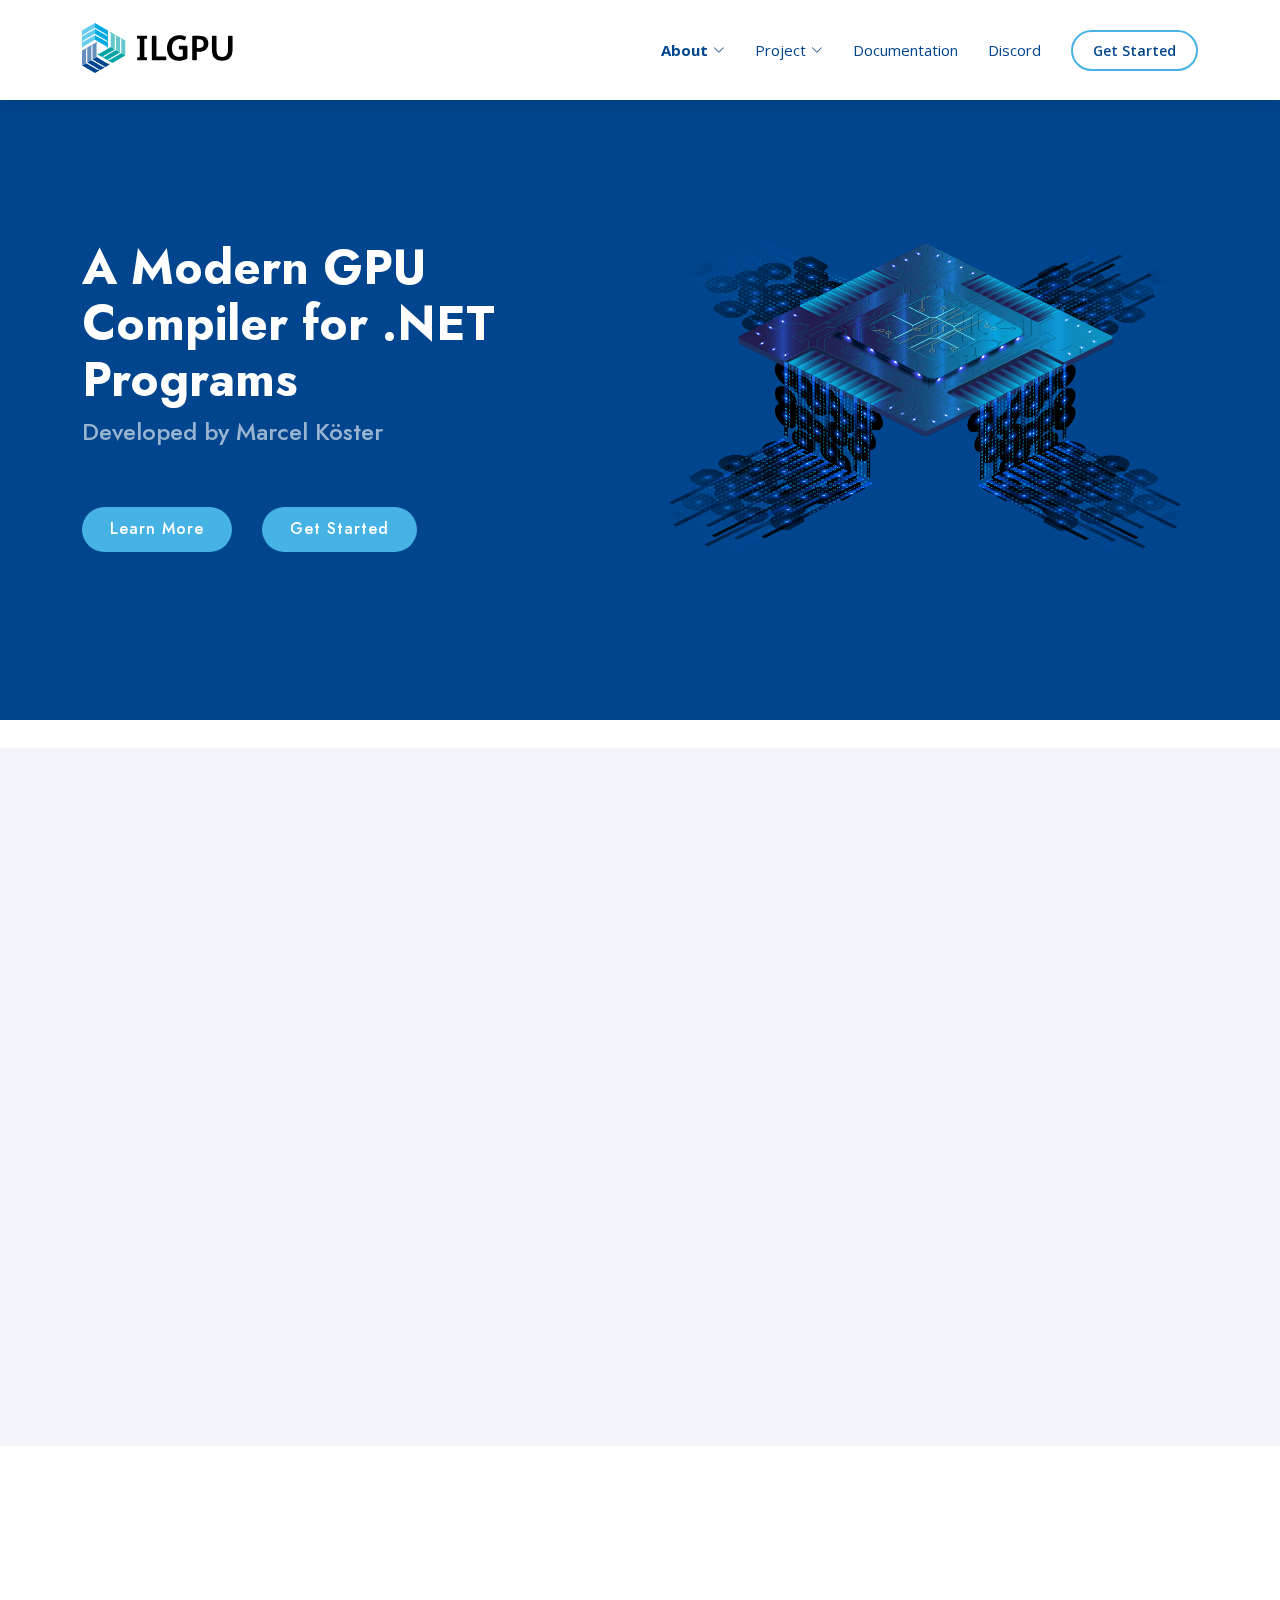
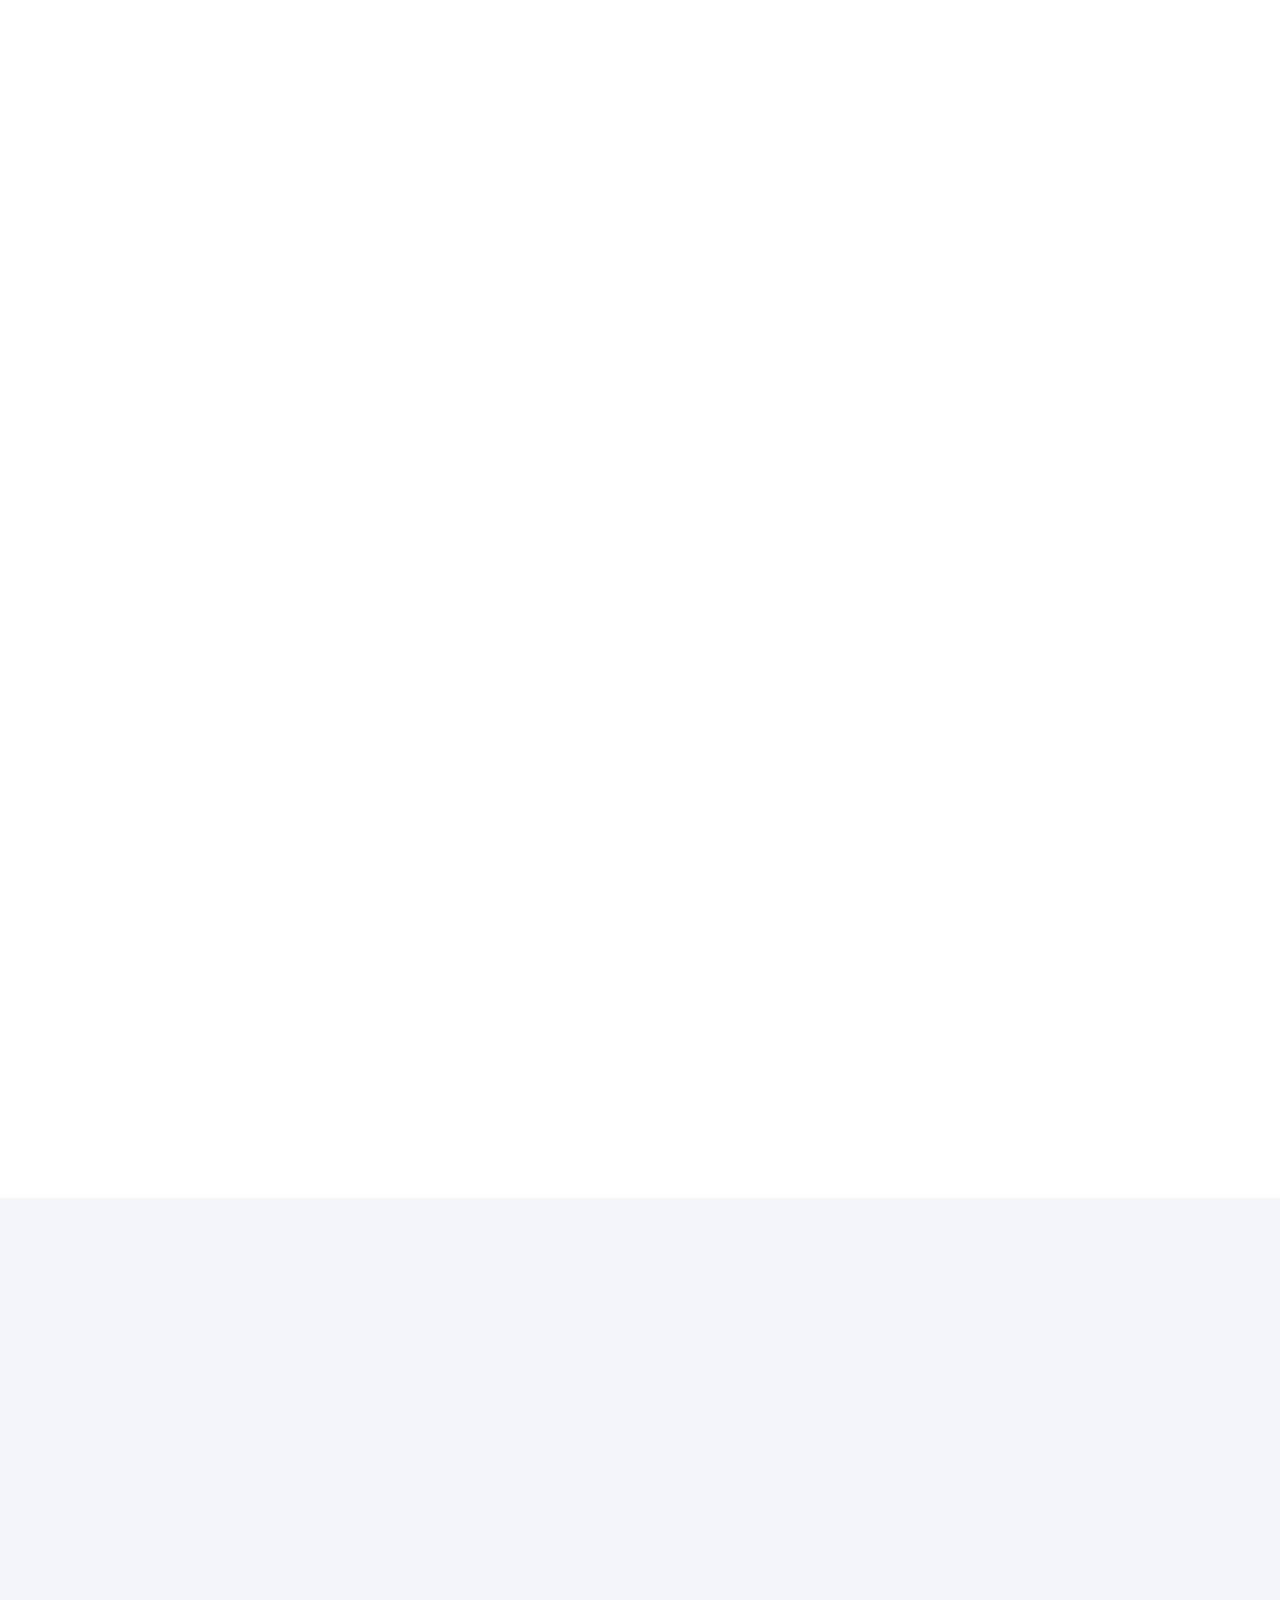
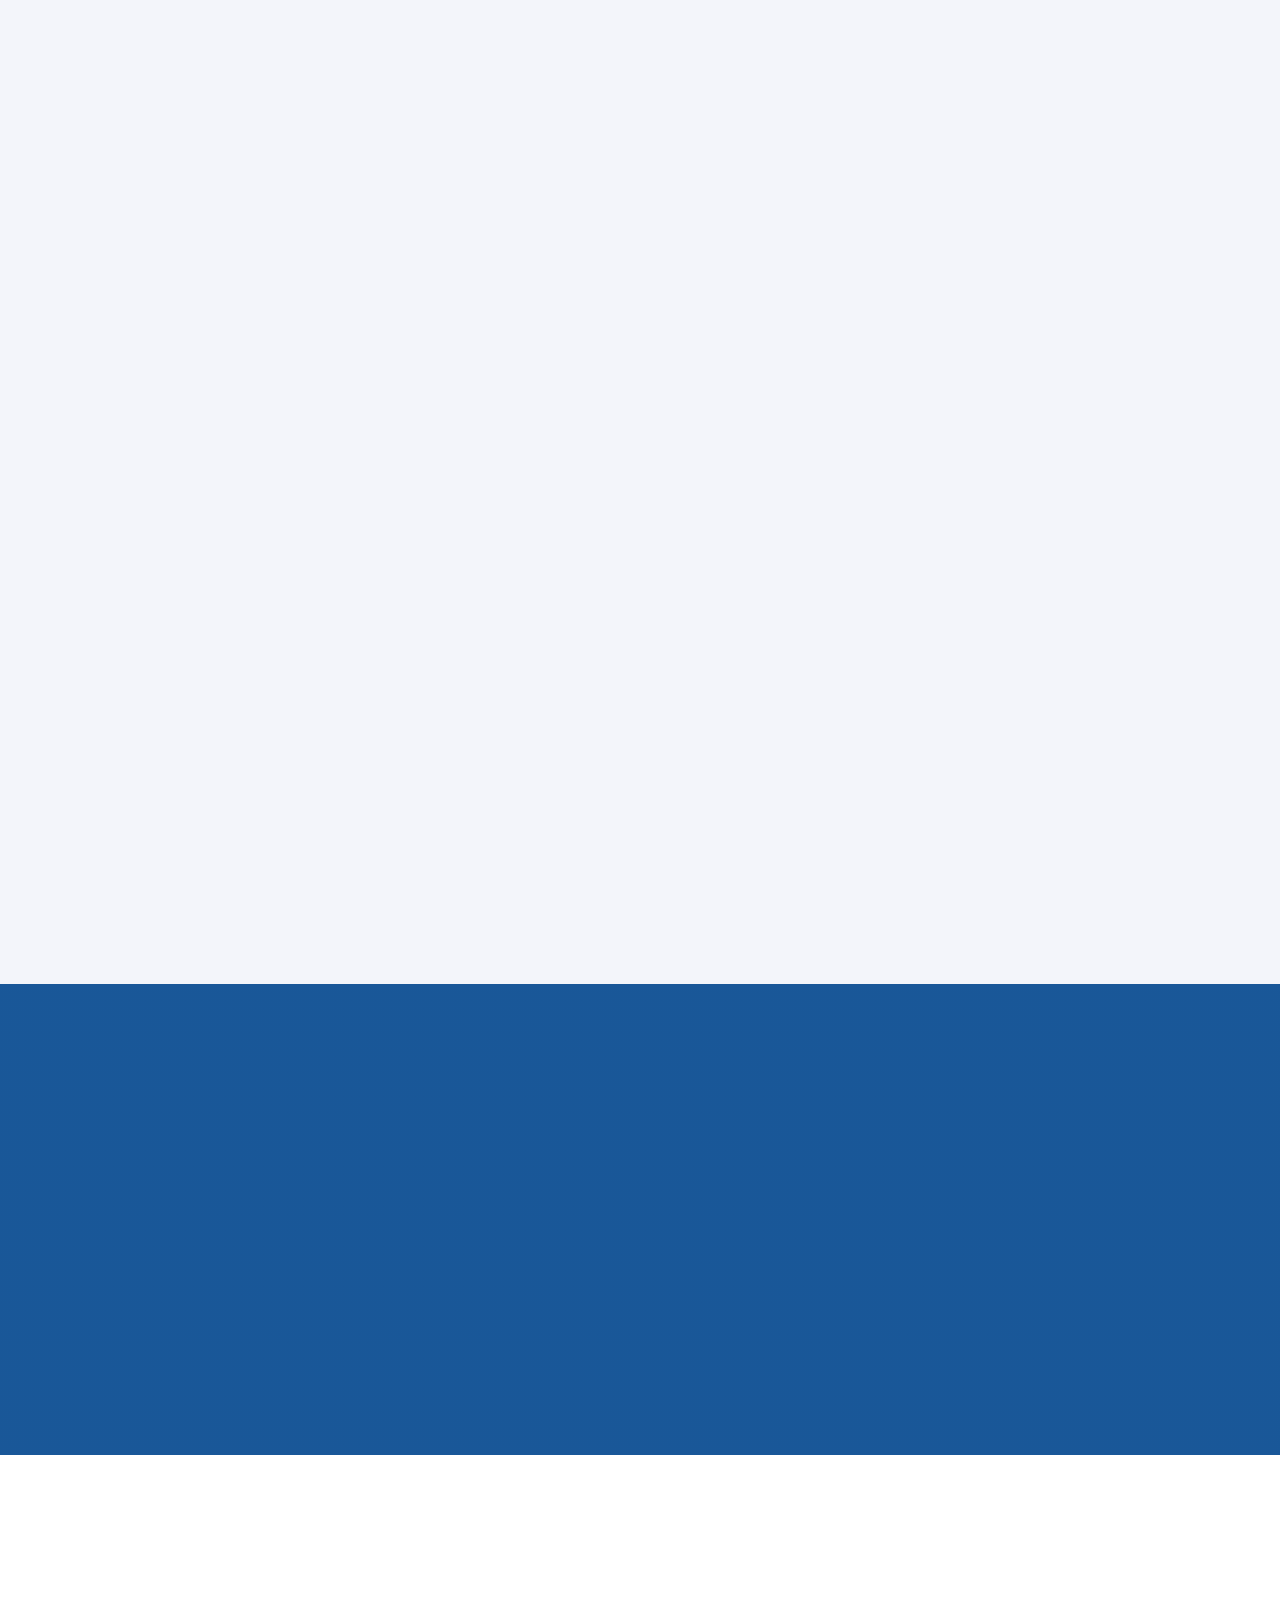
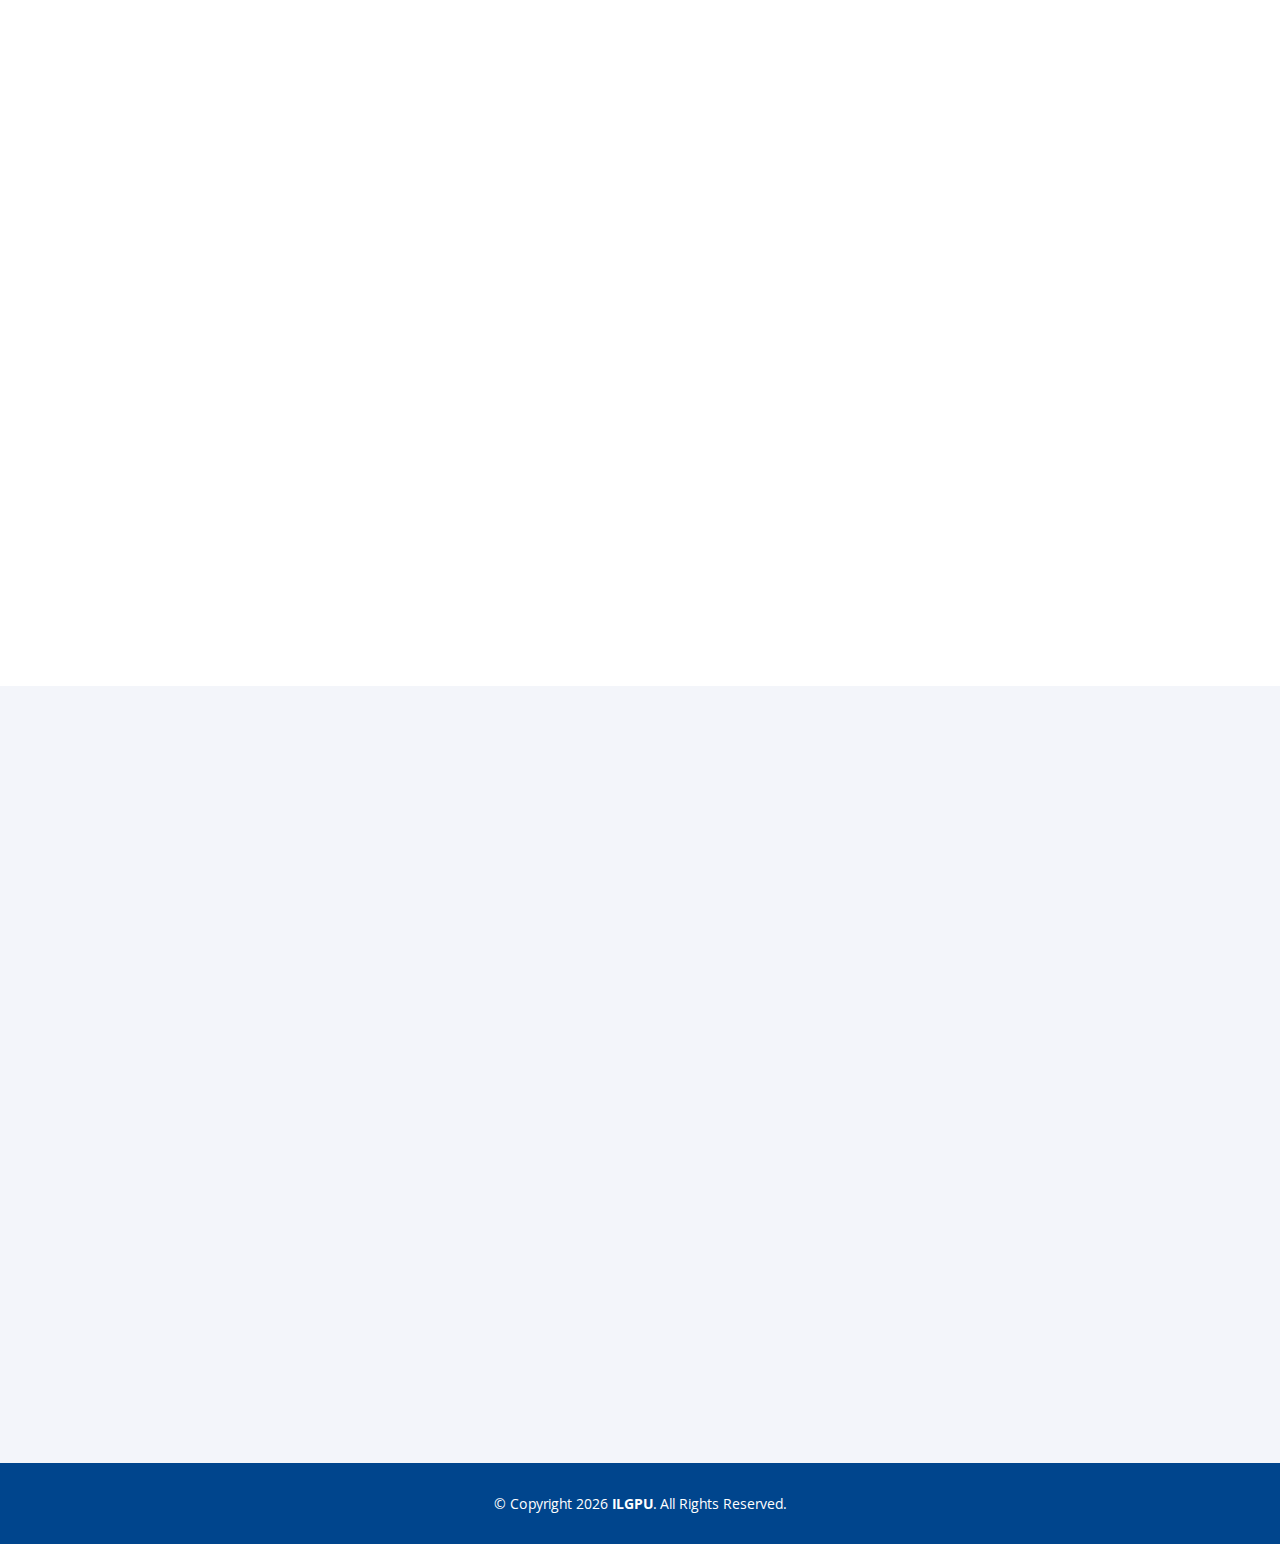
<file: index.html>
<!DOCTYPE html>
<html lang="en-US">

<head>
    <meta charset="utf-8">
    <meta http-equiv="X-UA-Compatible" content="IE=edge">
    <meta name="viewport" content="width=device-width, initial-scale=1.0">

    <!-- Begin Jekyll SEO tag v2.8.0 -->
<title>ILGPU - A Modern GPU Compiler for .Net Programs | A modern, lightweight &amp; fast GPU compiler for high-performance .NET programs.</title>
<meta name="generator" content="Jekyll v3.9.2" />
<meta property="og:title" content="ILGPU - A Modern GPU Compiler for .Net Programs" />
<meta property="og:locale" content="en_US" />
<meta name="description" content="A modern, lightweight &amp; fast GPU compiler for high-performance .NET programs." />
<meta property="og:description" content="A modern, lightweight &amp; fast GPU compiler for high-performance .NET programs." />
<link rel="canonical" href="/" />
<meta property="og:url" content="/" />
<meta property="og:site_name" content="ILGPU - A Modern GPU Compiler for .Net Programs" />
<meta property="og:type" content="website" />
<meta name="twitter:card" content="summary" />
<meta property="twitter:title" content="ILGPU - A Modern GPU Compiler for .Net Programs" />
<script type="application/ld+json">
{"@context":"https://schema.org","@type":"WebSite","description":"A modern, lightweight &amp; fast GPU compiler for high-performance .NET programs.","headline":"ILGPU - A Modern GPU Compiler for .Net Programs","name":"ILGPU - A Modern GPU Compiler for .Net Programs","url":"/"}</script>
<!-- End Jekyll SEO tag -->
<!-- ARSHA Fonts -->
    <link href="/assets/css/fonts.css" rel="stylesheet">
    <!-- ARSHA Fonts -->

    <!-- ARSHA Vendor CSS Files -->
    <link href="/assets/vendor/aos/aos.css" rel="stylesheet">
    <link href="/assets/vendor/bootstrap/css/bootstrap.min.css" rel="stylesheet">
    <link href="/assets/vendor/bootstrap-icons/bootstrap-icons.css" rel="stylesheet">
    <link href="/assets/vendor/boxicons/css/boxicons.min.css" rel="stylesheet">
    <link href="/assets/vendor/glightbox/css/glightbox.min.css" rel="stylesheet">
    <link href="/assets/vendor/remixicon/remixicon.css" rel="stylesheet">
    <link href="/assets/vendor/swiper/swiper-bundle.min.css" rel="stylesheet">
    <!-- ARSHA Vendor CSS Files -->

    <!-- Normalize CSS -->
    <link rel="stylesheet" href="/assets/css/normalize.css">
    <!-- Normalize CSS -->

    <!-- ARSHA Template Main CSS File -->
    <link rel="stylesheet"
          href="/assets/css/sass.css">
    <!-- ARSHA Template Main CSS File -->

    <!-- custom CSS Files -->
    <link rel="stylesheet" href="/assets/css/custom.css">
    <!-- custom CSS Files --><link type="application/atom+xml" rel="alternate" href="/feed.xml" title="ILGPU - A Modern GPU Compiler for .Net Programs" /><!-- Favicons -->
<link rel="apple-touch-icon" sizes="180x180" href="/assets/img/favicon/apple-touch-icon.png">
<link rel="icon" type="image/png" sizes="32x32" href="/assets/img/favicon/favicon-32x32.png">
<link rel="icon" type="image/png" sizes="16x16" href="/assets/img/favicon/favicon-16x16.png">
<link rel="manifest" href="/assets/img/favicon/site.webmanifest">
<link rel="mask-icon" href="/assets/img/favicon/safari-pinned-tab.svg" color="#5bbad5">
<link rel="shortcut icon" href="/assets/img/favicon/favicon.ico">
<meta name="msapplication-TileColor" content="#2b5797">
<meta name="msapplication-config" content="/assets/img/favicon/browserconfig.xml">
<meta name="theme-color" content="#ffffff">
<!-- Favicons -->

<!-- Extras CSS -->
<link rel="stylesheet" href="/assets/css/site.css">
<!-- Extras CSS -->


    

</head>


<body>











<header id="header" class="fixed-top">
    <div class="container d-flex align-items-center">

        <a href="/" class="logo me-auto"></a>

        <nav id="navbar" class="navbar">
            <ul>
                <li class="dropdown">
                    <a href="#" class="active"><span>About</span> <i
                                class="bi bi-chevron-down"></i></a>
                    <ul>
                        <li><a href="/#learn-more" class="scrollto">Learn More</a></li>
                        <li><a href="/#highlights" class="scrollto">Highlights</a></li>
                        <li><a href="/#features" class="scrollto">Features</a></li>
                        <li><a href="/#news" class="scrollto">News</a></li>
                        <li><a href="/#faq" class="scrollto">FAQ</a></li>
                    </ul>
                </li>

                <li class="dropdown">
                    <a href="#"
                       class=""><span>Project</span>
                        <i class="bi bi-chevron-down"></i></a>
                    <ul>
                        <li><a target="_blank" href="https://github.com/m4rs-mt/ILGPU">Sourcecode</a></li>
                        <li><a href="/releases/">Releases</a></li>
                        <li><a href="/milestones/">Milestones</a></li>
                    </ul>
                </li>

                <li><a class="nav-link "
                       href="">Documentation</a></li>
                <li><a class="nav-link" target="_blank" href="https://discord.com/invite/X6RBCff">Discord</a></li>
                <li><a class="getstarted scrollto" href="/#cta">Get Started</a></li>
            </ul>
            <i class="bi bi-list mobile-nav-toggle"></i>
        </nav>
    </div>
</header><!-- End Header -->




<!-- ======= Hero Section ======= -->
<section id="hero" class="d-flex align-items-center">
    <div class="container">
        <div class="row">
            <div class="col-lg-6 d-flex flex-column justify-content-center pt-4 pt-lg-0 order-2 order-lg-1"
                 data-aos="fade-up" data-aos-delay="200">
                <h1>A Modern GPU Compiler for .NET Programs</h1>
                <h2>Developed by Marcel K<span id="easter-egg" onclick="easteregg()">ö</span>ster</h2>
                <div class="d-flex justify-content-center justify-content-lg-start">
                    <a href="#learn-more" class="btn-get-started btn-hero-1 scrollto">Learn More</a>
                    <a href="#cta" class="btn-get-started scrollto">Get Started</a>
                </div>
            </div>
            <div class="col-lg-6 order-1 order-lg-2 hero-img" data-aos="zoom-in" data-aos-delay="200">
                <img src="/assets/img/hero-section.png" class="img-fluid animated"
                     alt="graphics cpu">
            </div>
        </div>
    </div>
</section><!-- End Hero -->

<main id="main">
    <!-- ======= Learn More Section ======= -->
    <section id="learn-more" class="why-us section-bg">
        <div class="container-fluid" data-aos="fade-up">
            <div class="row" style="min-height: 554px !important;">
                <div class="col-lg-6 d-flex flex-column align-items-center order-2 order-lg-1 img" data-aos="zoom-in"
                     data-aos-delay="150">
                    <div class="image-holder">
                        <img src="/assets/img/learn-more.png" alt="graphics cpu">
                    </div>
                </div>
                <div class="col-lg-6 d-flex flex-column justify-content-center align-items-stretch order-1 order-lg-2">
                    <div class="content">
                        <h3>Learn more about ILGPU</h3>
                        <p>
                            A modern, lightweight & fast GPU compiler for high-performance .Net programs
                        </p>
                    </div>
                    <div class="accordion-list">
                        <ul>
                            <li>
                                <a data-bs-toggle="collapse" class="collapse"
                                   data-bs-target="#accordion-list-1"><span>•</span>What is ILGPU?<i
                                            class="bx bx-chevron-down icon-show"></i><i
                                            class="bx bx-chevron-up icon-close"></i></a>
                                <div id="accordion-list-1" class="collapse show" data-bs-parent=".accordion-list">
                                    <p>
                                        ILGPU is a new JIT (just-in-time) compiler for high-performance GPU programs
                                        (also known as kernels) written in .Net-based languages. ILGPU is completely
                                        written in C# without any native dependencies which allows you to write GPU
                                        programs that are truly portable.
                                    </p>
                                </div>
                            </li>
                            <li>
                                <a data-bs-toggle="collapse" data-bs-target="#accordion-list-2" class="collapsed"><span>•</span>What
                                    does ILGPU do?<i class="bx bx-chevron-down icon-show"></i><i
                                            class="bx bx-chevron-up icon-close"></i></a>
                                <div id="accordion-list-2" class="collapse" data-bs-parent=".accordion-list">
                                    <p>
                                        It combines the convenience of C++ AMP with the high performance of CUDA.
                                        Functions in the scope of kernels do not have to be annotated (e.g. default C#
                                        functions) and are allowed to work on value types. All kernels (including all
                                        hardware features like shared memory, atomics and warp shuffles) can be executed
                                        and debugged on the CPU using the integrated multi-threaded CPU accelerator.
                                    </p>
                                </div>
                            </li>
                            <li>
                                <a data-bs-toggle="collapse" data-bs-target="#accordion-list-3" class="collapsed"><span>•</span>Do
                                    I need to pay for ILGPU?<i class="bx bx-chevron-down icon-show"></i><i
                                            class="bx bx-chevron-up icon-close"></i></a>
                                <div id="accordion-list-3" class="collapse" data-bs-parent=".accordion-list">
                                    <p>
                                        Nope! ILGPU is released under the University of Illinois/NCSA Open Source
                                        License. It is a free project and open-source project supported mainly by
                                        <a href="https://www.gresearch.co.uk/"
                                           style="display: inline; padding-right: unset; font-weight: 400; font-size: 1rem;"
                                           target="_blank">G-Research</a>. Support the project with contributions or a
                                        small donation in order
                                        to speed up the development process and to keep the project alive.
                                    </p>
                                </div>
                            </li>
                        </ul>
                    </div>
                </div>
            </div>
        </div>
    </section><!-- End Learn More Section -->

    <!-- ======= Highlights Section ======= -->
    <section id="highlights" class="services">
        <div class="container" data-aos="fade-up">
            <div class="section-title">
                <h2>Highlights</h2>
            </div>
            <div class="row" data-aos="fade-up">
                <div class="col-xl-3 col-md-6 d-flex align-items-stretch">
                    <div class="icon-box">
                        <div class="icon"><i class="bx bxs-zap"></i></div>
                        <h4><a>High Performance</a></h4>
                        <p>High performance kernel compilation, dispatch and execution times. Furthermore, type-safe
                            kernel delegates avoid boxing.</p>
                    </div>
                </div>
                <div class="col-xl-3 col-md-6 d-flex align-items-stretch mt-4 mt-md-0">
                    <div class="icon-box">
                        <div class="icon"><i class="bx bx-sort-alt-2"></i></div>
                        <h4><a>High Convenience</a></h4>
                        <p>Use the power of C# or VB.Net to write high-level kernels and execute them on the GPU. No
                            need to program C++, Cuda or OpenCL.</p>
                    </div>
                </div>
                <div class="col-xl-3 col-md-6 d-flex align-items-stretch mt-4 mt-xl-0">
                    <div class="icon-box">
                        <div class="icon"><i class="bx bx-tachometer"></i></div>
                        <h4><a>CPU Accelerator</a></h4>
                        <p>Single- or multi-threaded execution of kernels on the CPU. This is also useful for debugging
                            or emulation of specific target platforms.</p>
                    </div>
                </div>
                <div class="col-xl-3 col-md-6 d-flex align-items-stretch mt-4 mt-xl-0">
                    <div class="icon-box">
                        <div class="icon"><i class="bx bxs-bug-alt"></i></div>
                        <h4><a>Advanced Debugging</a></h4>
                        <p>High-level kernel debugging using your favorite .Net debugger. Furthermore, the
                            single-threaded execution feature allows to focus on the algorithm instead of the
                            parallelism.</p>
                    </div>
                </div>
            </div>
            <div class="row">
                <div class="col-xl-3 col-md-6 d-flex align-items-stretch">
                    <div class="icon-box">
                        <div class="icon"><i class="bx bxs-no-entry"></i></div>
                        <h4><a>No Function Annotations</a></h4>
                        <p>Functions do not have to be annotated in order to use them in the scope of kernels.</p>
                    </div>
                </div>
                <div class="col-xl-3 col-md-6 d-flex align-items-stretch mt-4 mt-md-0">
                    <div class="icon-box">
                        <div class="icon"><i class="bx bxs-chip"></i></div>
                        <h4><a>Any-CPU Builds</a></h4>
                        <p>Compile your applications for any CPU. ILGPU will automatically adjust everything else for
                            X86 or X64 platforms.</p>
                    </div>
                </div>
                <div class="col-xl-3 col-md-6 d-flex align-items-stretch mt-4 mt-xl-0">
                    <div class="icon-box">
                        <div class="icon"><i class="bx bx-outline"></i></div>
                        <h4><a>Implicitly Grouped Kernels</a></h4>
                        <p>Implicitly grouped kernels let you implement high-level kernels without paying attention to
                            low-level index computations or tiling.</p>
                    </div>
                </div>
                <div class="col-xl-3 col-md-6 d-flex align-items-stretch mt-4 mt-xl-0">
                    <div class="icon-box">
                        <div class="icon"><i class="bx bx-layer"></i></div>
                        <h4><a>Multi-dimensional Indices</a></h4>
                        <p>Multi-dimensional index types simplify address computations and kernel writing.</p>
                    </div>
                </div>
            </div>
            <div class="row">
                <div class="col-xl-3 col-md-6 d-flex align-items-stretch">
                    <div class="icon-box">
                        <div class="icon"><i class="bx bxs-coin-stack"></i></div>
                        <h4><a>Array Views</a></h4>
                        <p>No pointer arithmetic and dramatically simplified index computations due to views to memory
                            regions.</p>
                    </div>
                </div>
                <div class="col-xl-3 col-md-6 d-flex align-items-stretch mt-4 mt-md-0">
                    <div class="icon-box">
                        <div class="icon"><i class="bx bxs-microchip"></i></div>
                        <h4><a>Shared Memory</a></h4>
                        <p>Support for shared (scratch-pad) memory in kernels via array views. Static or dynamic
                            allocation of shared memory is supported.</p>
                    </div>
                </div>
                <div class="col-xl-3 col-md-6 d-flex align-items-stretch mt-4 mt-xl-0">
                    <div class="icon-box">
                        <div class="icon"><i class="bx bx-atom"></i></div>
                        <h4><a>Atomics and Low-Level Intrinsics</a></h4>
                        <p>Easy access to atomic functions and low-level-intrinsics like warp shuffles. All functions
                            are supported during CPU debugging.</p>
                    </div>
                </div>
                <div class="col-xl-3 col-md-6 d-flex align-items-stretch mt-4 mt-xl-0">
                    <div class="icon-box">
                        <div class="icon"><i class="bx bx-list-plus"></i></div>
                        <h4><a>High-Performance Math Functions</a></h4>
                        <p>Default math functions and operations are mapped to high-performance math functions.
                            Furthermore, there is support for fast math and forced 32bit math to avoid doubles.</p>
                    </div>
                </div>
            </div>
        </div>
    </section><!-- End Highlights Section -->

    <!-- ======= Features Comparison Section ======= -->
    <section id="features" class="section-bg">
        <div class="container" data-aos="fade-up">
            <div class="section-title">
                <h2>Features Comparison</h2>
            </div>
            <div id="chart-option">
                <div class="container">
                    <div class="row">
                        <div class="col-md-12">
                            <div class="divider"></div>
                        </div>
                    </div>
                    <div class="row header"></div>
                    <div class="row">
                        <div class="col-md-12">
                            <div class="chart">
                                <div class="features-col">
                                    <div class="header">
                                        Features
                                    </div>
                                    <div class="spec">
                                        <h4>.Net Code</h4>
                                    </div>
                                    <div class="spec">
                                        <span class="icon brankic-notice2"></span>
                                        <h4>C++ Code</h4>
                                    </div>
                                    <div class="spec">
                                        <h4>Function Annotations Required</h4>
                                    </div>
                                    <div class="spec">
                                        <h4>NVIDIA GPUs</h4>
                                    </div>
                                    <div class="spec">
                                        <h4>AMD GPUs</h4>
                                    </div>
                                    <div class="spec">
                                        <h4>Intel GPUs</h4>
                                    </div>
                                    <div class="spec">
                                        <h4>High-Level Abstractions (Implicitly Grouped Kernels, ...)</h4>
                                    </div>
                                    <div class="spec">
                                        <h4>Low-Level Intrinsics</h4>
                                    </div>
                                    <div class="spec">
                                        <h4>High-Performance Math Functions</h4>
                                    </div>
                                    <div class="spec">
                                        <h4>Cross-Platform Support</h4>
                                    </div>
                                    <div class="spec">
                                        <h4>Single-Compilation Cross-Platform Support</h4>
                                    </div>
                                    <div class="spec">
                                        <h4>Direct Multi-GPU Support</h4>
                                    </div>
                                    <div class="spec">
                                        <h4>Convenient Algorithm Debugging</h4>
                                    </div>
                                    <div class="spec">
                                        <h4>Debugging on GPU Hardware</h4>
                                    </div>
                                    <div class="spec">
                                        <h4>Kernel Profiling</h4>
                                    </div>
                                    <div class="spec">
                                        <h4>CPU Runtime</h4>
                                    </div>
                                    <div class="spec">
                                        <h4>CPU Runtime with Shared Memory and Low-Level Intrinsics</h4>
                                    </div>
                                    <div class="spec">
                                        <h4>SIMD CPU Runtime</h4>
                                    </div>
                                </div>
                                <div class="plan-col col-sm-2">
                                    <div class="header">
                                        ILGPU
                                    </div>
                                    <div class="spec">
                                        <i class='bx bx-check'></i>
                                    </div>
                                    <div class="spec">

                                    </div>
                                    <div class="spec">

                                    </div>
                                    <div class="spec">
                                        <i class='bx bx-check'></i>
                                    </div>
                                    <div class="spec">
                                        <i class='bx bx-check'></i>
                                    </div>
                                    <div class="spec">
                                        <i class='bx bx-check'></i>
                                    </div>
                                    <div class="spec">
                                        <i class='bx bx-check'></i>
                                    </div>
                                    <div class="spec">
                                        <i class='bx bx-check'></i>
                                    </div>
                                    <div class="spec">
                                        <i class='bx bx-check'></i>
                                    </div>
                                    <div class="spec">
                                        <i class='bx bx-check'></i>
                                    </div>
                                    <div class="spec">
                                        <i class='bx bx-check'></i>
                                    </div>
                                    <div class="spec">
                                        <i class='bx bx-check'></i>
                                    </div>
                                    <div class="spec">
                                        <i class='bx bx-check'></i>
                                    </div>
                                    <div class="spec">
                                        <i class='bx bx-check partial'></i>
                                    </div>
                                    <div class="spec">
                                        <i class='bx bx-check'></i>
                                    </div>
                                    <div class="spec">
                                        <i class='bx bx-check'></i>
                                    </div>
                                    <div class="spec">
                                        <i class='bx bx-check'></i>
                                    </div>
                                    <div class="spec">
                                        <i class='bx bx-check scheduled'></i>
                                    </div>
                                </div>
                                <div class="plan-col col-sm-2">
                                    <div class="header">
                                        C++ AMP
                                    </div>
                                    <div class="spec">

                                    </div>
                                    <div class="spec">
                                        <i class='bx bx-check'></i>
                                    </div>
                                    <div class="spec">
                                        <i class='bx bx-check'></i>
                                    </div>
                                    <div class="spec">
                                        <i class='bx bx-check'></i>
                                    </div>
                                    <div class="spec">
                                        <i class='bx bx-check'></i>
                                    </div>
                                    <div class="spec">
                                        <i class='bx bx-check'></i>
                                    </div>
                                    <div class="spec">
                                        <i class='bx bx-check'></i>
                                    </div>
                                    <div class="spec">

                                    </div>
                                    <div class="spec">

                                    </div>
                                    <div class="spec">
                                        <i class='bx bx-check'></i>
                                    </div>
                                    <div class="spec">

                                    </div>
                                    <div class="spec">
                                        <i class='bx bx-check partial'></i>
                                    </div>
                                    <div class="spec">
                                        <i class='bx bx-check'></i>
                                    </div>
                                    <div class="spec">

                                    </div>
                                    <div class="spec">
                                        <i class='bx bx-check'></i>
                                    </div>
                                    <div class="spec">
                                        <i class='bx bx-check'></i>
                                    </div>
                                    <div class="spec">

                                    </div>
                                    <div class="spec">
                                        <i class='bx bx-check'></i>
                                    </div>
                                </div>
                                <div class="plan-col last col-sm-2">
                                    <div class="header">
                                        Cuda
                                    </div>
                                    <div class="spec">

                                    </div>
                                    <div class="spec">
                                        <i class='bx bx-check'></i>
                                    </div>
                                    <div class="spec">
                                        <i class='bx bx-check'></i>
                                    </div>
                                    <div class="spec">
                                        <i class='bx bx-check'></i>
                                    </div>
                                    <div class="spec">

                                    </div>
                                    <div class="spec">

                                    </div>
                                    <div class="spec">

                                    </div>
                                    <div class="spec">
                                        <i class='bx bx-check'></i>
                                    </div>
                                    <div class="spec">
                                        <i class='bx bx-check'></i>
                                    </div>
                                    <div class="spec">
                                        <i class='bx bx-check'></i>
                                    </div>
                                    <div class="spec">

                                    </div>
                                    <div class="spec">
                                        <i class='bx bx-check'></i>
                                    </div>
                                    <div class="spec">

                                    </div>
                                    <div class="spec">
                                        <i class='bx bx-check'></i>
                                    </div>
                                    <div class="spec">
                                        <i class='bx bx-check'></i>
                                    </div>
                                    <div class="spec">

                                    </div>
                                    <div class="spec">

                                    </div>
                                    <div class="spec">

                                    </div>
                                </div>
                            </div>
                        </div>
                    </div>
                    <div class="row future-support">
                        <p>
                            <span class="partial">Yellow checkmarks</span> indicate partial or limited support.<br/>
                            Features marked with an <span class="scheduled">orange checkmark</span> will be available in
                            the future. Check the <a href="/#/Home/Roadmap">Roadmap</a> for
                            details.
                        </p>
                    </div>
                </div>
            </div>
        </div>
    </section><!-- End Features Comparison Section -->

    <!-- ======= Cta Section ======= -->
    <section id="cta" class="cta">
        <div class="container" data-aos="zoom-in">
            <div class="row">
                <div class="text-center text-lg-start">
                    <h3>Ready to get started?</h3>
                    <p>Take a look through the documentation, create your first ILGPU project, and join the community on
                        Discord!</p>
                </div>
            </div>
            <div class="row">
                <div class="col-lg-6">
                    <a class="cta-btn cta-btn-1" href="">Documentation</a>
                    <a class="cta-btn" href="https://github.com/m4rs-mt/ILGPU/" target="_blank"><i
                                class="bx bxl-github"></i>Github</a>
                    <a class="cta-btn" href="https://discord.com/invite/X6RBCff" target="_blank"><i
                                class="bx bxl-discord"></i>Discord</a>
                </div>
            </div>
        </div>
    </section><!-- End Cta Section -->

    <!-- ======= News Section ======= -->
    <section id="news" class="pricing">
        <div class="container" data-aos="fade-up">
            <div class="section-title">
                <h2>News</h2>
                    <p>Updates and news related to ILGPU and the community.</p>
            </div>
            <div class="row">
                
                    <div class="col-lg-4" data-aos="fade-up" data-aos-delay="100">
                        <div class="box">
                            <h5>New Talk to the Dev(s) Timeslot 2021!</h5>
                            <p class="excerpt">There will be a weekly talk-to-the-dev(s) meeting on the Discord server every Wednesday from 10-11pm Berlin Time, 8-9am Canberra Time (+1 day, Thursday), 4-5pm New York Time, 1-2pm California Time. The first meeting using the updated time slot will take place on March 3rd 2021.</p>
                            
                            <a href="/dev-talk" class="buy-btn">Full Article</a>
                        </div>
                    </div>
                
                    <div class="col-lg-4" data-aos="fade-up" data-aos-delay="100">
                        <div class="box">
                            <h5>Enhanced Progress Visibility</h5>
                            <p class="excerpt">Starting in February 2021, an updated ILGPU version will be available every 6-8 weeks. As the community grows, new
features will be explicitly tracked on the GitHub issues page and are linked
to their appropriate milestone to which they belong.

</p>
                            
                            <a href="/enhanced" class="buy-btn">Full Article</a>
                        </div>
                    </div>
                
                    <div class="col-lg-4" data-aos="fade-up" data-aos-delay="100">
                        <div class="box">
                            <h5>Major version released February 15th, 2021</h5>
                            <p class="excerpt">The new stable version offers significant performance improvements of the generated kernel programs and contains critical resource de-allocation fixes. It is strongly recommended to upgrade to this version as soon as possible to avoid resource and GC related de-allocation issues.</p>
                            
                            <a href="/new-version" class="buy-btn">Full Article</a>
                        </div>
                    </div>
                
            </div>
        </div>
    </section><!-- End News Section -->

    <!-- ======= Frequently Asked Questions Section ======= -->
    <section id="faq" class="faq section-bg">
        <div class="container" data-aos="fade-up">
            <div class="section-title">
                <h2>Frequently Asked Questions</h2>
            </div>
            <div class="faq-list">
                <ul>
                    <li>
                        <i class="bx bx-help-circle icon-help"></i> <a data-bs-toggle="collapse" class="collapse"
                                                                       data-bs-target="#faq-list-1">Are exceptions
                            supported? <i class="bx bx-chevron-down icon-show"></i><i
                                    class="bx bx-chevron-up icon-close"></i></a>
                        <div id="faq-list-1" class="collapse show" data-bs-parent=".faq-list">
                            <p>
                                Exceptions require support for exception handlers and a limited support for reference
                                types. Changes of the "intended" control flow (which can be caused by exceptions) are
                                currently not supported. However, there might be a conversion phase in the future that
                                converts several exceptions into debug assertions.
                            </p>
                        </div>
                    </li>
                    <li>
                        <i class="bx bx-help-circle icon-help"></i> <a data-bs-toggle="collapse"
                                                                       data-bs-target="#faq-list-2" class="collapsed">What
                            about debug assertions? <i class="bx bx-chevron-down icon-show"></i><i
                                    class="bx bx-chevron-up icon-close"></i></a>
                        <div id="faq-list-2" class="collapse" data-bs-parent=".faq-list">
                            <p>
                                Debug assertions are supported on all accelerators and can be enabled via one of the
                                Context flags.
                            </p>
                        </div>
                    </li>
                    <li>
                        <i class="bx bx-help-circle icon-help"></i> <a data-bs-toggle="collapse"
                                                                       data-bs-target="#faq-list-3" class="collapsed">Are
                            class types supported? And what about lambda functions? <i
                                    class="bx bx-chevron-down icon-show"></i><i class="bx bx-chevron-up icon-close"></i></a>
                        <div id="faq-list-3" class="collapse" data-bs-parent=".faq-list">
                            <p>
                                Reference types are currently not supported. However, a limited support for reference
                                types will be added in the future. This will also allow the implementation of delegates.

                                Lambda functions (or delegates in general) are currently not supported since they
                                require a limited support for reference types and custom code-transformation passes.
                                Support for lambda functions will be added in the future.
                            </p>
                        </div>
                    </li>
                    <li>
                        <i class="bx bx-help-circle icon-help"></i> <a data-bs-toggle="collapse"
                                                                       data-bs-target="#faq-list-4" class="collapsed">Can
                            I debug a kernel on the GPU? <i class="bx bx-chevron-down icon-show"></i><i
                                    class="bx bx-chevron-up icon-close"></i></a>
                        <div id="faq-list-4" class="collapse" data-bs-parent=".faq-list">
                            <p>
                                There is basic support for hardware-based kernel debugging and profiling. However,
                                CPU-based kernel debugging is recommended in all cases due to the advanced debugging and
                                testing capabilities.
                            </p>
                        </div>
                    </li>
                    <li>
                        <i class="bx bx-help-circle icon-help"></i> <a data-bs-toggle="collapse"
                                                                       data-bs-target="#faq-list-5" class="collapsed">What
                            about .Net Standard support? <i class="bx bx-chevron-down icon-show"></i><i
                                    class="bx bx-chevron-up icon-close"></i></a>
                        <div id="faq-list-5" class="collapse" data-bs-parent=".faq-list">
                            <p>
                                The new ILGPU version supports .Net 4.7 and .Net Standard 2.1 (e.g. .Net Core 3.1/.Net
                                5.0).
                            </p>
                        </div>
                    </li>
                    <li>
                        <i class="bx bx-help-circle icon-help"></i> <a data-bs-toggle="collapse"
                                                                       data-bs-target="#faq-list-6" class="collapsed">What
                            about Linux and Mac support? <i class="bx bx-chevron-down icon-show"></i><i
                                    class="bx bx-chevron-up icon-close"></i></a>
                        <div id="faq-list-6" class="collapse" data-bs-parent=".faq-list">
                            <p>
                                ILGPU supports .Net Core, which allows writing portable .Net applications. Since ILGPU
                                is written in C# and does not rely on native libraries in the current version, kernels
                                can be run on all .Net Core/.Net 5 compatible platforms. This allows you to compile your
                                application (including GPU code) only once.
                            </p>
                        </div>
                    </li>
                </ul>
            </div>
        </div>
    </section><!-- End Frequently Asked Questions Section -->

</main><!-- End #main -->


<!-- ======= Footer ======= -->
<footer id="footer">
    <div class="container footer-bottom clearfix text-center">
        <div>
            &copy; Copyright
            <script type="text/javascript">document.write(String(new Date().getFullYear()));</script>
            <strong><span>ILGPU</span></strong>. All Rights Reserved.
        </div>
        
        
        
    </div>
</footer><!-- End Footer -->

<div id="preloader"></div>
<!-- loading Spinner -->

<a href="#" class="back-to-top d-flex align-items-center justify-content-center">
    <i class="bi bi-arrow-up-short"></i>
</a>
<!-- Go to Top button -->

<!-- ARSHA Vendor JS Files -->
<script defer src="/assets/vendor/aos/aos.js"></script>
<script defer src="/assets/vendor/bootstrap/js/bootstrap.bundle.min.js"></script>
<script defer src="/assets/vendor/glightbox/js/glightbox.min.js"></script>
<script defer src="/assets/vendor/isotope-layout/isotope.pkgd.min.js"></script>
<script defer src="/assets/vendor/swiper/swiper-bundle.min.js"></script>
<script defer src="/assets/vendor/waypoints/noframework.waypoints.js"></script>
<script defer src="/assets/vendor/php-email-form/validate.js"></script>
<!-- ARSHA Vendor JS Files -->

<!-- ARSHA Template Main JS File -->
<script defer src="/assets/js/main.js"></script>
<!-- ARSHA Template Main JS File -->



    <!-- Easter Egg JS -->
<script defer src="/assets/js/easter-egg.js"></script>
<!-- Easter Egg JS -->



</body>

</html>
</file>
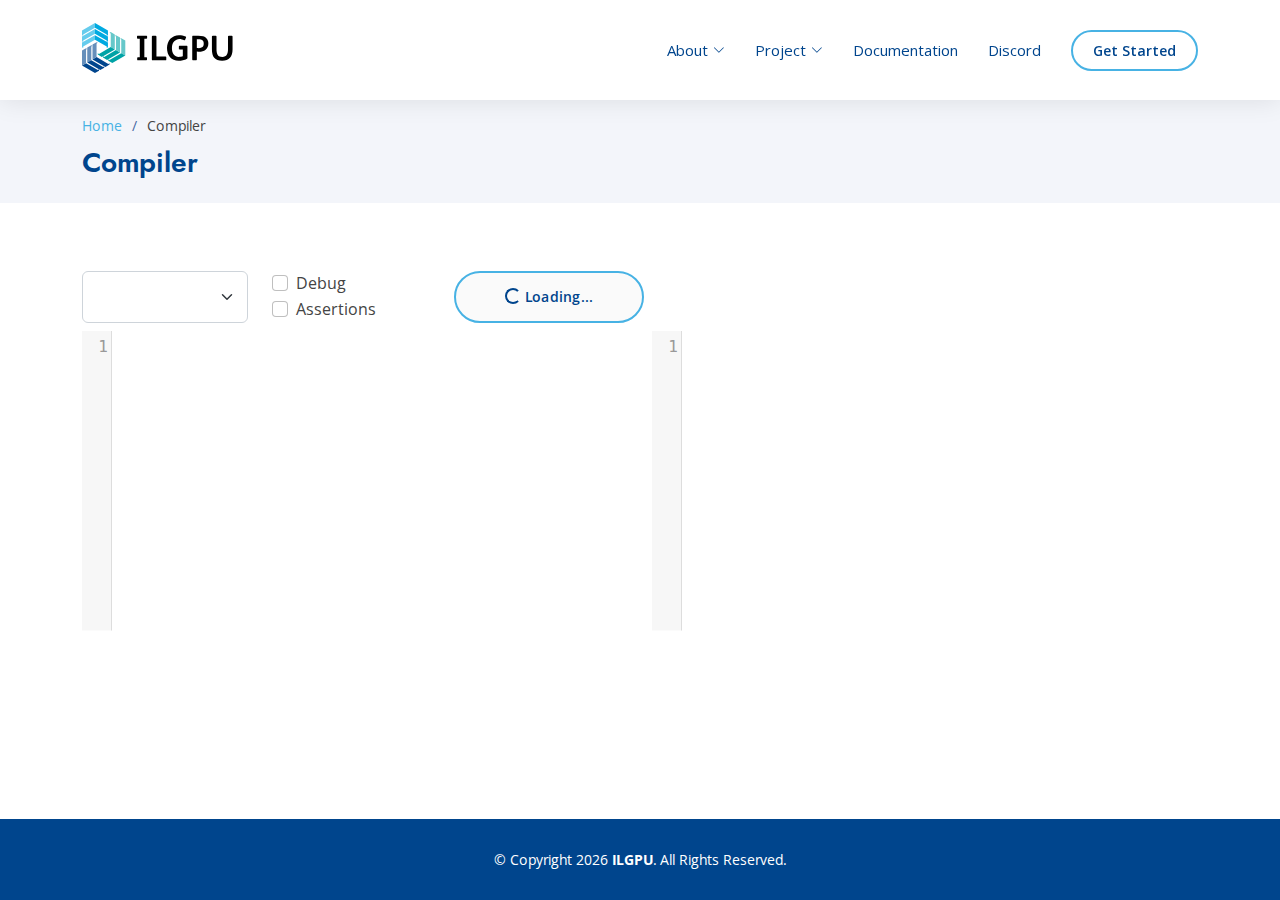
<file: compiler/index.html>
<!DOCTYPE html>
<html lang="en-US">

<head>
    <meta charset="utf-8">
    <meta http-equiv="X-UA-Compatible" content="IE=edge">
    <meta name="viewport" content="width=device-width, initial-scale=1.0">

    <!-- Begin Jekyll SEO tag v2.8.0 -->
<title>Compiler | ILGPU - A Modern GPU Compiler for .Net Programs</title>
<meta name="generator" content="Jekyll v3.9.2" />
<meta property="og:title" content="Compiler" />
<meta property="og:locale" content="en_US" />
<meta name="description" content="A modern, lightweight &amp; fast GPU compiler for high-performance .NET programs." />
<meta property="og:description" content="A modern, lightweight &amp; fast GPU compiler for high-performance .NET programs." />
<link rel="canonical" href="/compiler/" />
<meta property="og:url" content="/compiler/" />
<meta property="og:site_name" content="ILGPU - A Modern GPU Compiler for .Net Programs" />
<meta property="og:type" content="website" />
<meta name="twitter:card" content="summary" />
<meta property="twitter:title" content="Compiler" />
<script type="application/ld+json">
{"@context":"https://schema.org","@type":"WebPage","description":"A modern, lightweight &amp; fast GPU compiler for high-performance .NET programs.","headline":"Compiler","url":"/compiler/"}</script>
<!-- End Jekyll SEO tag -->
<!-- ARSHA Fonts -->
    <link href="/assets/css/fonts.css" rel="stylesheet">
    <!-- ARSHA Fonts -->

    <!-- ARSHA Vendor CSS Files -->
    <link href="/assets/vendor/aos/aos.css" rel="stylesheet">
    <link href="/assets/vendor/bootstrap/css/bootstrap.min.css" rel="stylesheet">
    <link href="/assets/vendor/bootstrap-icons/bootstrap-icons.css" rel="stylesheet">
    <link href="/assets/vendor/boxicons/css/boxicons.min.css" rel="stylesheet">
    <link href="/assets/vendor/glightbox/css/glightbox.min.css" rel="stylesheet">
    <link href="/assets/vendor/remixicon/remixicon.css" rel="stylesheet">
    <link href="/assets/vendor/swiper/swiper-bundle.min.css" rel="stylesheet">
    <!-- ARSHA Vendor CSS Files -->

    <!-- Normalize CSS -->
    <link rel="stylesheet" href="/assets/css/normalize.css">
    <!-- Normalize CSS -->

    <!-- ARSHA Template Main CSS File -->
    <link rel="stylesheet"
          href="/assets/css/sass.css">
    <!-- ARSHA Template Main CSS File -->

    <!-- custom CSS Files -->
    <link rel="stylesheet" href="/assets/css/custom.css">
    <!-- custom CSS Files --><link type="application/atom+xml" rel="alternate" href="/feed.xml" title="ILGPU - A Modern GPU Compiler for .Net Programs" /><!-- Favicons -->
<link rel="apple-touch-icon" sizes="180x180" href="/assets/img/favicon/apple-touch-icon.png">
<link rel="icon" type="image/png" sizes="32x32" href="/assets/img/favicon/favicon-32x32.png">
<link rel="icon" type="image/png" sizes="16x16" href="/assets/img/favicon/favicon-16x16.png">
<link rel="manifest" href="/assets/img/favicon/site.webmanifest">
<link rel="mask-icon" href="/assets/img/favicon/safari-pinned-tab.svg" color="#5bbad5">
<link rel="shortcut icon" href="/assets/img/favicon/favicon.ico">
<meta name="msapplication-TileColor" content="#2b5797">
<meta name="msapplication-config" content="/assets/img/favicon/browserconfig.xml">
<meta name="theme-color" content="#ffffff">
<!-- Favicons -->

<!-- Extras CSS -->
<link rel="stylesheet" href="/assets/css/site.css">
<!-- Extras CSS -->


    
        <!-- Extras CSS -->
<link rel="stylesheet" href="/assets/compiler/css/show-hint.css">
<link rel="stylesheet" href="/assets/compiler/css/codemirror.css">
<link rel="stylesheet" href="/assets/compiler/css/compiler.css">
<!-- Extras CSS -->
<link rel="modulepreload" href="/assets/compiler/main.js" />
<link rel="modulepreload" href="/assets/compiler/dotnet.js" />

    

</head>


<body>











<header id="header" class="fixed-top">
    <div class="container d-flex align-items-center">

        <a href="/" class="logo me-auto"></a>

        <nav id="navbar" class="navbar">
            <ul>
                <li class="dropdown">
                    <a href="#" class=""><span>About</span> <i
                                class="bi bi-chevron-down"></i></a>
                    <ul>
                        <li><a href="/#learn-more" class="scrollto">Learn More</a></li>
                        <li><a href="/#highlights" class="scrollto">Highlights</a></li>
                        <li><a href="/#features" class="scrollto">Features</a></li>
                        <li><a href="/#news" class="scrollto">News</a></li>
                        <li><a href="/#faq" class="scrollto">FAQ</a></li>
                    </ul>
                </li>

                <li class="dropdown">
                    <a href="#"
                       class=""><span>Project</span>
                        <i class="bi bi-chevron-down"></i></a>
                    <ul>
                        <li><a target="_blank" href="https://github.com/m4rs-mt/ILGPU">Sourcecode</a></li>
                        <li><a href="/releases/">Releases</a></li>
                        <li><a href="/milestones/">Milestones</a></li>
                    </ul>
                </li>

                <li><a class="nav-link "
                       href="">Documentation</a></li>
                <li><a class="nav-link" target="_blank" href="https://discord.com/invite/X6RBCff">Discord</a></li>
                <li><a class="getstarted scrollto" href="/#cta">Get Started</a></li>
            </ul>
            <i class="bi bi-list mobile-nav-toggle"></i>
        </nav>
    </div>
</header><!-- End Header -->



<main id="main">
    


<!-- ======= Breadcrumbs ======= -->
<section id="breadcrumbs" class="breadcrumbs">
    <div class="container">
        <ol>
            <li><a href="/">Home</a></li>
            <li>Compiler</li>
        </ol>
        <h2>Compiler</h2>
    </div>
</section><!-- End Breadcrumbs -->


    
        <section class="inner-page">

    <div class="container">
        
        <div class="row my-2">
            <div class="col-md-2 col-4">
                <select class="form-select h-100" id="optimizationLevel"></select>
            </div>
            <div class="col-md-2 col-4">
                <div class="form-check">
                    <input class="form-check-input" type="checkbox" value="" id="flexCheckDebug">
                    <label class="form-check-label" for="flexCheckDebug">
                        Debug
                    </label>
                </div>
                <div class="form-check">
                    <input class="form-check-input" type="checkbox" value="" id="flexCheckAssertions">
                    <label class="form-check-label" for="flexCheckAssertions">
                        Assertions
                    </label>
                </div>
            </div>
            <button id="compile" class="btn-compile col-md-2 col-3 mx-1" disabled>
                    <span class="spinner-border spinner-border-sm" role="status" aria-hidden="true"></span>
                    Loading...
            </button>
        </div>
        
        <div class="row">
            <div class="col-md-6 col-12">
                <textarea id="source">
                </textarea>
            </div>
            <div class="col-md-6 col-12">
                <textarea id="output">
                </textarea>
            </div>
        </div>
    </div>

</section>
    
</main><!-- End #main -->
<!-- ======= Footer ======= -->
<footer id="footer">
    <div class="container footer-bottom clearfix text-center">
        <div>
            &copy; Copyright
            <script type="text/javascript">document.write(String(new Date().getFullYear()));</script>
            <strong><span>ILGPU</span></strong>. All Rights Reserved.
        </div>
        
        
        
    </div>
</footer><!-- End Footer -->

<div id="preloader"></div>
<!-- loading Spinner -->

<a href="#" class="back-to-top d-flex align-items-center justify-content-center">
    <i class="bi bi-arrow-up-short"></i>
</a>
<!-- Go to Top button -->

<!-- ARSHA Vendor JS Files -->
<script defer src="/assets/vendor/aos/aos.js"></script>
<script defer src="/assets/vendor/bootstrap/js/bootstrap.bundle.min.js"></script>
<script defer src="/assets/vendor/glightbox/js/glightbox.min.js"></script>
<script defer src="/assets/vendor/isotope-layout/isotope.pkgd.min.js"></script>
<script defer src="/assets/vendor/swiper/swiper-bundle.min.js"></script>
<script defer src="/assets/vendor/waypoints/noframework.waypoints.js"></script>
<script defer src="/assets/vendor/php-email-form/validate.js"></script>
<!-- ARSHA Vendor JS Files -->

<!-- ARSHA Template Main JS File -->
<script defer src="/assets/js/main.js"></script>
<!-- ARSHA Template Main JS File -->



    <!-- Compiler JS -->
<script src="/assets/compiler/codemirror.js"></script>
<script src="/assets/compiler/matchbrackets.js"></script>
<script src="/assets/compiler/show-hint.js"></script>
<script src="/assets/compiler/clike.js"></script>
<script>
    var editor = CodeMirror.fromTextArea(document.getElementById("source"), {
        lineNumbers: true,
        matchBrackets: true,
        mode: "text/x-csharp"
    });

    var output = CodeMirror.fromTextArea(document.getElementById("output"), {
        lineNumbers: true,
        matchBrackets: true,
        readOnly: true,
        mode: "text/x-csharp"
    });
</script>
<script type="module" src="/assets/compiler/main.js" ></script>
<script type="module" src="/assets/compiler/dotnet.js" ></script>

<!-- Compiler JS -->



</body>

</html>
</file>
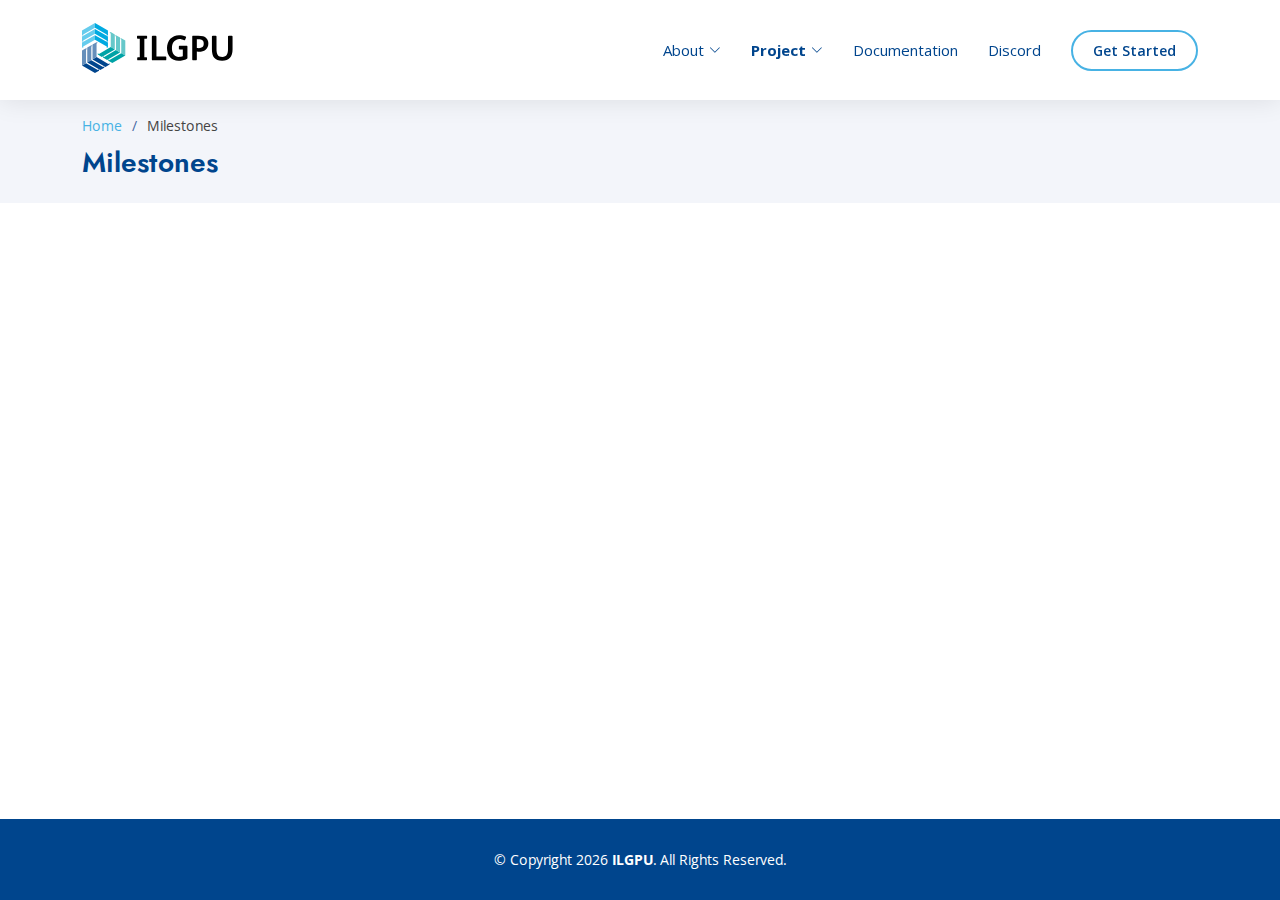
<file: milestones/index.html>
<!DOCTYPE html>
<html lang="en-US">

<head>
    <meta charset="utf-8">
    <meta http-equiv="X-UA-Compatible" content="IE=edge">
    <meta name="viewport" content="width=device-width, initial-scale=1.0">

    <!-- Begin Jekyll SEO tag v2.8.0 -->
<title>Milestones | ILGPU - A Modern GPU Compiler for .Net Programs</title>
<meta name="generator" content="Jekyll v3.9.2" />
<meta property="og:title" content="Milestones" />
<meta property="og:locale" content="en_US" />
<meta name="description" content="A modern, lightweight &amp; fast GPU compiler for high-performance .NET programs." />
<meta property="og:description" content="A modern, lightweight &amp; fast GPU compiler for high-performance .NET programs." />
<link rel="canonical" href="/milestones/" />
<meta property="og:url" content="/milestones/" />
<meta property="og:site_name" content="ILGPU - A Modern GPU Compiler for .Net Programs" />
<meta property="og:type" content="website" />
<meta name="twitter:card" content="summary" />
<meta property="twitter:title" content="Milestones" />
<script type="application/ld+json">
{"@context":"https://schema.org","@type":"WebPage","description":"A modern, lightweight &amp; fast GPU compiler for high-performance .NET programs.","headline":"Milestones","url":"/milestones/"}</script>
<!-- End Jekyll SEO tag -->
<!-- ARSHA Fonts -->
    <link href="/assets/css/fonts.css" rel="stylesheet">
    <!-- ARSHA Fonts -->

    <!-- ARSHA Vendor CSS Files -->
    <link href="/assets/vendor/aos/aos.css" rel="stylesheet">
    <link href="/assets/vendor/bootstrap/css/bootstrap.min.css" rel="stylesheet">
    <link href="/assets/vendor/bootstrap-icons/bootstrap-icons.css" rel="stylesheet">
    <link href="/assets/vendor/boxicons/css/boxicons.min.css" rel="stylesheet">
    <link href="/assets/vendor/glightbox/css/glightbox.min.css" rel="stylesheet">
    <link href="/assets/vendor/remixicon/remixicon.css" rel="stylesheet">
    <link href="/assets/vendor/swiper/swiper-bundle.min.css" rel="stylesheet">
    <!-- ARSHA Vendor CSS Files -->

    <!-- Normalize CSS -->
    <link rel="stylesheet" href="/assets/css/normalize.css">
    <!-- Normalize CSS -->

    <!-- ARSHA Template Main CSS File -->
    <link rel="stylesheet"
          href="/assets/css/sass.css">
    <!-- ARSHA Template Main CSS File -->

    <!-- custom CSS Files -->
    <link rel="stylesheet" href="/assets/css/custom.css">
    <!-- custom CSS Files --><link type="application/atom+xml" rel="alternate" href="/feed.xml" title="ILGPU - A Modern GPU Compiler for .Net Programs" /><!-- Favicons -->
<link rel="apple-touch-icon" sizes="180x180" href="/assets/img/favicon/apple-touch-icon.png">
<link rel="icon" type="image/png" sizes="32x32" href="/assets/img/favicon/favicon-32x32.png">
<link rel="icon" type="image/png" sizes="16x16" href="/assets/img/favicon/favicon-16x16.png">
<link rel="manifest" href="/assets/img/favicon/site.webmanifest">
<link rel="mask-icon" href="/assets/img/favicon/safari-pinned-tab.svg" color="#5bbad5">
<link rel="shortcut icon" href="/assets/img/favicon/favicon.ico">
<meta name="msapplication-TileColor" content="#2b5797">
<meta name="msapplication-config" content="/assets/img/favicon/browserconfig.xml">
<meta name="theme-color" content="#ffffff">
<!-- Favicons -->

<!-- Extras CSS -->
<link rel="stylesheet" href="/assets/css/site.css">
<!-- Extras CSS -->


    

</head>


<body>











<header id="header" class="fixed-top">
    <div class="container d-flex align-items-center">

        <a href="/" class="logo me-auto"></a>

        <nav id="navbar" class="navbar">
            <ul>
                <li class="dropdown">
                    <a href="#" class=""><span>About</span> <i
                                class="bi bi-chevron-down"></i></a>
                    <ul>
                        <li><a href="/#learn-more" class="scrollto">Learn More</a></li>
                        <li><a href="/#highlights" class="scrollto">Highlights</a></li>
                        <li><a href="/#features" class="scrollto">Features</a></li>
                        <li><a href="/#news" class="scrollto">News</a></li>
                        <li><a href="/#faq" class="scrollto">FAQ</a></li>
                    </ul>
                </li>

                <li class="dropdown">
                    <a href="#"
                       class="active"><span>Project</span>
                        <i class="bi bi-chevron-down"></i></a>
                    <ul>
                        <li><a target="_blank" href="https://github.com/m4rs-mt/ILGPU">Sourcecode</a></li>
                        <li><a href="/releases/">Releases</a></li>
                        <li><a href="/milestones/">Milestones</a></li>
                    </ul>
                </li>

                <li><a class="nav-link "
                       href="">Documentation</a></li>
                <li><a class="nav-link" target="_blank" href="https://discord.com/invite/X6RBCff">Discord</a></li>
                <li><a class="getstarted scrollto" href="/#cta">Get Started</a></li>
            </ul>
            <i class="bi bi-list mobile-nav-toggle"></i>
        </nav>
    </div>
</header><!-- End Header -->



<main id="main">
    


<!-- ======= Breadcrumbs ======= -->
<section id="breadcrumbs" class="breadcrumbs">
    <div class="container">
        <ol>
            <li><a href="/">Home</a></li>
            <li>Milestones</li>
        </ol>
        <h2>Milestones</h2>
    </div>
</section><!-- End Breadcrumbs -->


    
        <!-- ======= Inner Page Section ======= -->
<section class="inner-page">
    <div class="container">
        <ul>
            
        </ul>
    </div>
</section><!-- End Inner Page Section -->

    
</main><!-- End #main -->
<!-- ======= Footer ======= -->
<footer id="footer">
    <div class="container footer-bottom clearfix text-center">
        <div>
            &copy; Copyright
            <script type="text/javascript">document.write(String(new Date().getFullYear()));</script>
            <strong><span>ILGPU</span></strong>. All Rights Reserved.
        </div>
        
        
        
    </div>
</footer><!-- End Footer -->

<div id="preloader"></div>
<!-- loading Spinner -->

<a href="#" class="back-to-top d-flex align-items-center justify-content-center">
    <i class="bi bi-arrow-up-short"></i>
</a>
<!-- Go to Top button -->

<!-- ARSHA Vendor JS Files -->
<script defer src="/assets/vendor/aos/aos.js"></script>
<script defer src="/assets/vendor/bootstrap/js/bootstrap.bundle.min.js"></script>
<script defer src="/assets/vendor/glightbox/js/glightbox.min.js"></script>
<script defer src="/assets/vendor/isotope-layout/isotope.pkgd.min.js"></script>
<script defer src="/assets/vendor/swiper/swiper-bundle.min.js"></script>
<script defer src="/assets/vendor/waypoints/noframework.waypoints.js"></script>
<script defer src="/assets/vendor/php-email-form/validate.js"></script>
<!-- ARSHA Vendor JS Files -->

<!-- ARSHA Template Main JS File -->
<script defer src="/assets/js/main.js"></script>
<!-- ARSHA Template Main JS File -->




</body>

</html>
</file>
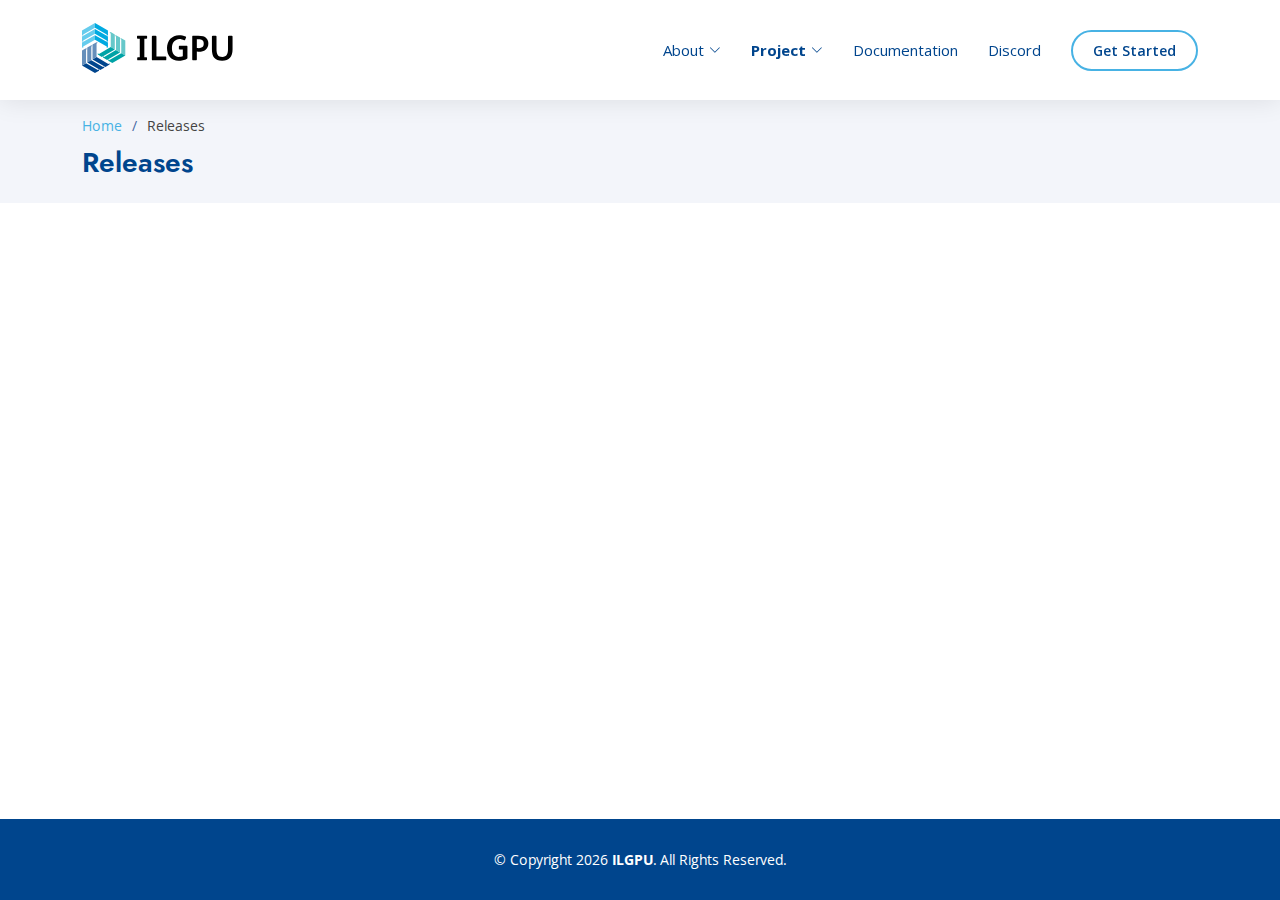
<file: releases/index.html>
<!DOCTYPE html>
<html lang="en-US">

<head>
    <meta charset="utf-8">
    <meta http-equiv="X-UA-Compatible" content="IE=edge">
    <meta name="viewport" content="width=device-width, initial-scale=1.0">

    <!-- Begin Jekyll SEO tag v2.8.0 -->
<title>Releases | ILGPU - A Modern GPU Compiler for .Net Programs</title>
<meta name="generator" content="Jekyll v3.9.2" />
<meta property="og:title" content="Releases" />
<meta property="og:locale" content="en_US" />
<meta name="description" content="A modern, lightweight &amp; fast GPU compiler for high-performance .NET programs." />
<meta property="og:description" content="A modern, lightweight &amp; fast GPU compiler for high-performance .NET programs." />
<link rel="canonical" href="/releases/" />
<meta property="og:url" content="/releases/" />
<meta property="og:site_name" content="ILGPU - A Modern GPU Compiler for .Net Programs" />
<meta property="og:type" content="website" />
<meta name="twitter:card" content="summary" />
<meta property="twitter:title" content="Releases" />
<script type="application/ld+json">
{"@context":"https://schema.org","@type":"WebPage","description":"A modern, lightweight &amp; fast GPU compiler for high-performance .NET programs.","headline":"Releases","url":"/releases/"}</script>
<!-- End Jekyll SEO tag -->
<!-- ARSHA Fonts -->
    <link href="/assets/css/fonts.css" rel="stylesheet">
    <!-- ARSHA Fonts -->

    <!-- ARSHA Vendor CSS Files -->
    <link href="/assets/vendor/aos/aos.css" rel="stylesheet">
    <link href="/assets/vendor/bootstrap/css/bootstrap.min.css" rel="stylesheet">
    <link href="/assets/vendor/bootstrap-icons/bootstrap-icons.css" rel="stylesheet">
    <link href="/assets/vendor/boxicons/css/boxicons.min.css" rel="stylesheet">
    <link href="/assets/vendor/glightbox/css/glightbox.min.css" rel="stylesheet">
    <link href="/assets/vendor/remixicon/remixicon.css" rel="stylesheet">
    <link href="/assets/vendor/swiper/swiper-bundle.min.css" rel="stylesheet">
    <!-- ARSHA Vendor CSS Files -->

    <!-- Normalize CSS -->
    <link rel="stylesheet" href="/assets/css/normalize.css">
    <!-- Normalize CSS -->

    <!-- ARSHA Template Main CSS File -->
    <link rel="stylesheet"
          href="/assets/css/sass.css">
    <!-- ARSHA Template Main CSS File -->

    <!-- custom CSS Files -->
    <link rel="stylesheet" href="/assets/css/custom.css">
    <!-- custom CSS Files --><link type="application/atom+xml" rel="alternate" href="/feed.xml" title="ILGPU - A Modern GPU Compiler for .Net Programs" /><!-- Favicons -->
<link rel="apple-touch-icon" sizes="180x180" href="/assets/img/favicon/apple-touch-icon.png">
<link rel="icon" type="image/png" sizes="32x32" href="/assets/img/favicon/favicon-32x32.png">
<link rel="icon" type="image/png" sizes="16x16" href="/assets/img/favicon/favicon-16x16.png">
<link rel="manifest" href="/assets/img/favicon/site.webmanifest">
<link rel="mask-icon" href="/assets/img/favicon/safari-pinned-tab.svg" color="#5bbad5">
<link rel="shortcut icon" href="/assets/img/favicon/favicon.ico">
<meta name="msapplication-TileColor" content="#2b5797">
<meta name="msapplication-config" content="/assets/img/favicon/browserconfig.xml">
<meta name="theme-color" content="#ffffff">
<!-- Favicons -->

<!-- Extras CSS -->
<link rel="stylesheet" href="/assets/css/site.css">
<!-- Extras CSS -->


    

</head>


<body>











<header id="header" class="fixed-top">
    <div class="container d-flex align-items-center">

        <a href="/" class="logo me-auto"></a>

        <nav id="navbar" class="navbar">
            <ul>
                <li class="dropdown">
                    <a href="#" class=""><span>About</span> <i
                                class="bi bi-chevron-down"></i></a>
                    <ul>
                        <li><a href="/#learn-more" class="scrollto">Learn More</a></li>
                        <li><a href="/#highlights" class="scrollto">Highlights</a></li>
                        <li><a href="/#features" class="scrollto">Features</a></li>
                        <li><a href="/#news" class="scrollto">News</a></li>
                        <li><a href="/#faq" class="scrollto">FAQ</a></li>
                    </ul>
                </li>

                <li class="dropdown">
                    <a href="#"
                       class="active"><span>Project</span>
                        <i class="bi bi-chevron-down"></i></a>
                    <ul>
                        <li><a target="_blank" href="https://github.com/m4rs-mt/ILGPU">Sourcecode</a></li>
                        <li><a href="/releases/">Releases</a></li>
                        <li><a href="/milestones/">Milestones</a></li>
                    </ul>
                </li>

                <li><a class="nav-link "
                       href="">Documentation</a></li>
                <li><a class="nav-link" target="_blank" href="https://discord.com/invite/X6RBCff">Discord</a></li>
                <li><a class="getstarted scrollto" href="/#cta">Get Started</a></li>
            </ul>
            <i class="bi bi-list mobile-nav-toggle"></i>
        </nav>
    </div>
</header><!-- End Header -->



<main id="main">
    


<!-- ======= Breadcrumbs ======= -->
<section id="breadcrumbs" class="breadcrumbs">
    <div class="container">
        <ol>
            <li><a href="/">Home</a></li>
            <li>Releases</li>
        </ol>
        <h2>Releases</h2>
    </div>
</section><!-- End Breadcrumbs -->


    
        <!-- ======= Inner Page Section ======= -->
<section class="inner-page">
    <div class="container">
        <ul>
            
        </ul>
    </div>
</section><!-- End Inner Page Section -->

    
</main><!-- End #main -->
<!-- ======= Footer ======= -->
<footer id="footer">
    <div class="container footer-bottom clearfix text-center">
        <div>
            &copy; Copyright
            <script type="text/javascript">document.write(String(new Date().getFullYear()));</script>
            <strong><span>ILGPU</span></strong>. All Rights Reserved.
        </div>
        
        
        
    </div>
</footer><!-- End Footer -->

<div id="preloader"></div>
<!-- loading Spinner -->

<a href="#" class="back-to-top d-flex align-items-center justify-content-center">
    <i class="bi bi-arrow-up-short"></i>
</a>
<!-- Go to Top button -->

<!-- ARSHA Vendor JS Files -->
<script defer src="/assets/vendor/aos/aos.js"></script>
<script defer src="/assets/vendor/bootstrap/js/bootstrap.bundle.min.js"></script>
<script defer src="/assets/vendor/glightbox/js/glightbox.min.js"></script>
<script defer src="/assets/vendor/isotope-layout/isotope.pkgd.min.js"></script>
<script defer src="/assets/vendor/swiper/swiper-bundle.min.js"></script>
<script defer src="/assets/vendor/waypoints/noframework.waypoints.js"></script>
<script defer src="/assets/vendor/php-email-form/validate.js"></script>
<!-- ARSHA Vendor JS Files -->

<!-- ARSHA Template Main JS File -->
<script defer src="/assets/js/main.js"></script>
<!-- ARSHA Template Main JS File -->




</body>

</html>
</file>
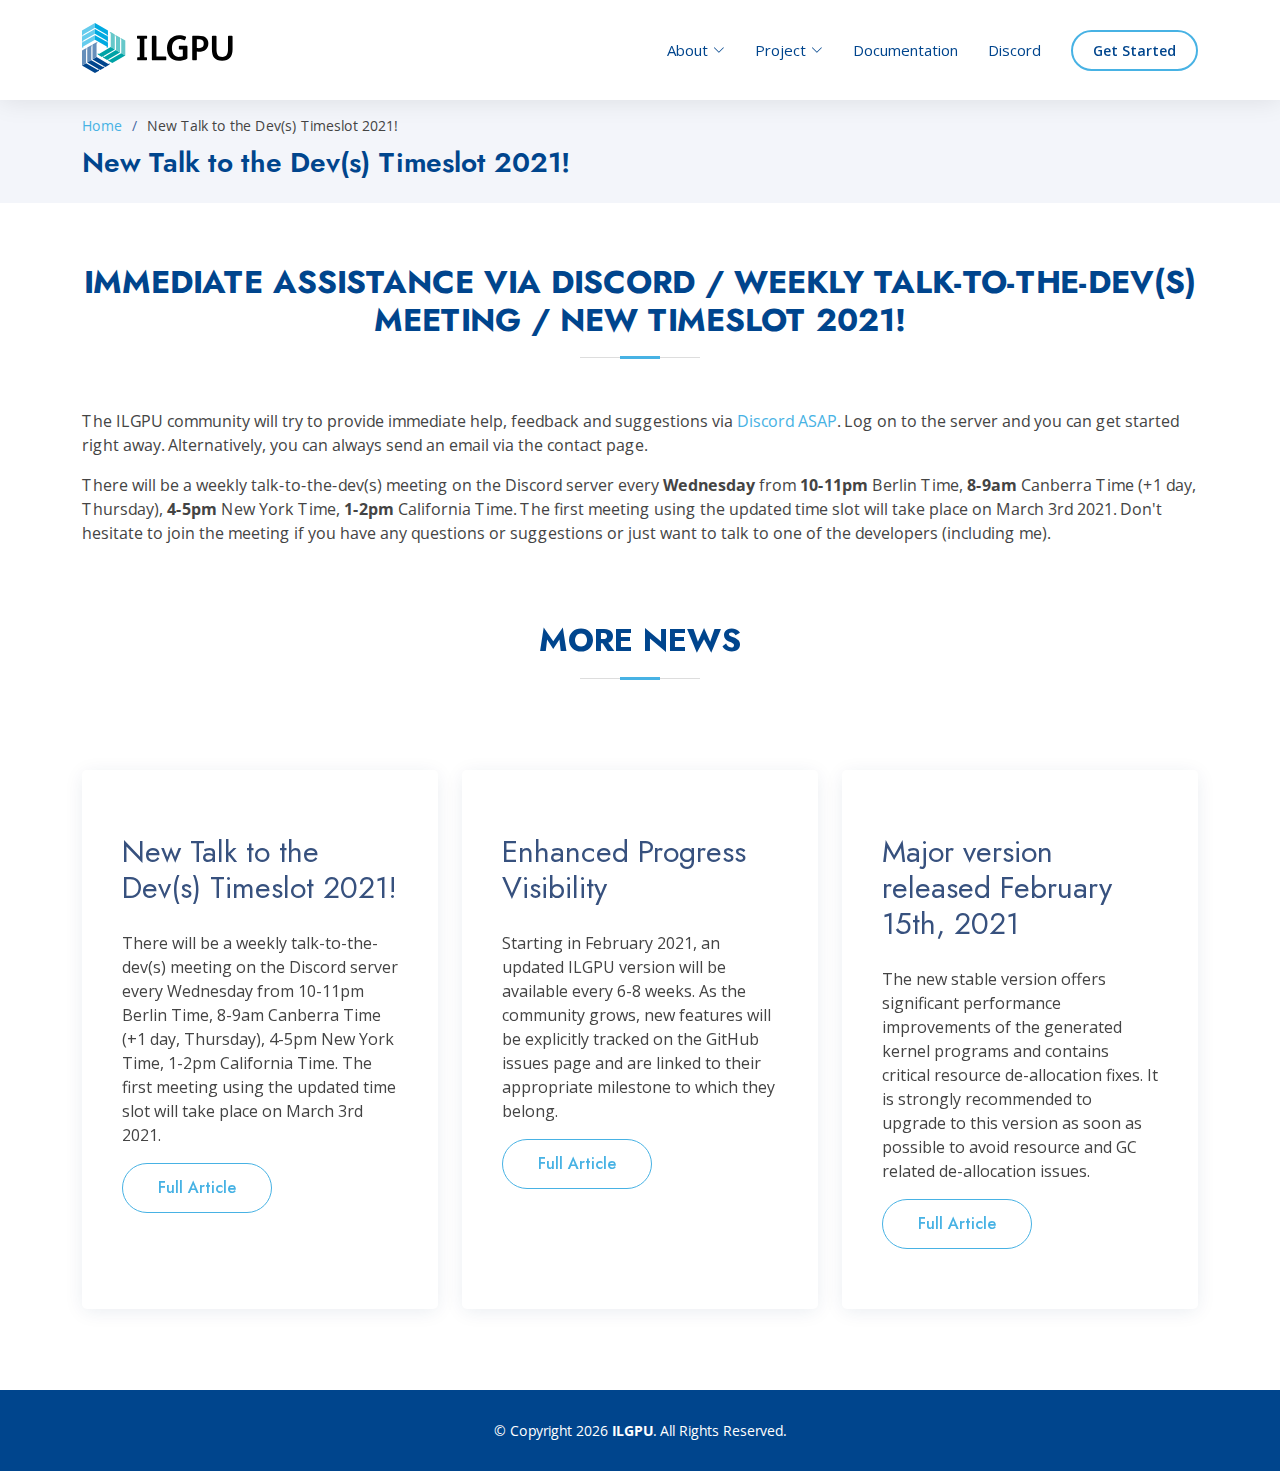
<file: dev-talk.html>
<!DOCTYPE html>
<html lang="en-US">

<head>
    <meta charset="utf-8">
    <meta http-equiv="X-UA-Compatible" content="IE=edge">
    <meta name="viewport" content="width=device-width, initial-scale=1.0">

    <!-- Begin Jekyll SEO tag v2.8.0 -->
<title>New Talk to the Dev(s) Timeslot 2021! | ILGPU - A Modern GPU Compiler for .Net Programs</title>
<meta name="generator" content="Jekyll v3.9.2" />
<meta property="og:title" content="New Talk to the Dev(s) Timeslot 2021!" />
<meta property="og:locale" content="en_US" />
<meta name="description" content="There will be a weekly talk-to-the-dev(s) meeting on the Discord server every Wednesday from 10-11pm Berlin Time, 8-9am Canberra Time (+1 day, Thursday), 4-5pm New York Time, 1-2pm California Time. The first meeting using the updated time slot will take place on March 3rd 2021." />
<meta property="og:description" content="There will be a weekly talk-to-the-dev(s) meeting on the Discord server every Wednesday from 10-11pm Berlin Time, 8-9am Canberra Time (+1 day, Thursday), 4-5pm New York Time, 1-2pm California Time. The first meeting using the updated time slot will take place on March 3rd 2021." />
<link rel="canonical" href="/dev-talk" />
<meta property="og:url" content="/dev-talk" />
<meta property="og:site_name" content="ILGPU - A Modern GPU Compiler for .Net Programs" />
<meta property="og:type" content="article" />
<meta property="article:published_time" content="2021-03-15T00:00:00+01:00" />
<meta name="twitter:card" content="summary" />
<meta property="twitter:title" content="New Talk to the Dev(s) Timeslot 2021!" />
<script type="application/ld+json">
{"@context":"https://schema.org","@type":"BlogPosting","dateModified":"2021-03-15T00:00:00+01:00","datePublished":"2021-03-15T00:00:00+01:00","description":"There will be a weekly talk-to-the-dev(s) meeting on the Discord server every Wednesday from 10-11pm Berlin Time, 8-9am Canberra Time (+1 day, Thursday), 4-5pm New York Time, 1-2pm California Time. The first meeting using the updated time slot will take place on March 3rd 2021.","headline":"New Talk to the Dev(s) Timeslot 2021!","mainEntityOfPage":{"@type":"WebPage","@id":"/dev-talk"},"url":"/dev-talk"}</script>
<!-- End Jekyll SEO tag -->
<!-- ARSHA Fonts -->
    <link href="/assets/css/fonts.css" rel="stylesheet">
    <!-- ARSHA Fonts -->

    <!-- ARSHA Vendor CSS Files -->
    <link href="/assets/vendor/aos/aos.css" rel="stylesheet">
    <link href="/assets/vendor/bootstrap/css/bootstrap.min.css" rel="stylesheet">
    <link href="/assets/vendor/bootstrap-icons/bootstrap-icons.css" rel="stylesheet">
    <link href="/assets/vendor/boxicons/css/boxicons.min.css" rel="stylesheet">
    <link href="/assets/vendor/glightbox/css/glightbox.min.css" rel="stylesheet">
    <link href="/assets/vendor/remixicon/remixicon.css" rel="stylesheet">
    <link href="/assets/vendor/swiper/swiper-bundle.min.css" rel="stylesheet">
    <!-- ARSHA Vendor CSS Files -->

    <!-- Normalize CSS -->
    <link rel="stylesheet" href="/assets/css/normalize.css">
    <!-- Normalize CSS -->

    <!-- ARSHA Template Main CSS File -->
    <link rel="stylesheet"
          href="/assets/css/sass.css">
    <!-- ARSHA Template Main CSS File -->

    <!-- custom CSS Files -->
    <link rel="stylesheet" href="/assets/css/custom.css">
    <!-- custom CSS Files --><link type="application/atom+xml" rel="alternate" href="/feed.xml" title="ILGPU - A Modern GPU Compiler for .Net Programs" /><!-- Favicons -->
<link rel="apple-touch-icon" sizes="180x180" href="/assets/img/favicon/apple-touch-icon.png">
<link rel="icon" type="image/png" sizes="32x32" href="/assets/img/favicon/favicon-32x32.png">
<link rel="icon" type="image/png" sizes="16x16" href="/assets/img/favicon/favicon-16x16.png">
<link rel="manifest" href="/assets/img/favicon/site.webmanifest">
<link rel="mask-icon" href="/assets/img/favicon/safari-pinned-tab.svg" color="#5bbad5">
<link rel="shortcut icon" href="/assets/img/favicon/favicon.ico">
<meta name="msapplication-TileColor" content="#2b5797">
<meta name="msapplication-config" content="/assets/img/favicon/browserconfig.xml">
<meta name="theme-color" content="#ffffff">
<!-- Favicons -->

<!-- Extras CSS -->
<link rel="stylesheet" href="/assets/css/site.css">
<!-- Extras CSS -->


    

</head>


<body>











<header id="header" class="fixed-top">
    <div class="container d-flex align-items-center">

        <a href="/" class="logo me-auto"></a>

        <nav id="navbar" class="navbar">
            <ul>
                <li class="dropdown">
                    <a href="#" class=""><span>About</span> <i
                                class="bi bi-chevron-down"></i></a>
                    <ul>
                        <li><a href="/#learn-more" class="scrollto">Learn More</a></li>
                        <li><a href="/#highlights" class="scrollto">Highlights</a></li>
                        <li><a href="/#features" class="scrollto">Features</a></li>
                        <li><a href="/#news" class="scrollto">News</a></li>
                        <li><a href="/#faq" class="scrollto">FAQ</a></li>
                    </ul>
                </li>

                <li class="dropdown">
                    <a href="#"
                       class=""><span>Project</span>
                        <i class="bi bi-chevron-down"></i></a>
                    <ul>
                        <li><a target="_blank" href="https://github.com/m4rs-mt/ILGPU">Sourcecode</a></li>
                        <li><a href="/releases/">Releases</a></li>
                        <li><a href="/milestones/">Milestones</a></li>
                    </ul>
                </li>

                <li><a class="nav-link "
                       href="">Documentation</a></li>
                <li><a class="nav-link" target="_blank" href="https://discord.com/invite/X6RBCff">Discord</a></li>
                <li><a class="getstarted scrollto" href="/#cta">Get Started</a></li>
            </ul>
            <i class="bi bi-list mobile-nav-toggle"></i>
        </nav>
    </div>
</header><!-- End Header -->



<main id="main">
    


<!-- ======= Breadcrumbs ======= -->
<section id="breadcrumbs" class="breadcrumbs">
    <div class="container">
        <ol>
            <li><a href="/">Home</a></li>
            <li>New Talk to the Dev(s) Timeslot 2021!</li>
        </ol>
        <h2>New Talk to the Dev(s) Timeslot 2021!</h2>
    </div>
</section><!-- End Breadcrumbs -->


    
        <!-- ======= Inner Page Section ======= -->
<section class="inner-page">
    <div class="container">
        <div class="section-title">
            <h2>Immediate Assistance via Discord / Weekly Talk-To-The-Dev(s) Meeting / New Timeslot 2021!</h2>
        </div>
        <div class="row">
            <p>The ILGPU community will try to provide immediate help, feedback and suggestions via <a
                        href="https://discord.gg/X6RBCff" target="_blank">Discord ASAP</a>. Log on to the server and you
                can get started right away. Alternatively, you can always send an email via the contact page.</p>
            <p>There will be a weekly talk-to-the-dev(s) meeting on the Discord server every <b>Wednesday</b> from
                <b>10-11pm</b>
                Berlin Time, <b>8-9am</b> Canberra Time (+1 day, Thursday), <b>4-5pm</b> New York Time, <b>1-2pm</b>
                California Time. The first meeting using the updated time slot will take place on March 3rd 2021. Don't
                hesitate to join the meeting if you have any questions or suggestions or just want to talk to one of the
                developers (including me). </p>
        </div>
    </div>
</section><!-- End Inner Page Section -->

    

    <!-- ======= News Section ======= -->
<section id="related" class="pricing">
    <div class="container" data-aos="fade-up">
        <div class="section-title">
            <h2>More News</h2>
            
        </div>
        <div class="row">
            
                <div class="col-lg-4" data-aos="fade-up" data-aos-delay="100">
                    <div class="box">
                        <h5>New Talk to the Dev(s) Timeslot 2021!</h5>
                        <p class="excerpt">There will be a weekly talk-to-the-dev(s) meeting on the Discord server every Wednesday from 10-11pm Berlin Time, 8-9am Canberra Time (+1 day, Thursday), 4-5pm New York Time, 1-2pm California Time. The first meeting using the updated time slot will take place on March 3rd 2021.</p>
                        
                        <a href="/dev-talk" class="buy-btn">Full Article</a>
                    </div>
                </div>
            
                <div class="col-lg-4" data-aos="fade-up" data-aos-delay="100">
                    <div class="box">
                        <h5>Enhanced Progress Visibility</h5>
                        <p class="excerpt">Starting in February 2021, an updated ILGPU version will be available every 6-8 weeks. As the community grows, new
features will be explicitly tracked on the GitHub issues page and are linked
to their appropriate milestone to which they belong.

</p>
                        
                        <a href="/enhanced" class="buy-btn">Full Article</a>
                    </div>
                </div>
            
                <div class="col-lg-4" data-aos="fade-up" data-aos-delay="100">
                    <div class="box">
                        <h5>Major version released February 15th, 2021</h5>
                        <p class="excerpt">The new stable version offers significant performance improvements of the generated kernel programs and contains critical resource de-allocation fixes. It is strongly recommended to upgrade to this version as soon as possible to avoid resource and GC related de-allocation issues.</p>
                        
                        <a href="/new-version" class="buy-btn">Full Article</a>
                    </div>
                </div>
            
        </div>
    </div>
</section><!-- End News Section -->

</main><!-- End #main -->
<!-- ======= Footer ======= -->
<footer id="footer">
    <div class="container footer-bottom clearfix text-center">
        <div>
            &copy; Copyright
            <script type="text/javascript">document.write(String(new Date().getFullYear()));</script>
            <strong><span>ILGPU</span></strong>. All Rights Reserved.
        </div>
        
        
        
    </div>
</footer><!-- End Footer -->

<div id="preloader"></div>
<!-- loading Spinner -->

<a href="#" class="back-to-top d-flex align-items-center justify-content-center">
    <i class="bi bi-arrow-up-short"></i>
</a>
<!-- Go to Top button -->

<!-- ARSHA Vendor JS Files -->
<script defer src="/assets/vendor/aos/aos.js"></script>
<script defer src="/assets/vendor/bootstrap/js/bootstrap.bundle.min.js"></script>
<script defer src="/assets/vendor/glightbox/js/glightbox.min.js"></script>
<script defer src="/assets/vendor/isotope-layout/isotope.pkgd.min.js"></script>
<script defer src="/assets/vendor/swiper/swiper-bundle.min.js"></script>
<script defer src="/assets/vendor/waypoints/noframework.waypoints.js"></script>
<script defer src="/assets/vendor/php-email-form/validate.js"></script>
<!-- ARSHA Vendor JS Files -->

<!-- ARSHA Template Main JS File -->
<script defer src="/assets/js/main.js"></script>
<!-- ARSHA Template Main JS File -->




</body>

</html>
</file>
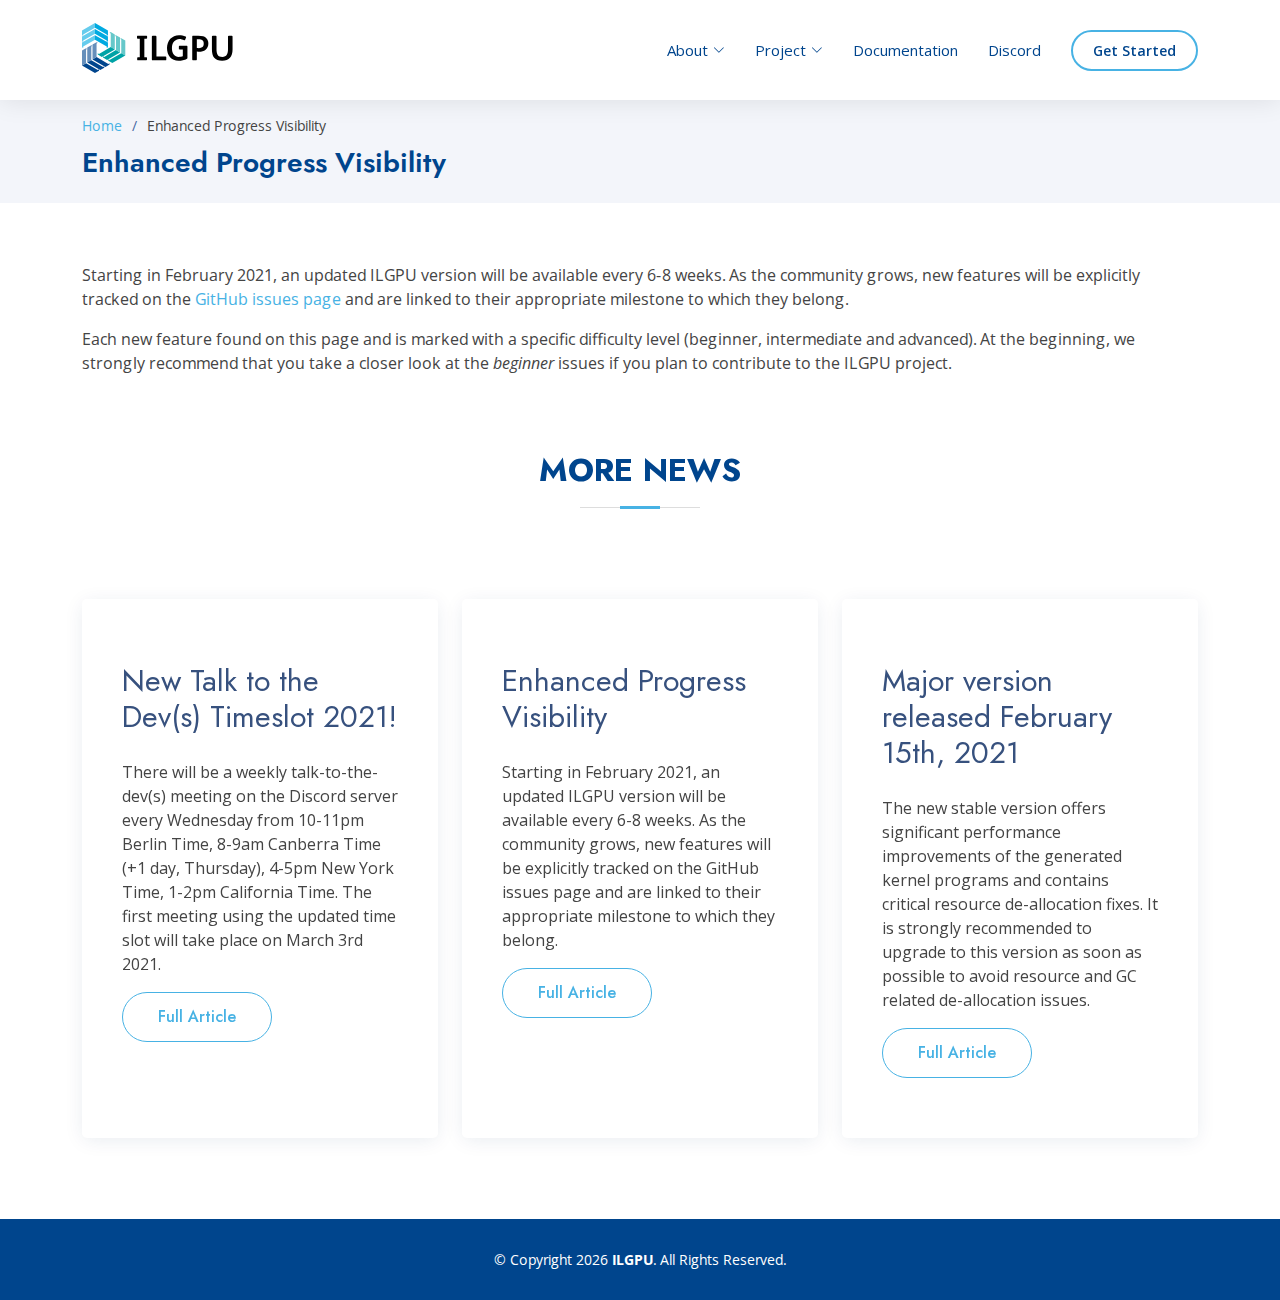
<file: enhanced.html>
<!DOCTYPE html>
<html lang="en-US">

<head>
    <meta charset="utf-8">
    <meta http-equiv="X-UA-Compatible" content="IE=edge">
    <meta name="viewport" content="width=device-width, initial-scale=1.0">

    <!-- Begin Jekyll SEO tag v2.8.0 -->
<title>Enhanced Progress Visibility | ILGPU - A Modern GPU Compiler for .Net Programs</title>
<meta name="generator" content="Jekyll v3.9.2" />
<meta property="og:title" content="Enhanced Progress Visibility" />
<meta property="og:locale" content="en_US" />
<meta name="description" content="Starting in February 2021, an updated ILGPU version will be available every 6-8 weeks. As the community grows, new features will be explicitly tracked on the GitHub issues page and are linked to their appropriate milestone to which they belong." />
<meta property="og:description" content="Starting in February 2021, an updated ILGPU version will be available every 6-8 weeks. As the community grows, new features will be explicitly tracked on the GitHub issues page and are linked to their appropriate milestone to which they belong." />
<link rel="canonical" href="/enhanced" />
<meta property="og:url" content="/enhanced" />
<meta property="og:site_name" content="ILGPU - A Modern GPU Compiler for .Net Programs" />
<meta property="og:type" content="article" />
<meta property="article:published_time" content="2021-02-01T00:00:00+01:00" />
<meta name="twitter:card" content="summary" />
<meta property="twitter:title" content="Enhanced Progress Visibility" />
<script type="application/ld+json">
{"@context":"https://schema.org","@type":"BlogPosting","dateModified":"2021-02-01T00:00:00+01:00","datePublished":"2021-02-01T00:00:00+01:00","description":"Starting in February 2021, an updated ILGPU version will be available every 6-8 weeks. As the community grows, new features will be explicitly tracked on the GitHub issues page and are linked to their appropriate milestone to which they belong.","headline":"Enhanced Progress Visibility","mainEntityOfPage":{"@type":"WebPage","@id":"/enhanced"},"url":"/enhanced"}</script>
<!-- End Jekyll SEO tag -->
<!-- ARSHA Fonts -->
    <link href="/assets/css/fonts.css" rel="stylesheet">
    <!-- ARSHA Fonts -->

    <!-- ARSHA Vendor CSS Files -->
    <link href="/assets/vendor/aos/aos.css" rel="stylesheet">
    <link href="/assets/vendor/bootstrap/css/bootstrap.min.css" rel="stylesheet">
    <link href="/assets/vendor/bootstrap-icons/bootstrap-icons.css" rel="stylesheet">
    <link href="/assets/vendor/boxicons/css/boxicons.min.css" rel="stylesheet">
    <link href="/assets/vendor/glightbox/css/glightbox.min.css" rel="stylesheet">
    <link href="/assets/vendor/remixicon/remixicon.css" rel="stylesheet">
    <link href="/assets/vendor/swiper/swiper-bundle.min.css" rel="stylesheet">
    <!-- ARSHA Vendor CSS Files -->

    <!-- Normalize CSS -->
    <link rel="stylesheet" href="/assets/css/normalize.css">
    <!-- Normalize CSS -->

    <!-- ARSHA Template Main CSS File -->
    <link rel="stylesheet"
          href="/assets/css/sass.css">
    <!-- ARSHA Template Main CSS File -->

    <!-- custom CSS Files -->
    <link rel="stylesheet" href="/assets/css/custom.css">
    <!-- custom CSS Files --><link type="application/atom+xml" rel="alternate" href="/feed.xml" title="ILGPU - A Modern GPU Compiler for .Net Programs" /><!-- Favicons -->
<link rel="apple-touch-icon" sizes="180x180" href="/assets/img/favicon/apple-touch-icon.png">
<link rel="icon" type="image/png" sizes="32x32" href="/assets/img/favicon/favicon-32x32.png">
<link rel="icon" type="image/png" sizes="16x16" href="/assets/img/favicon/favicon-16x16.png">
<link rel="manifest" href="/assets/img/favicon/site.webmanifest">
<link rel="mask-icon" href="/assets/img/favicon/safari-pinned-tab.svg" color="#5bbad5">
<link rel="shortcut icon" href="/assets/img/favicon/favicon.ico">
<meta name="msapplication-TileColor" content="#2b5797">
<meta name="msapplication-config" content="/assets/img/favicon/browserconfig.xml">
<meta name="theme-color" content="#ffffff">
<!-- Favicons -->

<!-- Extras CSS -->
<link rel="stylesheet" href="/assets/css/site.css">
<!-- Extras CSS -->


    

</head>


<body>











<header id="header" class="fixed-top">
    <div class="container d-flex align-items-center">

        <a href="/" class="logo me-auto"></a>

        <nav id="navbar" class="navbar">
            <ul>
                <li class="dropdown">
                    <a href="#" class=""><span>About</span> <i
                                class="bi bi-chevron-down"></i></a>
                    <ul>
                        <li><a href="/#learn-more" class="scrollto">Learn More</a></li>
                        <li><a href="/#highlights" class="scrollto">Highlights</a></li>
                        <li><a href="/#features" class="scrollto">Features</a></li>
                        <li><a href="/#news" class="scrollto">News</a></li>
                        <li><a href="/#faq" class="scrollto">FAQ</a></li>
                    </ul>
                </li>

                <li class="dropdown">
                    <a href="#"
                       class=""><span>Project</span>
                        <i class="bi bi-chevron-down"></i></a>
                    <ul>
                        <li><a target="_blank" href="https://github.com/m4rs-mt/ILGPU">Sourcecode</a></li>
                        <li><a href="/releases/">Releases</a></li>
                        <li><a href="/milestones/">Milestones</a></li>
                    </ul>
                </li>

                <li><a class="nav-link "
                       href="">Documentation</a></li>
                <li><a class="nav-link" target="_blank" href="https://discord.com/invite/X6RBCff">Discord</a></li>
                <li><a class="getstarted scrollto" href="/#cta">Get Started</a></li>
            </ul>
            <i class="bi bi-list mobile-nav-toggle"></i>
        </nav>
    </div>
</header><!-- End Header -->



<main id="main">
    


<!-- ======= Breadcrumbs ======= -->
<section id="breadcrumbs" class="breadcrumbs">
    <div class="container">
        <ol>
            <li><a href="/">Home</a></li>
            <li>Enhanced Progress Visibility</li>
        </ol>
        <h2>Enhanced Progress Visibility</h2>
    </div>
</section><!-- End Breadcrumbs -->


    
        <!-- ======= Inner Page Section ======= -->
        <section class="inner-page">
            <div class="container">
                <p>Starting in February 2021, an updated ILGPU version will be available every 6-8 weeks. As the community grows, new
features will be explicitly tracked on the <a href="https://github.com/m4rs-mt/ILGPU/issues">GitHub issues page</a> and are linked
to their appropriate milestone to which they belong.</p>

<p>Each new feature found on this page and is marked with a specific
difficulty level (beginner, intermediate and advanced).
At the beginning, we strongly recommend that you take a closer look at the <em>beginner</em> issues if you plan to contribute
to the ILGPU project.</p>

            </div>
        </section><!-- End Inner Page Section -->
    

    <!-- ======= News Section ======= -->
<section id="related" class="pricing">
    <div class="container" data-aos="fade-up">
        <div class="section-title">
            <h2>More News</h2>
            
        </div>
        <div class="row">
            
                <div class="col-lg-4" data-aos="fade-up" data-aos-delay="100">
                    <div class="box">
                        <h5>New Talk to the Dev(s) Timeslot 2021!</h5>
                        <p class="excerpt">There will be a weekly talk-to-the-dev(s) meeting on the Discord server every Wednesday from 10-11pm Berlin Time, 8-9am Canberra Time (+1 day, Thursday), 4-5pm New York Time, 1-2pm California Time. The first meeting using the updated time slot will take place on March 3rd 2021.</p>
                        
                        <a href="/dev-talk" class="buy-btn">Full Article</a>
                    </div>
                </div>
            
                <div class="col-lg-4" data-aos="fade-up" data-aos-delay="100">
                    <div class="box">
                        <h5>Enhanced Progress Visibility</h5>
                        <p class="excerpt">Starting in February 2021, an updated ILGPU version will be available every 6-8 weeks. As the community grows, new
features will be explicitly tracked on the GitHub issues page and are linked
to their appropriate milestone to which they belong.

</p>
                        
                        <a href="/enhanced" class="buy-btn">Full Article</a>
                    </div>
                </div>
            
                <div class="col-lg-4" data-aos="fade-up" data-aos-delay="100">
                    <div class="box">
                        <h5>Major version released February 15th, 2021</h5>
                        <p class="excerpt">The new stable version offers significant performance improvements of the generated kernel programs and contains critical resource de-allocation fixes. It is strongly recommended to upgrade to this version as soon as possible to avoid resource and GC related de-allocation issues.</p>
                        
                        <a href="/new-version" class="buy-btn">Full Article</a>
                    </div>
                </div>
            
        </div>
    </div>
</section><!-- End News Section -->

</main><!-- End #main -->
<!-- ======= Footer ======= -->
<footer id="footer">
    <div class="container footer-bottom clearfix text-center">
        <div>
            &copy; Copyright
            <script type="text/javascript">document.write(String(new Date().getFullYear()));</script>
            <strong><span>ILGPU</span></strong>. All Rights Reserved.
        </div>
        
        
        
    </div>
</footer><!-- End Footer -->

<div id="preloader"></div>
<!-- loading Spinner -->

<a href="#" class="back-to-top d-flex align-items-center justify-content-center">
    <i class="bi bi-arrow-up-short"></i>
</a>
<!-- Go to Top button -->

<!-- ARSHA Vendor JS Files -->
<script defer src="/assets/vendor/aos/aos.js"></script>
<script defer src="/assets/vendor/bootstrap/js/bootstrap.bundle.min.js"></script>
<script defer src="/assets/vendor/glightbox/js/glightbox.min.js"></script>
<script defer src="/assets/vendor/isotope-layout/isotope.pkgd.min.js"></script>
<script defer src="/assets/vendor/swiper/swiper-bundle.min.js"></script>
<script defer src="/assets/vendor/waypoints/noframework.waypoints.js"></script>
<script defer src="/assets/vendor/php-email-form/validate.js"></script>
<!-- ARSHA Vendor JS Files -->

<!-- ARSHA Template Main JS File -->
<script defer src="/assets/js/main.js"></script>
<!-- ARSHA Template Main JS File -->




</body>

</html>
</file>
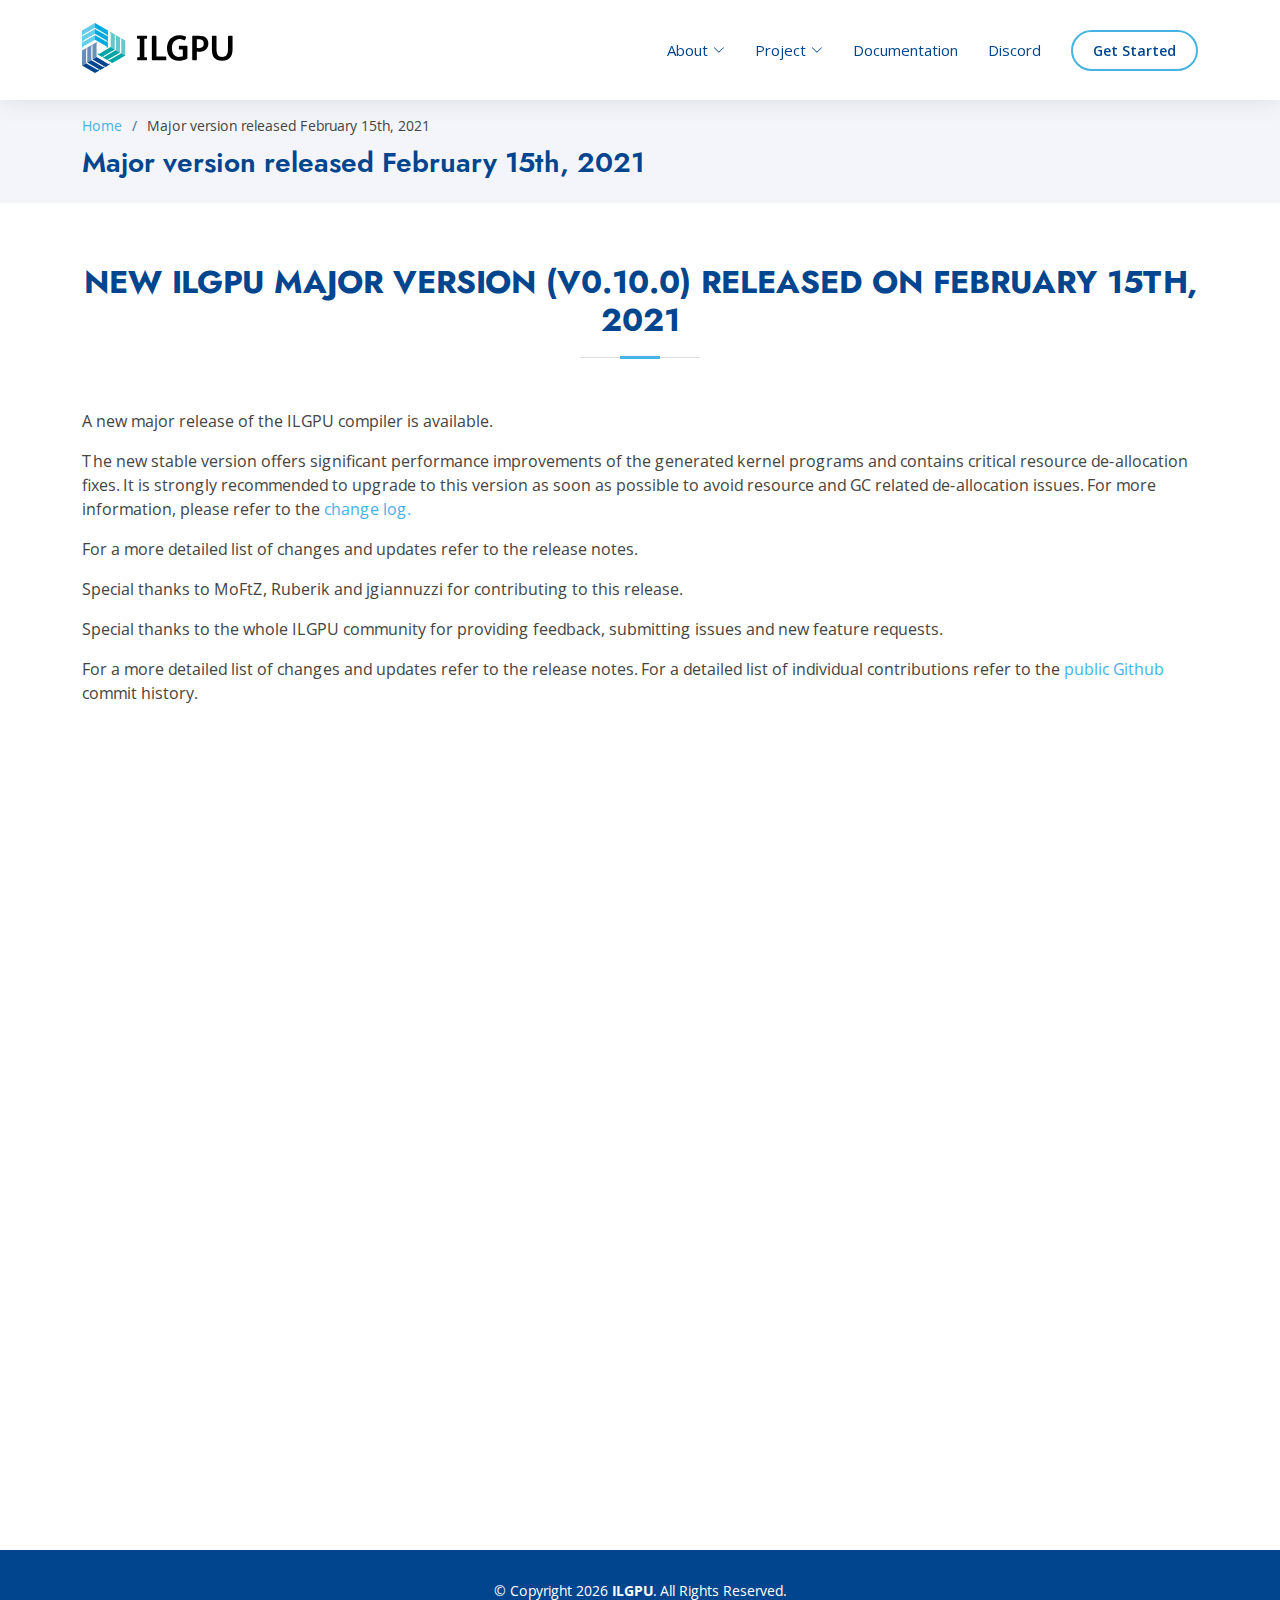
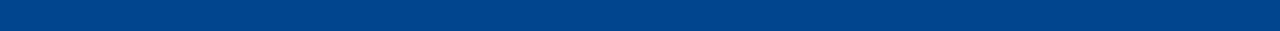
<file: new-version.html>
<!DOCTYPE html>
<html lang="en-US">

<head>
    <meta charset="utf-8">
    <meta http-equiv="X-UA-Compatible" content="IE=edge">
    <meta name="viewport" content="width=device-width, initial-scale=1.0">

    <!-- Begin Jekyll SEO tag v2.8.0 -->
<title>Major version released February 15th, 2021 | ILGPU - A Modern GPU Compiler for .Net Programs</title>
<meta name="generator" content="Jekyll v3.9.2" />
<meta property="og:title" content="Major version released February 15th, 2021" />
<meta property="og:locale" content="en_US" />
<meta name="description" content="The new stable version offers significant performance improvements of the generated kernel programs and contains critical resource de-allocation fixes. It is strongly recommended to upgrade to this version as soon as possible to avoid resource and GC related de-allocation issues." />
<meta property="og:description" content="The new stable version offers significant performance improvements of the generated kernel programs and contains critical resource de-allocation fixes. It is strongly recommended to upgrade to this version as soon as possible to avoid resource and GC related de-allocation issues." />
<link rel="canonical" href="/new-version" />
<meta property="og:url" content="/new-version" />
<meta property="og:site_name" content="ILGPU - A Modern GPU Compiler for .Net Programs" />
<meta property="og:type" content="article" />
<meta property="article:published_time" content="2021-01-15T00:00:00+01:00" />
<meta name="twitter:card" content="summary" />
<meta property="twitter:title" content="Major version released February 15th, 2021" />
<script type="application/ld+json">
{"@context":"https://schema.org","@type":"BlogPosting","dateModified":"2021-01-15T00:00:00+01:00","datePublished":"2021-01-15T00:00:00+01:00","description":"The new stable version offers significant performance improvements of the generated kernel programs and contains critical resource de-allocation fixes. It is strongly recommended to upgrade to this version as soon as possible to avoid resource and GC related de-allocation issues.","headline":"Major version released February 15th, 2021","mainEntityOfPage":{"@type":"WebPage","@id":"/new-version"},"url":"/new-version"}</script>
<!-- End Jekyll SEO tag -->
<!-- ARSHA Fonts -->
    <link href="/assets/css/fonts.css" rel="stylesheet">
    <!-- ARSHA Fonts -->

    <!-- ARSHA Vendor CSS Files -->
    <link href="/assets/vendor/aos/aos.css" rel="stylesheet">
    <link href="/assets/vendor/bootstrap/css/bootstrap.min.css" rel="stylesheet">
    <link href="/assets/vendor/bootstrap-icons/bootstrap-icons.css" rel="stylesheet">
    <link href="/assets/vendor/boxicons/css/boxicons.min.css" rel="stylesheet">
    <link href="/assets/vendor/glightbox/css/glightbox.min.css" rel="stylesheet">
    <link href="/assets/vendor/remixicon/remixicon.css" rel="stylesheet">
    <link href="/assets/vendor/swiper/swiper-bundle.min.css" rel="stylesheet">
    <!-- ARSHA Vendor CSS Files -->

    <!-- Normalize CSS -->
    <link rel="stylesheet" href="/assets/css/normalize.css">
    <!-- Normalize CSS -->

    <!-- ARSHA Template Main CSS File -->
    <link rel="stylesheet"
          href="/assets/css/sass.css">
    <!-- ARSHA Template Main CSS File -->

    <!-- custom CSS Files -->
    <link rel="stylesheet" href="/assets/css/custom.css">
    <!-- custom CSS Files --><link type="application/atom+xml" rel="alternate" href="/feed.xml" title="ILGPU - A Modern GPU Compiler for .Net Programs" /><!-- Favicons -->
<link rel="apple-touch-icon" sizes="180x180" href="/assets/img/favicon/apple-touch-icon.png">
<link rel="icon" type="image/png" sizes="32x32" href="/assets/img/favicon/favicon-32x32.png">
<link rel="icon" type="image/png" sizes="16x16" href="/assets/img/favicon/favicon-16x16.png">
<link rel="manifest" href="/assets/img/favicon/site.webmanifest">
<link rel="mask-icon" href="/assets/img/favicon/safari-pinned-tab.svg" color="#5bbad5">
<link rel="shortcut icon" href="/assets/img/favicon/favicon.ico">
<meta name="msapplication-TileColor" content="#2b5797">
<meta name="msapplication-config" content="/assets/img/favicon/browserconfig.xml">
<meta name="theme-color" content="#ffffff">
<!-- Favicons -->

<!-- Extras CSS -->
<link rel="stylesheet" href="/assets/css/site.css">
<!-- Extras CSS -->


    

</head>


<body>











<header id="header" class="fixed-top">
    <div class="container d-flex align-items-center">

        <a href="/" class="logo me-auto"></a>

        <nav id="navbar" class="navbar">
            <ul>
                <li class="dropdown">
                    <a href="#" class=""><span>About</span> <i
                                class="bi bi-chevron-down"></i></a>
                    <ul>
                        <li><a href="/#learn-more" class="scrollto">Learn More</a></li>
                        <li><a href="/#highlights" class="scrollto">Highlights</a></li>
                        <li><a href="/#features" class="scrollto">Features</a></li>
                        <li><a href="/#news" class="scrollto">News</a></li>
                        <li><a href="/#faq" class="scrollto">FAQ</a></li>
                    </ul>
                </li>

                <li class="dropdown">
                    <a href="#"
                       class=""><span>Project</span>
                        <i class="bi bi-chevron-down"></i></a>
                    <ul>
                        <li><a target="_blank" href="https://github.com/m4rs-mt/ILGPU">Sourcecode</a></li>
                        <li><a href="/releases/">Releases</a></li>
                        <li><a href="/milestones/">Milestones</a></li>
                    </ul>
                </li>

                <li><a class="nav-link "
                       href="">Documentation</a></li>
                <li><a class="nav-link" target="_blank" href="https://discord.com/invite/X6RBCff">Discord</a></li>
                <li><a class="getstarted scrollto" href="/#cta">Get Started</a></li>
            </ul>
            <i class="bi bi-list mobile-nav-toggle"></i>
        </nav>
    </div>
</header><!-- End Header -->



<main id="main">
    


<!-- ======= Breadcrumbs ======= -->
<section id="breadcrumbs" class="breadcrumbs">
    <div class="container">
        <ol>
            <li><a href="/">Home</a></li>
            <li>Major version released February 15th, 2021</li>
        </ol>
        <h2>Major version released February 15th, 2021</h2>
    </div>
</section><!-- End Breadcrumbs -->


    
        <!-- ======= Inner Page Section ======= -->
<section class="inner-page">
    <div class="container">
        <div class="section-title">
            <h2>New ILGPU Major Version (v0.10.0) released on February 15th, 2021</h2>
        </div>
        <div class="row">
            <p> A new major release of the ILGPU compiler is available.</p>
            <p>The new stable version offers significant performance improvements of the generated kernel programs and
                contains critical resource de-allocation fixes. It is strongly recommended to upgrade to this version as
                soon as possible to avoid resource and GC related de-allocation issues. For more information, please
                refer to the <a href="https://github.com/m4rs-mt/ILGPU/releases/tag/v0.10.0" target="_blank">change
                    log.</a>

            <p>For a more detailed list of changes and updates refer to the release notes.</p>

            <p>Special thanks to MoFtZ, Ruberik and jgiannuzzi for contributing to this release.</p>

            <p>Special thanks to the whole ILGPU community for providing feedback, submitting issues and new feature
                requests.</p>

            <p>For a more detailed list of changes and updates refer to the release notes. For a detailed list of
                individual contributions refer to the <a href="https://github.com/m4rs-mt/ILGPU/commits/master"
                                                         target="_blank">public Github</a> commit history.</p>

        </div>
    </div>
</section><!-- End Inner Page Section -->

    

    <!-- ======= News Section ======= -->
<section id="related" class="pricing">
    <div class="container" data-aos="fade-up">
        <div class="section-title">
            <h2>More News</h2>
            
        </div>
        <div class="row">
            
                <div class="col-lg-4" data-aos="fade-up" data-aos-delay="100">
                    <div class="box">
                        <h5>New Talk to the Dev(s) Timeslot 2021!</h5>
                        <p class="excerpt">There will be a weekly talk-to-the-dev(s) meeting on the Discord server every Wednesday from 10-11pm Berlin Time, 8-9am Canberra Time (+1 day, Thursday), 4-5pm New York Time, 1-2pm California Time. The first meeting using the updated time slot will take place on March 3rd 2021.</p>
                        
                        <a href="/dev-talk" class="buy-btn">Full Article</a>
                    </div>
                </div>
            
                <div class="col-lg-4" data-aos="fade-up" data-aos-delay="100">
                    <div class="box">
                        <h5>Enhanced Progress Visibility</h5>
                        <p class="excerpt">Starting in February 2021, an updated ILGPU version will be available every 6-8 weeks. As the community grows, new
features will be explicitly tracked on the GitHub issues page and are linked
to their appropriate milestone to which they belong.

</p>
                        
                        <a href="/enhanced" class="buy-btn">Full Article</a>
                    </div>
                </div>
            
                <div class="col-lg-4" data-aos="fade-up" data-aos-delay="100">
                    <div class="box">
                        <h5>Major version released February 15th, 2021</h5>
                        <p class="excerpt">The new stable version offers significant performance improvements of the generated kernel programs and contains critical resource de-allocation fixes. It is strongly recommended to upgrade to this version as soon as possible to avoid resource and GC related de-allocation issues.</p>
                        
                        <a href="/new-version" class="buy-btn">Full Article</a>
                    </div>
                </div>
            
        </div>
    </div>
</section><!-- End News Section -->

</main><!-- End #main -->
<!-- ======= Footer ======= -->
<footer id="footer">
    <div class="container footer-bottom clearfix text-center">
        <div>
            &copy; Copyright
            <script type="text/javascript">document.write(String(new Date().getFullYear()));</script>
            <strong><span>ILGPU</span></strong>. All Rights Reserved.
        </div>
        
        
        
    </div>
</footer><!-- End Footer -->

<div id="preloader"></div>
<!-- loading Spinner -->

<a href="#" class="back-to-top d-flex align-items-center justify-content-center">
    <i class="bi bi-arrow-up-short"></i>
</a>
<!-- Go to Top button -->

<!-- ARSHA Vendor JS Files -->
<script defer src="/assets/vendor/aos/aos.js"></script>
<script defer src="/assets/vendor/bootstrap/js/bootstrap.bundle.min.js"></script>
<script defer src="/assets/vendor/glightbox/js/glightbox.min.js"></script>
<script defer src="/assets/vendor/isotope-layout/isotope.pkgd.min.js"></script>
<script defer src="/assets/vendor/swiper/swiper-bundle.min.js"></script>
<script defer src="/assets/vendor/waypoints/noframework.waypoints.js"></script>
<script defer src="/assets/vendor/php-email-form/validate.js"></script>
<!-- ARSHA Vendor JS Files -->

<!-- ARSHA Template Main JS File -->
<script defer src="/assets/js/main.js"></script>
<!-- ARSHA Template Main JS File -->




</body>

</html>
</file>
<file: assets/css/fonts.css>
/* Original: https://fonts.googleapis.com/css?family=Open+Sans:300,300i,400,400i,600,600i,700,700i|Jost:300,300i,400,400i,500,500i,600,600i,700,700i|Poppins:300,300i,400,400i,500,500i,600,600i,700,700i */
/* Font: Open-Sans */


/* cyrillic */
@font-face {
    font-family: 'Jost';
    font-style: italic;
    font-weight: 300;
    src: url('/assets/fonts/92zUtBhPNqw73oHt5D4hXRAy7lRq.woff2') format('woff2');
    unicode-range: U+0301, U+0400-045F, U+0490-0491, U+04B0-04B1, U+2116;
}

/* latin-ext */
@font-face {
    font-family: 'Jost';
    font-style: italic;
    font-weight: 300;
    src: url('/assets/fonts/92zUtBhPNqw73oHt7j4hXRAy7lRq.woff2') format('woff2');
    unicode-range: U+0100-024F, U+0259, U+1E00-1EFF, U+2020, U+20A0-20AB, U+20AD-20CF, U+2113, U+2C60-2C7F, U+A720-A7FF;
}

/* latin */
@font-face {
    font-family: 'Jost';
    font-style: italic;
    font-weight: 300;
    src: url('/assets/fonts/92zUtBhPNqw73oHt4D4hXRAy7g.woff2') format('woff2');
    unicode-range: U+0000-00FF, U+0131, U+0152-0153, U+02BB-02BC, U+02C6, U+02DA, U+02DC, U+2000-206F, U+2074, U+20AC, U+2122, U+2191, U+2193, U+2212, U+2215, U+FEFF, U+FFFD;
}

/* cyrillic */
@font-face {
    font-family: 'Jost';
    font-style: italic;
    font-weight: 400;
    src: url('/assets/fonts/92zUtBhPNqw73oHt5D4hXRAy7lRq.woff2') format('woff2');
    unicode-range: U+0301, U+0400-045F, U+0490-0491, U+04B0-04B1, U+2116;
}

/* latin-ext */
@font-face {
    font-family: 'Jost';
    font-style: italic;
    font-weight: 400;
    src: url('/assets/fonts/92zUtBhPNqw73oHt7j4hXRAy7lRq.woff2') format('woff2');
    unicode-range: U+0100-024F, U+0259, U+1E00-1EFF, U+2020, U+20A0-20AB, U+20AD-20CF, U+2113, U+2C60-2C7F, U+A720-A7FF;
}

/* latin */
@font-face {
    font-family: 'Jost';
    font-style: italic;
    font-weight: 400;
    src: url('/assets/fonts/92zUtBhPNqw73oHt4D4hXRAy7g.woff2') format('woff2');
    unicode-range: U+0000-00FF, U+0131, U+0152-0153, U+02BB-02BC, U+02C6, U+02DA, U+02DC, U+2000-206F, U+2074, U+20AC, U+2122, U+2191, U+2193, U+2212, U+2215, U+FEFF, U+FFFD;
}

/* cyrillic */
@font-face {
    font-family: 'Jost';
    font-style: italic;
    font-weight: 500;
    src: url('/assets/fonts/92zUtBhPNqw73oHt5D4hXRAy7lRq.woff2') format('woff2');
    unicode-range: U+0301, U+0400-045F, U+0490-0491, U+04B0-04B1, U+2116;
}

/* latin-ext */
@font-face {
    font-family: 'Jost';
    font-style: italic;
    font-weight: 500;
    src: url('/assets/fonts/92zUtBhPNqw73oHt7j4hXRAy7lRq.woff2') format('woff2');
    unicode-range: U+0100-024F, U+0259, U+1E00-1EFF, U+2020, U+20A0-20AB, U+20AD-20CF, U+2113, U+2C60-2C7F, U+A720-A7FF;
}

/* latin */
@font-face {
    font-family: 'Jost';
    font-style: italic;
    font-weight: 500;
    src: url('/assets/fonts/92zUtBhPNqw73oHt4D4hXRAy7g.woff2') format('woff2');
    unicode-range: U+0000-00FF, U+0131, U+0152-0153, U+02BB-02BC, U+02C6, U+02DA, U+02DC, U+2000-206F, U+2074, U+20AC, U+2122, U+2191, U+2193, U+2212, U+2215, U+FEFF, U+FFFD;
}

/* cyrillic */
@font-face {
    font-family: 'Jost';
    font-style: italic;
    font-weight: 600;
    src: url('/assets/fonts/92zUtBhPNqw73oHt5D4hXRAy7lRq.woff2') format('woff2');
    unicode-range: U+0301, U+0400-045F, U+0490-0491, U+04B0-04B1, U+2116;
}

/* latin-ext */
@font-face {
    font-family: 'Jost';
    font-style: italic;
    font-weight: 600;
    src: url('/assets/fonts/92zUtBhPNqw73oHt7j4hXRAy7lRq.woff2') format('woff2');
    unicode-range: U+0100-024F, U+0259, U+1E00-1EFF, U+2020, U+20A0-20AB, U+20AD-20CF, U+2113, U+2C60-2C7F, U+A720-A7FF;
}

/* latin */
@font-face {
    font-family: 'Jost';
    font-style: italic;
    font-weight: 600;
    src: url('/assets/fonts/92zUtBhPNqw73oHt4D4hXRAy7g.woff2') format('woff2');
    unicode-range: U+0000-00FF, U+0131, U+0152-0153, U+02BB-02BC, U+02C6, U+02DA, U+02DC, U+2000-206F, U+2074, U+20AC, U+2122, U+2191, U+2193, U+2212, U+2215, U+FEFF, U+FFFD;
}

/* cyrillic */
@font-face {
    font-family: 'Jost';
    font-style: italic;
    font-weight: 700;
    src: url('/assets/fonts/92zUtBhPNqw73oHt5D4hXRAy7lRq.woff2') format('woff2');
    unicode-range: U+0301, U+0400-045F, U+0490-0491, U+04B0-04B1, U+2116;
}

/* latin-ext */
@font-face {
    font-family: 'Jost';
    font-style: italic;
    font-weight: 700;
    src: url('/assets/fonts/92zUtBhPNqw73oHt7j4hXRAy7lRq.woff2') format('woff2');
    unicode-range: U+0100-024F, U+0259, U+1E00-1EFF, U+2020, U+20A0-20AB, U+20AD-20CF, U+2113, U+2C60-2C7F, U+A720-A7FF;
}

/* latin */
@font-face {
    font-family: 'Jost';
    font-style: italic;
    font-weight: 700;
    src: url('/assets/fonts/92zUtBhPNqw73oHt4D4hXRAy7g.woff2') format('woff2');
    unicode-range: U+0000-00FF, U+0131, U+0152-0153, U+02BB-02BC, U+02C6, U+02DA, U+02DC, U+2000-206F, U+2074, U+20AC, U+2122, U+2191, U+2193, U+2212, U+2215, U+FEFF, U+FFFD;
}

/* cyrillic */
@font-face {
    font-family: 'Jost';
    font-style: normal;
    font-weight: 300;
    src: url('/assets/fonts/92zatBhPNqw73oDd4jQmfxIC7w.woff2') format('woff2');
    unicode-range: U+0301, U+0400-045F, U+0490-0491, U+04B0-04B1, U+2116;
}

/* latin-ext */
@font-face {
    font-family: 'Jost';
    font-style: normal;
    font-weight: 300;
    src: url('/assets/fonts/92zatBhPNqw73ord4jQmfxIC7w.woff2') format('woff2');
    unicode-range: U+0100-024F, U+0259, U+1E00-1EFF, U+2020, U+20A0-20AB, U+20AD-20CF, U+2113, U+2C60-2C7F, U+A720-A7FF;
}

/* latin */
@font-face {
    font-family: 'Jost';
    font-style: normal;
    font-weight: 300;
    src: url('/assets/fonts/92zatBhPNqw73oTd4jQmfxI.woff2') format('woff2');
    unicode-range: U+0000-00FF, U+0131, U+0152-0153, U+02BB-02BC, U+02C6, U+02DA, U+02DC, U+2000-206F, U+2074, U+20AC, U+2122, U+2191, U+2193, U+2212, U+2215, U+FEFF, U+FFFD;
}

/* cyrillic */
@font-face {
    font-family: 'Jost';
    font-style: normal;
    font-weight: 400;
    src: url('/assets/fonts/92zatBhPNqw73oDd4jQmfxIC7w.woff2') format('woff2');
    unicode-range: U+0301, U+0400-045F, U+0490-0491, U+04B0-04B1, U+2116;
}

/* latin-ext */
@font-face {
    font-family: 'Jost';
    font-style: normal;
    font-weight: 400;
    src: url('/assets/fonts/92zatBhPNqw73ord4jQmfxIC7w.woff2') format('woff2');
    unicode-range: U+0100-024F, U+0259, U+1E00-1EFF, U+2020, U+20A0-20AB, U+20AD-20CF, U+2113, U+2C60-2C7F, U+A720-A7FF;
}

/* latin */
@font-face {
    font-family: 'Jost';
    font-style: normal;
    font-weight: 400;
    src: url('/assets/fonts/92zatBhPNqw73oTd4jQmfxI.woff2') format('woff2');
    unicode-range: U+0000-00FF, U+0131, U+0152-0153, U+02BB-02BC, U+02C6, U+02DA, U+02DC, U+2000-206F, U+2074, U+20AC, U+2122, U+2191, U+2193, U+2212, U+2215, U+FEFF, U+FFFD;
}

/* cyrillic */
@font-face {
    font-family: 'Jost';
    font-style: normal;
    font-weight: 500;
    src: url('/assets/fonts/92zatBhPNqw73oDd4jQmfxIC7w.woff2') format('woff2');
    unicode-range: U+0301, U+0400-045F, U+0490-0491, U+04B0-04B1, U+2116;
}

/* latin-ext */
@font-face {
    font-family: 'Jost';
    font-style: normal;
    font-weight: 500;
    src: url('/assets/fonts/92zatBhPNqw73ord4jQmfxIC7w.woff2') format('woff2');
    unicode-range: U+0100-024F, U+0259, U+1E00-1EFF, U+2020, U+20A0-20AB, U+20AD-20CF, U+2113, U+2C60-2C7F, U+A720-A7FF;
}

/* latin */
@font-face {
    font-family: 'Jost';
    font-style: normal;
    font-weight: 500;
    src: url('/assets/fonts/92zatBhPNqw73oTd4jQmfxI.woff2') format('woff2');
    unicode-range: U+0000-00FF, U+0131, U+0152-0153, U+02BB-02BC, U+02C6, U+02DA, U+02DC, U+2000-206F, U+2074, U+20AC, U+2122, U+2191, U+2193, U+2212, U+2215, U+FEFF, U+FFFD;
}

/* cyrillic */
@font-face {
    font-family: 'Jost';
    font-style: normal;
    font-weight: 600;
    src: url('/assets/fonts/92zatBhPNqw73oDd4jQmfxIC7w.woff2') format('woff2');
    unicode-range: U+0301, U+0400-045F, U+0490-0491, U+04B0-04B1, U+2116;
}

/* latin-ext */
@font-face {
    font-family: 'Jost';
    font-style: normal;
    font-weight: 600;
    src: url('/assets/fonts/92zatBhPNqw73ord4jQmfxIC7w.woff2') format('woff2');
    unicode-range: U+0100-024F, U+0259, U+1E00-1EFF, U+2020, U+20A0-20AB, U+20AD-20CF, U+2113, U+2C60-2C7F, U+A720-A7FF;
}

/* latin */
@font-face {
    font-family: 'Jost';
    font-style: normal;
    font-weight: 600;
    src: url('/assets/fonts/92zatBhPNqw73oTd4jQmfxI.woff2') format('woff2');
    unicode-range: U+0000-00FF, U+0131, U+0152-0153, U+02BB-02BC, U+02C6, U+02DA, U+02DC, U+2000-206F, U+2074, U+20AC, U+2122, U+2191, U+2193, U+2212, U+2215, U+FEFF, U+FFFD;
}

/* cyrillic */
@font-face {
    font-family: 'Jost';
    font-style: normal;
    font-weight: 700;
    src: url('/assets/fonts/92zatBhPNqw73oDd4jQmfxIC7w.woff2') format('woff2');
    unicode-range: U+0301, U+0400-045F, U+0490-0491, U+04B0-04B1, U+2116;
}

/* latin-ext */
@font-face {
    font-family: 'Jost';
    font-style: normal;
    font-weight: 700;
    src: url('/assets/fonts/92zatBhPNqw73ord4jQmfxIC7w.woff2') format('woff2');
    unicode-range: U+0100-024F, U+0259, U+1E00-1EFF, U+2020, U+20A0-20AB, U+20AD-20CF, U+2113, U+2C60-2C7F, U+A720-A7FF;
}

/* latin */
@font-face {
    font-family: 'Jost';
    font-style: normal;
    font-weight: 700;
    src: url('/assets/fonts/92zatBhPNqw73oTd4jQmfxI.woff2') format('woff2');
    unicode-range: U+0000-00FF, U+0131, U+0152-0153, U+02BB-02BC, U+02C6, U+02DA, U+02DC, U+2000-206F, U+2074, U+20AC, U+2122, U+2191, U+2193, U+2212, U+2215, U+FEFF, U+FFFD;
}

/* cyrillic-ext */
@font-face {
    font-family: 'Open Sans';
    font-style: italic;
    font-weight: 300;
    font-stretch: 100%;
    src: url('/assets/fonts/memtYaGs126MiZpBA-UFUIcVXSCEkx2cmqvXlWqWtE6FxZCJgvAQ.woff2') format('woff2');
    unicode-range: U+0460-052F, U+1C80-1C88, U+20B4, U+2DE0-2DFF, U+A640-A69F, U+FE2E-FE2F;
}

/* cyrillic */
@font-face {
    font-family: 'Open Sans';
    font-style: italic;
    font-weight: 300;
    font-stretch: 100%;
    src: url('/assets/fonts/memtYaGs126MiZpBA-UFUIcVXSCEkx2cmqvXlWqWvU6FxZCJgvAQ.woff2') format('woff2');
    unicode-range: U+0301, U+0400-045F, U+0490-0491, U+04B0-04B1, U+2116;
}

/* greek-ext */
@font-face {
    font-family: 'Open Sans';
    font-style: italic;
    font-weight: 300;
    font-stretch: 100%;
    src: url('/assets/fonts/memtYaGs126MiZpBA-UFUIcVXSCEkx2cmqvXlWqWtU6FxZCJgvAQ.woff2') format('woff2');
    unicode-range: U+1F00-1FFF;
}

/* greek */
@font-face {
    font-family: 'Open Sans';
    font-style: italic;
    font-weight: 300;
    font-stretch: 100%;
    src: url('/assets/fonts/memtYaGs126MiZpBA-UFUIcVXSCEkx2cmqvXlWqWuk6FxZCJgvAQ.woff2') format('woff2');
    unicode-range: U+0370-03FF;
}

/* hebrew */
@font-face {
    font-family: 'Open Sans';
    font-style: italic;
    font-weight: 300;
    font-stretch: 100%;
    src: url('/assets/fonts/memtYaGs126MiZpBA-UFUIcVXSCEkx2cmqvXlWqWu06FxZCJgvAQ.woff2') format('woff2');
    unicode-range: U+0590-05FF, U+200C-2010, U+20AA, U+25CC, U+FB1D-FB4F;
}

/* vietnamese */
@font-face {
    font-family: 'Open Sans';
    font-style: italic;
    font-weight: 300;
    font-stretch: 100%;
    src: url('/assets/fonts/memtYaGs126MiZpBA-UFUIcVXSCEkx2cmqvXlWqWtk6FxZCJgvAQ.woff2') format('woff2');
    unicode-range: U+0102-0103, U+0110-0111, U+0128-0129, U+0168-0169, U+01A0-01A1, U+01AF-01B0, U+1EA0-1EF9, U+20AB;
}

/* latin-ext */
@font-face {
    font-family: 'Open Sans';
    font-style: italic;
    font-weight: 300;
    font-stretch: 100%;
    src: url('/assets/fonts/memtYaGs126MiZpBA-UFUIcVXSCEkx2cmqvXlWqWt06FxZCJgvAQ.woff2') format('woff2');
    unicode-range: U+0100-024F, U+0259, U+1E00-1EFF, U+2020, U+20A0-20AB, U+20AD-20CF, U+2113, U+2C60-2C7F, U+A720-A7FF;
}

/* latin */
@font-face {
    font-family: 'Open Sans';
    font-style: italic;
    font-weight: 300;
    font-stretch: 100%;
    src: url('/assets/fonts/memtYaGs126MiZpBA-UFUIcVXSCEkx2cmqvXlWqWuU6FxZCJgg.woff2') format('woff2');
    unicode-range: U+0000-00FF, U+0131, U+0152-0153, U+02BB-02BC, U+02C6, U+02DA, U+02DC, U+2000-206F, U+2074, U+20AC, U+2122, U+2191, U+2193, U+2212, U+2215, U+FEFF, U+FFFD;
}

/* cyrillic-ext */
@font-face {
    font-family: 'Open Sans';
    font-style: italic;
    font-weight: 400;
    font-stretch: 100%;
    src: url('/assets/fonts/memtYaGs126MiZpBA-UFUIcVXSCEkx2cmqvXlWqWtE6FxZCJgvAQ.woff2') format('woff2');
    unicode-range: U+0460-052F, U+1C80-1C88, U+20B4, U+2DE0-2DFF, U+A640-A69F, U+FE2E-FE2F;
}

/* cyrillic */
@font-face {
    font-family: 'Open Sans';
    font-style: italic;
    font-weight: 400;
    font-stretch: 100%;
    src: url('/assets/fonts/memtYaGs126MiZpBA-UFUIcVXSCEkx2cmqvXlWqWvU6FxZCJgvAQ.woff2') format('woff2');
    unicode-range: U+0301, U+0400-045F, U+0490-0491, U+04B0-04B1, U+2116;
}

/* greek-ext */
@font-face {
    font-family: 'Open Sans';
    font-style: italic;
    font-weight: 400;
    font-stretch: 100%;
    src: url('/assets/fonts/memtYaGs126MiZpBA-UFUIcVXSCEkx2cmqvXlWqWtU6FxZCJgvAQ.woff2') format('woff2');
    unicode-range: U+1F00-1FFF;
}

/* greek */
@font-face {
    font-family: 'Open Sans';
    font-style: italic;
    font-weight: 400;
    font-stretch: 100%;
    src: url('/assets/fonts/memtYaGs126MiZpBA-UFUIcVXSCEkx2cmqvXlWqWuk6FxZCJgvAQ.woff2') format('woff2');
    unicode-range: U+0370-03FF;
}

/* hebrew */
@font-face {
    font-family: 'Open Sans';
    font-style: italic;
    font-weight: 400;
    font-stretch: 100%;
    src: url('/assets/fonts/memtYaGs126MiZpBA-UFUIcVXSCEkx2cmqvXlWqWu06FxZCJgvAQ.woff2') format('woff2');
    unicode-range: U+0590-05FF, U+200C-2010, U+20AA, U+25CC, U+FB1D-FB4F;
}

/* vietnamese */
@font-face {
    font-family: 'Open Sans';
    font-style: italic;
    font-weight: 400;
    font-stretch: 100%;
    src: url('/assets/fonts/memtYaGs126MiZpBA-UFUIcVXSCEkx2cmqvXlWqWtk6FxZCJgvAQ.woff2') format('woff2');
    unicode-range: U+0102-0103, U+0110-0111, U+0128-0129, U+0168-0169, U+01A0-01A1, U+01AF-01B0, U+1EA0-1EF9, U+20AB;
}

/* latin-ext */
@font-face {
    font-family: 'Open Sans';
    font-style: italic;
    font-weight: 400;
    font-stretch: 100%;
    src: url('/assets/fonts/memtYaGs126MiZpBA-UFUIcVXSCEkx2cmqvXlWqWt06FxZCJgvAQ.woff2') format('woff2');
    unicode-range: U+0100-024F, U+0259, U+1E00-1EFF, U+2020, U+20A0-20AB, U+20AD-20CF, U+2113, U+2C60-2C7F, U+A720-A7FF;
}

/* latin */
@font-face {
    font-family: 'Open Sans';
    font-style: italic;
    font-weight: 400;
    font-stretch: 100%;
    src: url('/assets/fonts/memtYaGs126MiZpBA-UFUIcVXSCEkx2cmqvXlWqWuU6FxZCJgg.woff2') format('woff2');
    unicode-range: U+0000-00FF, U+0131, U+0152-0153, U+02BB-02BC, U+02C6, U+02DA, U+02DC, U+2000-206F, U+2074, U+20AC, U+2122, U+2191, U+2193, U+2212, U+2215, U+FEFF, U+FFFD;
}

/* cyrillic-ext */
@font-face {
    font-family: 'Open Sans';
    font-style: italic;
    font-weight: 600;
    font-stretch: 100%;
    src: url('/assets/fonts/memtYaGs126MiZpBA-UFUIcVXSCEkx2cmqvXlWqWtE6FxZCJgvAQ.woff2') format('woff2');
    unicode-range: U+0460-052F, U+1C80-1C88, U+20B4, U+2DE0-2DFF, U+A640-A69F, U+FE2E-FE2F;
}

/* cyrillic */
@font-face {
    font-family: 'Open Sans';
    font-style: italic;
    font-weight: 600;
    font-stretch: 100%;
    src: url('/assets/fonts/memtYaGs126MiZpBA-UFUIcVXSCEkx2cmqvXlWqWvU6FxZCJgvAQ.woff2') format('woff2');
    unicode-range: U+0301, U+0400-045F, U+0490-0491, U+04B0-04B1, U+2116;
}

/* greek-ext */
@font-face {
    font-family: 'Open Sans';
    font-style: italic;
    font-weight: 600;
    font-stretch: 100%;
    src: url('/assets/fonts/memtYaGs126MiZpBA-UFUIcVXSCEkx2cmqvXlWqWtU6FxZCJgvAQ.woff2') format('woff2');
    unicode-range: U+1F00-1FFF;
}

/* greek */
@font-face {
    font-family: 'Open Sans';
    font-style: italic;
    font-weight: 600;
    font-stretch: 100%;
    src: url('/assets/fonts/memtYaGs126MiZpBA-UFUIcVXSCEkx2cmqvXlWqWuk6FxZCJgvAQ.woff2') format('woff2');
    unicode-range: U+0370-03FF;
}

/* hebrew */
@font-face {
    font-family: 'Open Sans';
    font-style: italic;
    font-weight: 600;
    font-stretch: 100%;
    src: url('/assets/fonts/memtYaGs126MiZpBA-UFUIcVXSCEkx2cmqvXlWqWu06FxZCJgvAQ.woff2') format('woff2');
    unicode-range: U+0590-05FF, U+200C-2010, U+20AA, U+25CC, U+FB1D-FB4F;
}

/* vietnamese */
@font-face {
    font-family: 'Open Sans';
    font-style: italic;
    font-weight: 600;
    font-stretch: 100%;
    src: url('/assets/fonts/memtYaGs126MiZpBA-UFUIcVXSCEkx2cmqvXlWqWtk6FxZCJgvAQ.woff2') format('woff2');
    unicode-range: U+0102-0103, U+0110-0111, U+0128-0129, U+0168-0169, U+01A0-01A1, U+01AF-01B0, U+1EA0-1EF9, U+20AB;
}

/* latin-ext */
@font-face {
    font-family: 'Open Sans';
    font-style: italic;
    font-weight: 600;
    font-stretch: 100%;
    src: url('/assets/fonts/memtYaGs126MiZpBA-UFUIcVXSCEkx2cmqvXlWqWt06FxZCJgvAQ.woff2') format('woff2');
    unicode-range: U+0100-024F, U+0259, U+1E00-1EFF, U+2020, U+20A0-20AB, U+20AD-20CF, U+2113, U+2C60-2C7F, U+A720-A7FF;
}

/* latin */
@font-face {
    font-family: 'Open Sans';
    font-style: italic;
    font-weight: 600;
    font-stretch: 100%;
    src: url('/assets/fonts/memtYaGs126MiZpBA-UFUIcVXSCEkx2cmqvXlWqWuU6FxZCJgg.woff2') format('woff2');
    unicode-range: U+0000-00FF, U+0131, U+0152-0153, U+02BB-02BC, U+02C6, U+02DA, U+02DC, U+2000-206F, U+2074, U+20AC, U+2122, U+2191, U+2193, U+2212, U+2215, U+FEFF, U+FFFD;
}

/* cyrillic-ext */
@font-face {
    font-family: 'Open Sans';
    font-style: italic;
    font-weight: 700;
    font-stretch: 100%;
    src: url('/assets/fonts/memtYaGs126MiZpBA-UFUIcVXSCEkx2cmqvXlWqWtE6FxZCJgvAQ.woff2') format('woff2');
    unicode-range: U+0460-052F, U+1C80-1C88, U+20B4, U+2DE0-2DFF, U+A640-A69F, U+FE2E-FE2F;
}

/* cyrillic */
@font-face {
    font-family: 'Open Sans';
    font-style: italic;
    font-weight: 700;
    font-stretch: 100%;
    src: url('/assets/fonts/memtYaGs126MiZpBA-UFUIcVXSCEkx2cmqvXlWqWvU6FxZCJgvAQ.woff2') format('woff2');
    unicode-range: U+0301, U+0400-045F, U+0490-0491, U+04B0-04B1, U+2116;
}

/* greek-ext */
@font-face {
    font-family: 'Open Sans';
    font-style: italic;
    font-weight: 700;
    font-stretch: 100%;
    src: url('/assets/fonts/memtYaGs126MiZpBA-UFUIcVXSCEkx2cmqvXlWqWtU6FxZCJgvAQ.woff2') format('woff2');
    unicode-range: U+1F00-1FFF;
}

/* greek */
@font-face {
    font-family: 'Open Sans';
    font-style: italic;
    font-weight: 700;
    font-stretch: 100%;
    src: url('/assets/fonts/memtYaGs126MiZpBA-UFUIcVXSCEkx2cmqvXlWqWuk6FxZCJgvAQ.woff2') format('woff2');
    unicode-range: U+0370-03FF;
}

/* hebrew */
@font-face {
    font-family: 'Open Sans';
    font-style: italic;
    font-weight: 700;
    font-stretch: 100%;
    src: url('/assets/fonts/memtYaGs126MiZpBA-UFUIcVXSCEkx2cmqvXlWqWu06FxZCJgvAQ.woff2') format('woff2');
    unicode-range: U+0590-05FF, U+200C-2010, U+20AA, U+25CC, U+FB1D-FB4F;
}

/* vietnamese */
@font-face {
    font-family: 'Open Sans';
    font-style: italic;
    font-weight: 700;
    font-stretch: 100%;
    src: url('/assets/fonts/memtYaGs126MiZpBA-UFUIcVXSCEkx2cmqvXlWqWtk6FxZCJgvAQ.woff2') format('woff2');
    unicode-range: U+0102-0103, U+0110-0111, U+0128-0129, U+0168-0169, U+01A0-01A1, U+01AF-01B0, U+1EA0-1EF9, U+20AB;
}

/* latin-ext */
@font-face {
    font-family: 'Open Sans';
    font-style: italic;
    font-weight: 700;
    font-stretch: 100%;
    src: url('/assets/fonts/memtYaGs126MiZpBA-UFUIcVXSCEkx2cmqvXlWqWt06FxZCJgvAQ.woff2') format('woff2');
    unicode-range: U+0100-024F, U+0259, U+1E00-1EFF, U+2020, U+20A0-20AB, U+20AD-20CF, U+2113, U+2C60-2C7F, U+A720-A7FF;
}

/* latin */
@font-face {
    font-family: 'Open Sans';
    font-style: italic;
    font-weight: 700;
    font-stretch: 100%;
    src: url('/assets/fonts/memtYaGs126MiZpBA-UFUIcVXSCEkx2cmqvXlWqWuU6FxZCJgg.woff2') format('woff2');
    unicode-range: U+0000-00FF, U+0131, U+0152-0153, U+02BB-02BC, U+02C6, U+02DA, U+02DC, U+2000-206F, U+2074, U+20AC, U+2122, U+2191, U+2193, U+2212, U+2215, U+FEFF, U+FFFD;
}

/* cyrillic-ext */
@font-face {
    font-family: 'Open Sans';
    font-style: normal;
    font-weight: 300;
    font-stretch: 100%;
    src: url('/assets/fonts/memvYaGs126MiZpBA-UvWbX2vVnXBbObj2OVTSKmu0SC55K5gw.woff2') format('woff2');
    unicode-range: U+0460-052F, U+1C80-1C88, U+20B4, U+2DE0-2DFF, U+A640-A69F, U+FE2E-FE2F;
}

/* cyrillic */
@font-face {
    font-family: 'Open Sans';
    font-style: normal;
    font-weight: 300;
    font-stretch: 100%;
    src: url('/assets/fonts/memvYaGs126MiZpBA-UvWbX2vVnXBbObj2OVTSumu0SC55K5gw.woff2') format('woff2');
    unicode-range: U+0301, U+0400-045F, U+0490-0491, U+04B0-04B1, U+2116;
}

/* greek-ext */
@font-face {
    font-family: 'Open Sans';
    font-style: normal;
    font-weight: 300;
    font-stretch: 100%;
    src: url('/assets/fonts/memvYaGs126MiZpBA-UvWbX2vVnXBbObj2OVTSOmu0SC55K5gw.woff2') format('woff2');
    unicode-range: U+1F00-1FFF;
}

/* greek */
@font-face {
    font-family: 'Open Sans';
    font-style: normal;
    font-weight: 300;
    font-stretch: 100%;
    src: url('/assets/fonts/memvYaGs126MiZpBA-UvWbX2vVnXBbObj2OVTSymu0SC55K5gw.woff2') format('woff2');
    unicode-range: U+0370-03FF;
}

/* hebrew */
@font-face {
    font-family: 'Open Sans';
    font-style: normal;
    font-weight: 300;
    font-stretch: 100%;
    src: url('/assets/fonts/memvYaGs126MiZpBA-UvWbX2vVnXBbObj2OVTS2mu0SC55K5gw.woff2') format('woff2');
    unicode-range: U+0590-05FF, U+200C-2010, U+20AA, U+25CC, U+FB1D-FB4F;
}

/* vietnamese */
@font-face {
    font-family: 'Open Sans';
    font-style: normal;
    font-weight: 300;
    font-stretch: 100%;
    src: url('/assets/fonts/memvYaGs126MiZpBA-UvWbX2vVnXBbObj2OVTSCmu0SC55K5gw.woff2') format('woff2');
    unicode-range: U+0102-0103, U+0110-0111, U+0128-0129, U+0168-0169, U+01A0-01A1, U+01AF-01B0, U+1EA0-1EF9, U+20AB;
}

/* latin-ext */
@font-face {
    font-family: 'Open Sans';
    font-style: normal;
    font-weight: 300;
    font-stretch: 100%;
    src: url('/assets/fonts/memvYaGs126MiZpBA-UvWbX2vVnXBbObj2OVTSGmu0SC55K5gw.woff2') format('woff2');
    unicode-range: U+0100-024F, U+0259, U+1E00-1EFF, U+2020, U+20A0-20AB, U+20AD-20CF, U+2113, U+2C60-2C7F, U+A720-A7FF;
}

/* latin */
@font-face {
    font-family: 'Open Sans';
    font-style: normal;
    font-weight: 300;
    font-stretch: 100%;
    src: url('/assets/fonts/memvYaGs126MiZpBA-UvWbX2vVnXBbObj2OVTS-mu0SC55I.woff2') format('woff2');
    unicode-range: U+0000-00FF, U+0131, U+0152-0153, U+02BB-02BC, U+02C6, U+02DA, U+02DC, U+2000-206F, U+2074, U+20AC, U+2122, U+2191, U+2193, U+2212, U+2215, U+FEFF, U+FFFD;
}

/* cyrillic-ext */
@font-face {
    font-family: 'Open Sans';
    font-style: normal;
    font-weight: 400;
    font-stretch: 100%;
    src: url('/assets/fonts/memvYaGs126MiZpBA-UvWbX2vVnXBbObj2OVTSKmu0SC55K5gw.woff2') format('woff2');
    unicode-range: U+0460-052F, U+1C80-1C88, U+20B4, U+2DE0-2DFF, U+A640-A69F, U+FE2E-FE2F;
}

/* cyrillic */
@font-face {
    font-family: 'Open Sans';
    font-style: normal;
    font-weight: 400;
    font-stretch: 100%;
    src: url('/assets/fonts/memvYaGs126MiZpBA-UvWbX2vVnXBbObj2OVTSumu0SC55K5gw.woff2') format('woff2');
    unicode-range: U+0301, U+0400-045F, U+0490-0491, U+04B0-04B1, U+2116;
}

/* greek-ext */
@font-face {
    font-family: 'Open Sans';
    font-style: normal;
    font-weight: 400;
    font-stretch: 100%;
    src: url('/assets/fonts/memvYaGs126MiZpBA-UvWbX2vVnXBbObj2OVTSOmu0SC55K5gw.woff2') format('woff2');
    unicode-range: U+1F00-1FFF;
}

/* greek */
@font-face {
    font-family: 'Open Sans';
    font-style: normal;
    font-weight: 400;
    font-stretch: 100%;
    src: url('/assets/fonts/memvYaGs126MiZpBA-UvWbX2vVnXBbObj2OVTSymu0SC55K5gw.woff2') format('woff2');
    unicode-range: U+0370-03FF;
}

/* hebrew */
@font-face {
    font-family: 'Open Sans';
    font-style: normal;
    font-weight: 400;
    font-stretch: 100%;
    src: url('/assets/fonts/memvYaGs126MiZpBA-UvWbX2vVnXBbObj2OVTS2mu0SC55K5gw.woff2') format('woff2');
    unicode-range: U+0590-05FF, U+200C-2010, U+20AA, U+25CC, U+FB1D-FB4F;
}

/* vietnamese */
@font-face {
    font-family: 'Open Sans';
    font-style: normal;
    font-weight: 400;
    font-stretch: 100%;
    src: url('/assets/fonts/memvYaGs126MiZpBA-UvWbX2vVnXBbObj2OVTSCmu0SC55K5gw.woff2') format('woff2');
    unicode-range: U+0102-0103, U+0110-0111, U+0128-0129, U+0168-0169, U+01A0-01A1, U+01AF-01B0, U+1EA0-1EF9, U+20AB;
}

/* latin-ext */
@font-face {
    font-family: 'Open Sans';
    font-style: normal;
    font-weight: 400;
    font-stretch: 100%;
    src: url('/assets/fonts/memvYaGs126MiZpBA-UvWbX2vVnXBbObj2OVTSGmu0SC55K5gw.woff2') format('woff2');
    unicode-range: U+0100-024F, U+0259, U+1E00-1EFF, U+2020, U+20A0-20AB, U+20AD-20CF, U+2113, U+2C60-2C7F, U+A720-A7FF;
}

/* latin */
@font-face {
    font-family: 'Open Sans';
    font-style: normal;
    font-weight: 400;
    font-stretch: 100%;
    src: url('/assets/fonts/memvYaGs126MiZpBA-UvWbX2vVnXBbObj2OVTS-mu0SC55I.woff2') format('woff2');
    unicode-range: U+0000-00FF, U+0131, U+0152-0153, U+02BB-02BC, U+02C6, U+02DA, U+02DC, U+2000-206F, U+2074, U+20AC, U+2122, U+2191, U+2193, U+2212, U+2215, U+FEFF, U+FFFD;
}

/* cyrillic-ext */
@font-face {
    font-family: 'Open Sans';
    font-style: normal;
    font-weight: 600;
    font-stretch: 100%;
    src: url('/assets/fonts/memvYaGs126MiZpBA-UvWbX2vVnXBbObj2OVTSKmu0SC55K5gw.woff2') format('woff2');
    unicode-range: U+0460-052F, U+1C80-1C88, U+20B4, U+2DE0-2DFF, U+A640-A69F, U+FE2E-FE2F;
}

/* cyrillic */
@font-face {
    font-family: 'Open Sans';
    font-style: normal;
    font-weight: 600;
    font-stretch: 100%;
    src: url('/assets/fonts/memvYaGs126MiZpBA-UvWbX2vVnXBbObj2OVTSumu0SC55K5gw.woff2') format('woff2');
    unicode-range: U+0301, U+0400-045F, U+0490-0491, U+04B0-04B1, U+2116;
}

/* greek-ext */
@font-face {
    font-family: 'Open Sans';
    font-style: normal;
    font-weight: 600;
    font-stretch: 100%;
    src: url('/assets/fonts/memvYaGs126MiZpBA-UvWbX2vVnXBbObj2OVTSOmu0SC55K5gw.woff2') format('woff2');
    unicode-range: U+1F00-1FFF;
}

/* greek */
@font-face {
    font-family: 'Open Sans';
    font-style: normal;
    font-weight: 600;
    font-stretch: 100%;
    src: url('/assets/fonts/memvYaGs126MiZpBA-UvWbX2vVnXBbObj2OVTSymu0SC55K5gw.woff2') format('woff2');
    unicode-range: U+0370-03FF;
}

/* hebrew */
@font-face {
    font-family: 'Open Sans';
    font-style: normal;
    font-weight: 600;
    font-stretch: 100%;
    src: url('/assets/fonts/memvYaGs126MiZpBA-UvWbX2vVnXBbObj2OVTS2mu0SC55K5gw.woff2') format('woff2');
    unicode-range: U+0590-05FF, U+200C-2010, U+20AA, U+25CC, U+FB1D-FB4F;
}

/* vietnamese */
@font-face {
    font-family: 'Open Sans';
    font-style: normal;
    font-weight: 600;
    font-stretch: 100%;
    src: url('/assets/fonts/memvYaGs126MiZpBA-UvWbX2vVnXBbObj2OVTSCmu0SC55K5gw.woff2') format('woff2');
    unicode-range: U+0102-0103, U+0110-0111, U+0128-0129, U+0168-0169, U+01A0-01A1, U+01AF-01B0, U+1EA0-1EF9, U+20AB;
}

/* latin-ext */
@font-face {
    font-family: 'Open Sans';
    font-style: normal;
    font-weight: 600;
    font-stretch: 100%;
    src: url('/assets/fonts/memvYaGs126MiZpBA-UvWbX2vVnXBbObj2OVTSGmu0SC55K5gw.woff2') format('woff2');
    unicode-range: U+0100-024F, U+0259, U+1E00-1EFF, U+2020, U+20A0-20AB, U+20AD-20CF, U+2113, U+2C60-2C7F, U+A720-A7FF;
}

/* latin */
@font-face {
    font-family: 'Open Sans';
    font-style: normal;
    font-weight: 600;
    font-stretch: 100%;
    src: url('/assets/fonts/memvYaGs126MiZpBA-UvWbX2vVnXBbObj2OVTS-mu0SC55I.woff2') format('woff2');
    unicode-range: U+0000-00FF, U+0131, U+0152-0153, U+02BB-02BC, U+02C6, U+02DA, U+02DC, U+2000-206F, U+2074, U+20AC, U+2122, U+2191, U+2193, U+2212, U+2215, U+FEFF, U+FFFD;
}

/* cyrillic-ext */
@font-face {
    font-family: 'Open Sans';
    font-style: normal;
    font-weight: 700;
    font-stretch: 100%;
    src: url('/assets/fonts/memvYaGs126MiZpBA-UvWbX2vVnXBbObj2OVTSKmu0SC55K5gw.woff2') format('woff2');
    unicode-range: U+0460-052F, U+1C80-1C88, U+20B4, U+2DE0-2DFF, U+A640-A69F, U+FE2E-FE2F;
}

/* cyrillic */
@font-face {
    font-family: 'Open Sans';
    font-style: normal;
    font-weight: 700;
    font-stretch: 100%;
    src: url('/assets/fonts/memvYaGs126MiZpBA-UvWbX2vVnXBbObj2OVTSumu0SC55K5gw.woff2') format('woff2');
    unicode-range: U+0301, U+0400-045F, U+0490-0491, U+04B0-04B1, U+2116;
}

/* greek-ext */
@font-face {
    font-family: 'Open Sans';
    font-style: normal;
    font-weight: 700;
    font-stretch: 100%;
    src: url('/assets/fonts/memvYaGs126MiZpBA-UvWbX2vVnXBbObj2OVTSOmu0SC55K5gw.woff2') format('woff2');
    unicode-range: U+1F00-1FFF;
}

/* greek */
@font-face {
    font-family: 'Open Sans';
    font-style: normal;
    font-weight: 700;
    font-stretch: 100%;
    src: url('/assets/fonts/memvYaGs126MiZpBA-UvWbX2vVnXBbObj2OVTSymu0SC55K5gw.woff2') format('woff2');
    unicode-range: U+0370-03FF;
}

/* hebrew */
@font-face {
    font-family: 'Open Sans';
    font-style: normal;
    font-weight: 700;
    font-stretch: 100%;
    src: url('/assets/fonts/memvYaGs126MiZpBA-UvWbX2vVnXBbObj2OVTS2mu0SC55K5gw.woff2') format('woff2');
    unicode-range: U+0590-05FF, U+200C-2010, U+20AA, U+25CC, U+FB1D-FB4F;
}

/* vietnamese */
@font-face {
    font-family: 'Open Sans';
    font-style: normal;
    font-weight: 700;
    font-stretch: 100%;
    src: url('/assets/fonts/memvYaGs126MiZpBA-UvWbX2vVnXBbObj2OVTSCmu0SC55K5gw.woff2') format('woff2');
    unicode-range: U+0102-0103, U+0110-0111, U+0128-0129, U+0168-0169, U+01A0-01A1, U+01AF-01B0, U+1EA0-1EF9, U+20AB;
}

/* latin-ext */
@font-face {
    font-family: 'Open Sans';
    font-style: normal;
    font-weight: 700;
    font-stretch: 100%;
    src: url('/assets/fonts/memvYaGs126MiZpBA-UvWbX2vVnXBbObj2OVTSGmu0SC55K5gw.woff2') format('woff2');
    unicode-range: U+0100-024F, U+0259, U+1E00-1EFF, U+2020, U+20A0-20AB, U+20AD-20CF, U+2113, U+2C60-2C7F, U+A720-A7FF;
}

/* latin */
@font-face {
    font-family: 'Open Sans';
    font-style: normal;
    font-weight: 700;
    font-stretch: 100%;
    src: url('/assets/fonts/memvYaGs126MiZpBA-UvWbX2vVnXBbObj2OVTS-mu0SC55I.woff2') format('woff2');
    unicode-range: U+0000-00FF, U+0131, U+0152-0153, U+02BB-02BC, U+02C6, U+02DA, U+02DC, U+2000-206F, U+2074, U+20AC, U+2122, U+2191, U+2193, U+2212, U+2215, U+FEFF, U+FFFD;
}

/* devanagari */
@font-face {
    font-family: 'Poppins';
    font-style: italic;
    font-weight: 300;
    src: url('/assets/fonts/pxiDyp8kv8JHgFVrJJLm21lVFteOYktMqlap.woff2') format('woff2');
    unicode-range: U+0900-097F, U+1CD0-1CF6, U+1CF8-1CF9, U+200C-200D, U+20A8, U+20B9, U+25CC, U+A830-A839, U+A8E0-A8FB;
}

/* latin-ext */
@font-face {
    font-family: 'Poppins';
    font-style: italic;
    font-weight: 300;
    src: url('/assets/fonts/pxiDyp8kv8JHgFVrJJLm21lVGdeOYktMqlap.woff2') format('woff2');
    unicode-range: U+0100-024F, U+0259, U+1E00-1EFF, U+2020, U+20A0-20AB, U+20AD-20CF, U+2113, U+2C60-2C7F, U+A720-A7FF;
}

/* latin */
@font-face {
    font-family: 'Poppins';
    font-style: italic;
    font-weight: 300;
    src: url('/assets/fonts/pxiDyp8kv8JHgFVrJJLm21lVF9eOYktMqg.woff2') format('woff2');
    unicode-range: U+0000-00FF, U+0131, U+0152-0153, U+02BB-02BC, U+02C6, U+02DA, U+02DC, U+2000-206F, U+2074, U+20AC, U+2122, U+2191, U+2193, U+2212, U+2215, U+FEFF, U+FFFD;
}

/* devanagari */
@font-face {
    font-family: 'Poppins';
    font-style: italic;
    font-weight: 400;
    src: url('/assets/fonts/pxiGyp8kv8JHgFVrJJLucXtAOvWDSHFF.woff2') format('woff2');
    unicode-range: U+0900-097F, U+1CD0-1CF6, U+1CF8-1CF9, U+200C-200D, U+20A8, U+20B9, U+25CC, U+A830-A839, U+A8E0-A8FB;
}

/* latin-ext */
@font-face {
    font-family: 'Poppins';
    font-style: italic;
    font-weight: 400;
    src: url('/assets/fonts/pxiGyp8kv8JHgFVrJJLufntAOvWDSHFF.woff2') format('woff2');
    unicode-range: U+0100-024F, U+0259, U+1E00-1EFF, U+2020, U+20A0-20AB, U+20AD-20CF, U+2113, U+2C60-2C7F, U+A720-A7FF;
}

/* latin */
@font-face {
    font-family: 'Poppins';
    font-style: italic;
    font-weight: 400;
    src: url('/assets/fonts/pxiGyp8kv8JHgFVrJJLucHtAOvWDSA.woff2') format('woff2');
    unicode-range: U+0000-00FF, U+0131, U+0152-0153, U+02BB-02BC, U+02C6, U+02DA, U+02DC, U+2000-206F, U+2074, U+20AC, U+2122, U+2191, U+2193, U+2212, U+2215, U+FEFF, U+FFFD;
}

/* devanagari */
@font-face {
    font-family: 'Poppins';
    font-style: italic;
    font-weight: 500;
    src: url('/assets/fonts/pxiDyp8kv8JHgFVrJJLmg1hVFteOYktMqlap.woff2') format('woff2');
    unicode-range: U+0900-097F, U+1CD0-1CF6, U+1CF8-1CF9, U+200C-200D, U+20A8, U+20B9, U+25CC, U+A830-A839, U+A8E0-A8FB;
}

/* latin-ext */
@font-face {
    font-family: 'Poppins';
    font-style: italic;
    font-weight: 500;
    src: url('/assets/fonts/pxiDyp8kv8JHgFVrJJLmg1hVGdeOYktMqlap.woff2') format('woff2');
    unicode-range: U+0100-024F, U+0259, U+1E00-1EFF, U+2020, U+20A0-20AB, U+20AD-20CF, U+2113, U+2C60-2C7F, U+A720-A7FF;
}

/* latin */
@font-face {
    font-family: 'Poppins';
    font-style: italic;
    font-weight: 500;
    src: url('/assets/fonts/pxiDyp8kv8JHgFVrJJLmg1hVF9eOYktMqg.woff2') format('woff2');
    unicode-range: U+0000-00FF, U+0131, U+0152-0153, U+02BB-02BC, U+02C6, U+02DA, U+02DC, U+2000-206F, U+2074, U+20AC, U+2122, U+2191, U+2193, U+2212, U+2215, U+FEFF, U+FFFD;
}

/* devanagari */
@font-face {
    font-family: 'Poppins';
    font-style: italic;
    font-weight: 600;
    src: url('/assets/fonts/pxiDyp8kv8JHgFVrJJLmr19VFteOYktMqlap.woff2') format('woff2');
    unicode-range: U+0900-097F, U+1CD0-1CF6, U+1CF8-1CF9, U+200C-200D, U+20A8, U+20B9, U+25CC, U+A830-A839, U+A8E0-A8FB;
}

/* latin-ext */
@font-face {
    font-family: 'Poppins';
    font-style: italic;
    font-weight: 600;
    src: url('/assets/fonts/pxiDyp8kv8JHgFVrJJLmr19VGdeOYktMqlap.woff2') format('woff2');
    unicode-range: U+0100-024F, U+0259, U+1E00-1EFF, U+2020, U+20A0-20AB, U+20AD-20CF, U+2113, U+2C60-2C7F, U+A720-A7FF;
}

/* latin */
@font-face {
    font-family: 'Poppins';
    font-style: italic;
    font-weight: 600;
    src: url('/assets/fonts/pxiDyp8kv8JHgFVrJJLmr19VF9eOYktMqg.woff2') format('woff2');
    unicode-range: U+0000-00FF, U+0131, U+0152-0153, U+02BB-02BC, U+02C6, U+02DA, U+02DC, U+2000-206F, U+2074, U+20AC, U+2122, U+2191, U+2193, U+2212, U+2215, U+FEFF, U+FFFD;
}

/* devanagari */
@font-face {
    font-family: 'Poppins';
    font-style: italic;
    font-weight: 700;
    src: url('/assets/fonts/pxiDyp8kv8JHgFVrJJLmy15VFteOYktMqlap.woff2') format('woff2');
    unicode-range: U+0900-097F, U+1CD0-1CF6, U+1CF8-1CF9, U+200C-200D, U+20A8, U+20B9, U+25CC, U+A830-A839, U+A8E0-A8FB;
}

/* latin-ext */
@font-face {
    font-family: 'Poppins';
    font-style: italic;
    font-weight: 700;
    src: url('/assets/fonts/pxiDyp8kv8JHgFVrJJLmy15VGdeOYktMqlap.woff2') format('woff2');
    unicode-range: U+0100-024F, U+0259, U+1E00-1EFF, U+2020, U+20A0-20AB, U+20AD-20CF, U+2113, U+2C60-2C7F, U+A720-A7FF;
}

/* latin */
@font-face {
    font-family: 'Poppins';
    font-style: italic;
    font-weight: 700;
    src: url('/assets/fonts/pxiDyp8kv8JHgFVrJJLmy15VF9eOYktMqg.woff2') format('woff2');
    unicode-range: U+0000-00FF, U+0131, U+0152-0153, U+02BB-02BC, U+02C6, U+02DA, U+02DC, U+2000-206F, U+2074, U+20AC, U+2122, U+2191, U+2193, U+2212, U+2215, U+FEFF, U+FFFD;
}

/* devanagari */
@font-face {
    font-family: 'Poppins';
    font-style: normal;
    font-weight: 300;
    src: url('/assets/fonts/pxiByp8kv8JHgFVrLDz8Z11lFd2JQEl8qw.woff2') format('woff2');
    unicode-range: U+0900-097F, U+1CD0-1CF6, U+1CF8-1CF9, U+200C-200D, U+20A8, U+20B9, U+25CC, U+A830-A839, U+A8E0-A8FB;
}

/* latin-ext */
@font-face {
    font-family: 'Poppins';
    font-style: normal;
    font-weight: 300;
    src: url('/assets/fonts/pxiByp8kv8JHgFVrLDz8Z1JlFd2JQEl8qw.woff2') format('woff2');
    unicode-range: U+0100-024F, U+0259, U+1E00-1EFF, U+2020, U+20A0-20AB, U+20AD-20CF, U+2113, U+2C60-2C7F, U+A720-A7FF;
}

/* latin */
@font-face {
    font-family: 'Poppins';
    font-style: normal;
    font-weight: 300;
    src: url('/assets/fonts/pxiByp8kv8JHgFVrLDz8Z1xlFd2JQEk.woff2') format('woff2');
    unicode-range: U+0000-00FF, U+0131, U+0152-0153, U+02BB-02BC, U+02C6, U+02DA, U+02DC, U+2000-206F, U+2074, U+20AC, U+2122, U+2191, U+2193, U+2212, U+2215, U+FEFF, U+FFFD;
}

/* devanagari */
@font-face {
    font-family: 'Poppins';
    font-style: normal;
    font-weight: 400;
    src: url('/assets/fonts/pxiEyp8kv8JHgFVrJJbecnFHGPezSQ.woff2') format('woff2');
    unicode-range: U+0900-097F, U+1CD0-1CF6, U+1CF8-1CF9, U+200C-200D, U+20A8, U+20B9, U+25CC, U+A830-A839, U+A8E0-A8FB;
}

/* latin-ext */
@font-face {
    font-family: 'Poppins';
    font-style: normal;
    font-weight: 400;
    src: url('/assets/fonts/pxiEyp8kv8JHgFVrJJnecnFHGPezSQ.woff2') format('woff2');
    unicode-range: U+0100-024F, U+0259, U+1E00-1EFF, U+2020, U+20A0-20AB, U+20AD-20CF, U+2113, U+2C60-2C7F, U+A720-A7FF;
}

/* latin */
@font-face {
    font-family: 'Poppins';
    font-style: normal;
    font-weight: 400;
    src: url('/assets/fonts/pxiEyp8kv8JHgFVrJJfecnFHGPc.woff2') format('woff2');
    unicode-range: U+0000-00FF, U+0131, U+0152-0153, U+02BB-02BC, U+02C6, U+02DA, U+02DC, U+2000-206F, U+2074, U+20AC, U+2122, U+2191, U+2193, U+2212, U+2215, U+FEFF, U+FFFD;
}

/* devanagari */
@font-face {
    font-family: 'Poppins';
    font-style: normal;
    font-weight: 500;
    src: url('/assets/fonts/pxiByp8kv8JHgFVrLGT9Z11lFd2JQEl8qw.woff2') format('woff2');
    unicode-range: U+0900-097F, U+1CD0-1CF6, U+1CF8-1CF9, U+200C-200D, U+20A8, U+20B9, U+25CC, U+A830-A839, U+A8E0-A8FB;
}

/* latin-ext */
@font-face {
    font-family: 'Poppins';
    font-style: normal;
    font-weight: 500;
    src: url('/assets/fonts/pxiByp8kv8JHgFVrLGT9Z1JlFd2JQEl8qw.woff2') format('woff2');
    unicode-range: U+0100-024F, U+0259, U+1E00-1EFF, U+2020, U+20A0-20AB, U+20AD-20CF, U+2113, U+2C60-2C7F, U+A720-A7FF;
}

/* latin */
@font-face {
    font-family: 'Poppins';
    font-style: normal;
    font-weight: 500;
    src: url('/assets/fonts/pxiByp8kv8JHgFVrLGT9Z1xlFd2JQEk.woff2') format('woff2');
    unicode-range: U+0000-00FF, U+0131, U+0152-0153, U+02BB-02BC, U+02C6, U+02DA, U+02DC, U+2000-206F, U+2074, U+20AC, U+2122, U+2191, U+2193, U+2212, U+2215, U+FEFF, U+FFFD;
}

/* devanagari */
@font-face {
    font-family: 'Poppins';
    font-style: normal;
    font-weight: 600;
    src: url('/assets/fonts/pxiByp8kv8JHgFVrLEj6Z11lFd2JQEl8qw.woff2') format('woff2');
    unicode-range: U+0900-097F, U+1CD0-1CF6, U+1CF8-1CF9, U+200C-200D, U+20A8, U+20B9, U+25CC, U+A830-A839, U+A8E0-A8FB;
}

/* latin-ext */
@font-face {
    font-family: 'Poppins';
    font-style: normal;
    font-weight: 600;
    src: url('/assets/fonts/pxiByp8kv8JHgFVrLEj6Z1JlFd2JQEl8qw.woff2') format('woff2');
    unicode-range: U+0100-024F, U+0259, U+1E00-1EFF, U+2020, U+20A0-20AB, U+20AD-20CF, U+2113, U+2C60-2C7F, U+A720-A7FF;
}

/* latin */
@font-face {
    font-family: 'Poppins';
    font-style: normal;
    font-weight: 600;
    src: url('/assets/fonts/pxiByp8kv8JHgFVrLEj6Z1xlFd2JQEk.woff2') format('woff2');
    unicode-range: U+0000-00FF, U+0131, U+0152-0153, U+02BB-02BC, U+02C6, U+02DA, U+02DC, U+2000-206F, U+2074, U+20AC, U+2122, U+2191, U+2193, U+2212, U+2215, U+FEFF, U+FFFD;
}

/* devanagari */
@font-face {
    font-family: 'Poppins';
    font-style: normal;
    font-weight: 700;
    src: url('/assets/fonts/pxiByp8kv8JHgFVrLCz7Z11lFd2JQEl8qw.woff2') format('woff2');
    unicode-range: U+0900-097F, U+1CD0-1CF6, U+1CF8-1CF9, U+200C-200D, U+20A8, U+20B9, U+25CC, U+A830-A839, U+A8E0-A8FB;
}

/* latin-ext */
@font-face {
    font-family: 'Poppins';
    font-style: normal;
    font-weight: 700;
    src: url('/assets/fonts/pxiByp8kv8JHgFVrLCz7Z1JlFd2JQEl8qw.woff2') format('woff2');
    unicode-range: U+0100-024F, U+0259, U+1E00-1EFF, U+2020, U+20A0-20AB, U+20AD-20CF, U+2113, U+2C60-2C7F, U+A720-A7FF;
}

/* latin */
@font-face {
    font-family: 'Poppins';
    font-style: normal;
    font-weight: 700;
    src: url('/assets/fonts/pxiByp8kv8JHgFVrLCz7Z1xlFd2JQEk.woff2') format('woff2');
    unicode-range: U+0000-00FF, U+0131, U+0152-0153, U+02BB-02BC, U+02C6, U+02DA, U+02DC, U+2000-206F, U+2074, U+20AC, U+2122, U+2191, U+2193, U+2212, U+2215, U+FEFF, U+FFFD;
}
</file>
<file: assets/css/sass.css>
/**
* SASS:entrypoint, it is being loaded at assets/css/sass.scss ...
*
* _sass/ folder isn't processed by Jekyll and shouldn't have a Front-Matter => we can't use Liquid here
* we can use Liquid in the assets/ folder (files with Front-Matter will be processed by Jekyll)
*
* This file is an Arsha asset renamed from 'style.css' to 'sass.css' to avoid GitHub Pages issue (not loading /assets/css/style.css correctly, it loads a normalize.css instead).
* input: style.css (from Arsha template) it has been divided manually into
* output: _sass/colors.scss, _sass/styles.scss, assets/css/sass.scss (we can also use assets/css/styles.css for Liquid dynamic content)
* then it will be processed by Jekyll and will be available in the site at assets/css/sass.css
* Check colors.scss for mappings between colors and values.
*/
/**
* Template Name: Arsha - v4.8.0
* Template URL: https://bootstrapmade.com/arsha-free-bootstrap-html-template-corporate/
* Author: BootstrapMade.com
* License: https://bootstrapmade.com/license/
*/
/*--------------------------------------------------------------
# General
--------------------------------------------------------------*/
body { font-family: "Open Sans", sans-serif; color: #444444; }

a { color: #47b2e4; text-decoration: none; }

a:hover { color: #73c5eb; text-decoration: none; }

h1, h2, h3, h4, h5, h6 { font-family: "Jost", sans-serif; }

/*--------------------------------------------------------------
# Preloader
--------------------------------------------------------------*/
#preloader { position: fixed; top: 0; left: 0; right: 0; bottom: 0; z-index: 9999; overflow: hidden; background: #00458D; }

#preloader:before { content: ""; position: fixed; top: calc(50% - 30px); left: calc(50% - 30px); border: 6px solid #00458D; border-top-color: #ffffff; border-bottom-color: #ffffff; border-radius: 50%; width: 60px; height: 60px; -webkit-animation: animate-preloader 1s linear infinite; animation: animate-preloader 1s linear infinite; }

@-webkit-keyframes animate-preloader { 0% { transform: rotate(0deg); }
  100% { transform: rotate(360deg); } }
@keyframes animate-preloader { 0% { transform: rotate(0deg); }
  100% { transform: rotate(360deg); } }
/*--------------------------------------------------------------
# Back to top button
--------------------------------------------------------------*/
.back-to-top { position: fixed; visibility: hidden; opacity: 0; right: 15px; bottom: 15px; z-index: 996; background: #47b2e4; width: 40px; height: 40px; border-radius: 50px; transition: all 0.4s; }

.back-to-top i { font-size: 24px; color: #ffffff; line-height: 0; }

.back-to-top:hover { background: #6bc1e9; color: #ffffff; }

.back-to-top.active { visibility: visible; opacity: 1; }

/*--------------------------------------------------------------
# Header
--------------------------------------------------------------*/
#header { transition: all 0.5s; z-index: 997; padding: 15px 0; }

#header.header-scrolled, #header.header-inner-pages { background: rgba(0, 69, 141, 0.9); }

#header .logo { font-size: 30px; margin: 0; padding: 0; line-height: 1; font-weight: 500; letter-spacing: 2px; text-transform: uppercase; }

#header .logo a { color: #ffffff; }

#header .logo img { max-height: 40px; }

/*--------------------------------------------------------------
# Navigation Menu
--------------------------------------------------------------*/
/**
* Desktop Navigation
*/
.navbar { padding: 0; }

.navbar ul { margin: 0; padding: 0; display: flex; list-style: none; align-items: center; }

.navbar li { position: relative; }

.navbar a, .navbar a:focus { display: flex; align-items: center; justify-content: space-between; padding: 10px 0 10px 30px; font-size: 15px; font-weight: 500; color: #ffffff; white-space: nowrap; transition: 0.3s; }

.navbar a i, .navbar a:focus i { font-size: 12px; line-height: 0; margin-left: 5px; }

.navbar a:hover, .navbar .active, .navbar .active:focus, .navbar li:hover > a { color: #47b2e4; }

.navbar .getstarted, .navbar .getstarted:focus { padding: 8px 20px; margin-left: 30px; border-radius: 50px; color: #ffffff; font-size: 14px; border: 2px solid #47b2e4; font-weight: 600; }

.navbar .getstarted:hover, .navbar .getstarted:focus:hover { color: #ffffff; background: #31a9e1; }

.navbar .dropdown ul { display: block; position: absolute; left: 14px; top: calc(100% + 30px); margin: 0; padding: 10px 0; z-index: 99; opacity: 0; visibility: hidden; background: #ffffff; box-shadow: 0 0 30px rgba(127, 137, 161, 0.25); transition: 0.3s; border-radius: 4px; }

.navbar .dropdown ul li { min-width: 200px; }

.navbar .dropdown ul a { padding: 10px 20px; font-size: 14px; text-transform: none; font-weight: 500; color: #0c3c53; }

.navbar .dropdown ul a i { font-size: 12px; }

.navbar .dropdown ul a:hover, .navbar .dropdown ul .active:hover, .navbar .dropdown ul li:hover > a { color: #47b2e4; }

.navbar .dropdown:hover > ul { opacity: 1; top: 100%; visibility: visible; }

.navbar .dropdown .dropdown ul { top: 0; left: calc(100% - 30px); visibility: hidden; }

.navbar .dropdown .dropdown:hover > ul { opacity: 1; top: 0; left: 100%; visibility: visible; }

@media (max-width: 1366px) { .navbar .dropdown .dropdown ul { left: -90%; }
  .navbar .dropdown .dropdown:hover > ul { left: -100%; } }
/**
* Mobile Navigation
*/
.mobile-nav-toggle { color: #ffffff; font-size: 28px; cursor: pointer; display: none; line-height: 0; transition: 0.5s; }

.mobile-nav-toggle.bi-x { color: #ffffff; }

@media (max-width: 991px) { .mobile-nav-toggle { display: block; }
  .navbar ul { display: none; } }
.navbar-mobile { position: fixed; overflow: hidden; top: 0; right: 0; left: 0; bottom: 0; background: rgba(0, 69, 141, 0.9); transition: 0.3s; z-index: 999; }

.navbar-mobile .mobile-nav-toggle { position: absolute; top: 15px; right: 15px; }

.navbar-mobile ul { display: block; position: absolute; top: 55px; right: 15px; bottom: 15px; left: 15px; padding: 10px 0; border-radius: 10px; background-color: #ffffff; overflow-y: auto; transition: 0.3s; }

.navbar-mobile a, .navbar-mobile a:focus { padding: 10px 20px; font-size: 15px; color: #00458D; }

.navbar-mobile a:hover, .navbar-mobile .active, .navbar-mobile li:hover > a { color: #47b2e4; }

.navbar-mobile .getstarted, .navbar-mobile .getstarted:focus { margin: 15px; color: #00458D; }

.navbar-mobile .dropdown ul { position: static; display: none; margin: 10px 20px; padding: 10px 0; z-index: 99; opacity: 1; visibility: visible; background: #ffffff; box-shadow: 0 0 30px rgba(127, 137, 161, 0.25); }

.navbar-mobile .dropdown ul li { min-width: 200px; }

.navbar-mobile .dropdown ul a { padding: 10px 20px; }

.navbar-mobile .dropdown ul a i { font-size: 12px; }

.navbar-mobile .dropdown ul a:hover, .navbar-mobile .dropdown ul .active:hover, .navbar-mobile .dropdown ul li:hover > a { color: #47b2e4; }

.navbar-mobile .dropdown > .dropdown-active { display: block; }

/*--------------------------------------------------------------
# Hero Section
--------------------------------------------------------------*/
#hero { width: 100%; height: 80vh; background: #00458D; }

#hero .container { padding-top: 72px; }

#hero h1 { margin: 0 0 10px 0; font-size: 48px; font-weight: 700; line-height: 56px; color: #ffffff; }

#hero h2 { color: rgba(255, 255, 255, 0.6); margin-bottom: 50px; font-size: 24px; }

#hero .btn-get-started { font-family: "Jost", sans-serif; font-weight: 500; font-size: 16px; letter-spacing: 1px; display: inline-block; padding: 10px 28px 11px 28px; border-radius: 50px; transition: 0.5s; margin: 10px 0 0 0; color: #ffffff; background: #47b2e4; }

#hero .btn-get-started:hover { background: #209dd8; }

#hero .btn-watch-video { font-size: 16px; display: flex; align-items: center; transition: 0.5s; margin: 10px 0 0 25px; color: #ffffff; line-height: 1; }

#hero .btn-watch-video i { line-height: 0; color: #ffffff; font-size: 32px; transition: 0.3s; margin-right: 8px; }

#hero .btn-watch-video:hover i { color: #47b2e4; }

#hero .animated { animation: up-down 2s ease-in-out infinite alternate-reverse both; }

@media (max-width: 991px) { #hero { height: 100vh; text-align: center; }
  #hero .animated { -webkit-animation: none; animation: none; }
  #hero .hero-img { text-align: center; }
  #hero .hero-img img { width: 50%; } }
@media (max-width: 768px) { #hero h1 { font-size: 28px; line-height: 36px; }
  #hero h2 { font-size: 18px; line-height: 24px; margin-bottom: 30px; }
  #hero .hero-img img { width: 70%; } }
@media (max-width: 575px) { #hero .hero-img img { width: 80%; }
  #hero .btn-get-started { font-size: 16px; padding: 10px 24px 11px 24px; } }
@-webkit-keyframes up-down { 0% { transform: translateY(10px); }
  100% { transform: translateY(-10px); } }
@keyframes up-down { 0% { transform: translateY(10px); }
  100% { transform: translateY(-10px); } }
/*--------------------------------------------------------------
# Sections General
--------------------------------------------------------------*/
section { padding: 60px 0; overflow: hidden; }

.section-bg { background-color: #f3f5fa; }

.section-title { text-align: center; padding-bottom: 30px; }

.section-title h2 { font-size: 32px; font-weight: bold; text-transform: uppercase; margin-bottom: 20px; padding-bottom: 20px; position: relative; color: #00458D; }

.section-title h2::before { content: ""; position: absolute; display: block; width: 120px; height: 1px; background: #ddd; bottom: 1px; left: calc(50% - 60px); }

.section-title h2::after { content: ""; position: absolute; display: block; width: 40px; height: 3px; background: #47b2e4; bottom: 0; left: calc(50% - 20px); }

.section-title p { margin-bottom: 0; }

/*--------------------------------------------------------------
# Clients
--------------------------------------------------------------*/
.clients { padding: 12px 0; text-align: center; }

.clients img { max-width: 45%; transition: all 0.4s ease-in-out; display: inline-block; padding: 15px 0; filter: grayscale(100); }

.clients img:hover { filter: none; transform: scale(1.1); }

@media (max-width: 768px) { .clients img { max-width: 40%; } }
/*--------------------------------------------------------------
# About Us
--------------------------------------------------------------*/
.about .content h3 { font-weight: 600; font-size: 26px; }

.about .content ul { list-style: none; padding: 0; }

.about .content ul li { padding-left: 28px; position: relative; }

.about .content ul li + li { margin-top: 10px; }

.about .content ul i { position: absolute; left: 0; top: 2px; font-size: 20px; color: #47b2e4; line-height: 1; }

.about .content p:last-child { margin-bottom: 0; }

.about .content .btn-learn-more { font-family: "Poppins", sans-serif; font-weight: 500; font-size: 14px; letter-spacing: 1px; display: inline-block; padding: 12px 32px; border-radius: 4px; transition: 0.3s; line-height: 1; color: #47b2e4; -webkit-animation-delay: 0.8s; animation-delay: 0.8s; margin-top: 6px; border: 2px solid #47b2e4; }

.about .content .btn-learn-more:hover { background: #47b2e4; color: #ffffff; text-decoration: none; }

/*--------------------------------------------------------------
# Why Us
--------------------------------------------------------------*/
.why-us .content { padding: 60px 100px 0 100px; }

.why-us .content h3 { font-weight: 400; font-size: 34px; color: #00458D; }

.why-us .content h4 { font-size: 20px; font-weight: 700; margin-top: 5px; }

.why-us .content p { font-size: 15px; color: #848484; }

.why-us .img { background-size: contain; background-repeat: no-repeat; background-position: center center; }

.why-us .accordion-list { padding: 0 100px 60px 100px; }

.why-us .accordion-list ul { padding: 0; list-style: none; }

.why-us .accordion-list li + li { margin-top: 15px; }

.why-us .accordion-list li { padding: 20px; background: #ffffff; border-radius: 4px; }

.why-us .accordion-list a { display: block; position: relative; font-family: "Poppins", sans-serif; font-size: 16px; line-height: 24px; font-weight: 500; padding-right: 30px; outline: none; cursor: pointer; }

.why-us .accordion-list span { color: #47b2e4; font-weight: 600; font-size: 18px; padding-right: 10px; }

.why-us .accordion-list i { font-size: 24px; position: absolute; right: 0; top: 0; }

.why-us .accordion-list p { margin-bottom: 0; padding: 10px 0 0 0; }

.why-us .accordion-list .icon-show { display: none; }

.why-us .accordion-list a.collapsed { color: #343a40; }

.why-us .accordion-list a.collapsed:hover { color: #47b2e4; }

.why-us .accordion-list a.collapsed .icon-show { display: inline-block; }

.why-us .accordion-list a.collapsed .icon-close { display: none; }

@media (max-width: 1024px) { .why-us .content, .why-us .accordion-list { padding-left: 0; padding-right: 0; } }
@media (max-width: 992px) { .why-us .img { min-height: 400px; }
  .why-us .content { padding-top: 30px; }
  .why-us .accordion-list { padding-bottom: 30px; } }
@media (max-width: 575px) { .why-us .img { min-height: 200px; } }
/*--------------------------------------------------------------
# Skills
--------------------------------------------------------------*/
.skills .content h3 { font-weight: 700; font-size: 32px; color: #00458D; font-family: "Poppins", sans-serif; }

.skills .content ul { list-style: none; padding: 0; }

.skills .content ul li { padding-bottom: 10px; }

.skills .content ul i { font-size: 20px; padding-right: 4px; color: #47b2e4; }

.skills .content p:last-child { margin-bottom: 0; }

.skills .progress { height: 60px; display: block; background: none; border-radius: 0; }

.skills .progress .skill { padding: 0; margin: 0 0 6px 0; text-transform: uppercase; display: block; font-weight: 600; font-family: "Poppins", sans-serif; color: #00458D; }

.skills .progress .skill .val { float: right; font-style: normal; }

.skills .progress-bar-wrap { background: #e8edf5; height: 10px; }

.skills .progress-bar { width: 1px; height: 10px; transition: 0.9s; background-color: #4668a2; }

/*--------------------------------------------------------------
# Services
--------------------------------------------------------------*/
.services .icon-box { box-shadow: 0 0 25px 0 rgba(0, 0, 0, 0.1); padding: 50px 30px; transition: all ease-in-out 0.4s; background: #ffffff; }

.services .icon-box .icon { margin-bottom: 10px; }

.services .icon-box .icon i { color: #47b2e4; font-size: 36px; transition: 0.3s; }

.services .icon-box h4 { font-weight: 500; margin-bottom: 15px; font-size: 24px; }

.services .icon-box h4 a { color: #00458D; transition: ease-in-out 0.3s; }

.services .icon-box p { line-height: 24px; font-size: 14px; margin-bottom: 0; }

.services .icon-box:hover { transform: translateY(-10px); }

.services .icon-box:hover h4 a { color: #47b2e4; }

/*--------------------------------------------------------------
# Cta
--------------------------------------------------------------*/
.cta { background-size: cover; padding: 120px 0; }

.cta h3 { color: #ffffff; font-size: 28px; font-weight: 700; }

.cta p { color: #ffffff; }

.cta .cta-btn { font-family: "Jost", sans-serif; font-weight: 500; font-size: 16px; letter-spacing: 1px; display: inline-block; padding: 12px 40px; border-radius: 50px; transition: 0.5s; margin: 10px; border: 2px solid #ffffff; color: #ffffff; }

.cta .cta-btn:hover { background: #47b2e4; border: 2px solid #47b2e4; }

@media (max-width: 1024px) { .cta { background-attachment: scroll; } }
@media (min-width: 769px) { .cta .cta-btn-container { display: flex; align-items: center; justify-content: flex-end; } }
/*--------------------------------------------------------------
# Portfolio
--------------------------------------------------------------*/
.portfolio #portfolio-flters { list-style: none; margin-bottom: 20px; }

.portfolio #portfolio-flters li { cursor: pointer; display: inline-block; margin: 10px 5px; font-size: 15px; font-weight: 500; line-height: 1; color: #444444; transition: all 0.3s; padding: 8px 20px; border-radius: 50px; font-family: "Poppins", sans-serif; }

.portfolio #portfolio-flters li:hover, .portfolio #portfolio-flters li.filter-active { background: #47b2e4; color: #ffffff; }

.portfolio .portfolio-item { margin-bottom: 30px; }

.portfolio .portfolio-item .portfolio-img { overflow: hidden; }

.portfolio .portfolio-item .portfolio-img img { transition: all 0.6s; }

.portfolio .portfolio-item .portfolio-info { opacity: 0; position: absolute; left: 15px; bottom: 0; z-index: 3; right: 15px; transition: all 0.3s; background: rgba(55, 81, 126, 0.8); padding: 10px 15px; }

.portfolio .portfolio-item .portfolio-info h4 { font-size: 18px; color: #ffffff; font-weight: 600; margin-bottom: 0; }

.portfolio .portfolio-item .portfolio-info p { color: #f9fcfe; font-size: 14px; margin-bottom: 0; }

.portfolio .portfolio-item .portfolio-info .preview-link, .portfolio .portfolio-item .portfolio-info .details-link { position: absolute; right: 40px; font-size: 24px; top: calc(50% - 18px); color: #ffffff; transition: 0.3s; }

.portfolio .portfolio-item .portfolio-info .preview-link:hover, .portfolio .portfolio-item .portfolio-info .details-link:hover { color: #47b2e4; }

.portfolio .portfolio-item .portfolio-info .details-link { right: 10px; }

.portfolio .portfolio-item:hover .portfolio-img img { transform: scale(1.15); }

.portfolio .portfolio-item:hover .portfolio-info { opacity: 1; }

/*--------------------------------------------------------------
# Portfolio Details
--------------------------------------------------------------*/
.portfolio-details { padding-top: 40px; }

.portfolio-details .portfolio-details-slider img { width: 100%; }

.portfolio-details .portfolio-details-slider .swiper-pagination { margin-top: 20px; position: relative; }

.portfolio-details .portfolio-details-slider .swiper-pagination .swiper-pagination-bullet { width: 12px; height: 12px; background-color: #ffffff; opacity: 1; border: 1px solid #47b2e4; }

.portfolio-details .portfolio-details-slider .swiper-pagination .swiper-pagination-bullet-active { background-color: #47b2e4; }

.portfolio-details .portfolio-info { padding: 30px; box-shadow: 0 0 30px rgba(55, 81, 126, 0.08); }

.portfolio-details .portfolio-info h3 { font-size: 22px; font-weight: 700; margin-bottom: 20px; padding-bottom: 20px; border-bottom: 1px solid #eee; }

.portfolio-details .portfolio-info ul { list-style: none; padding: 0; font-size: 15px; }

.portfolio-details .portfolio-info ul li + li { margin-top: 10px; }

.portfolio-details .portfolio-description { padding-top: 30px; }

.portfolio-details .portfolio-description h2 { font-size: 26px; font-weight: 700; margin-bottom: 20px; }

.portfolio-details .portfolio-description p { padding: 0; }

/*--------------------------------------------------------------
# Team
--------------------------------------------------------------*/
.team .member { position: relative; box-shadow: 0 2px 15px rgba(0, 0, 0, 0.1); padding: 30px; border-radius: 5px; background: #ffffff; transition: 0.5s; }

.team .member .pic { overflow: hidden; width: 180px; border-radius: 50%; }

.team .member .pic img { transition: ease-in-out 0.3s; }

.team .member:hover { transform: translateY(-10px); }

.team .member .member-info { padding-left: 30px; }

.team .member h4 { font-weight: 700; margin-bottom: 5px; font-size: 20px; color: #00458D; }

.team .member span { display: block; font-size: 15px; padding-bottom: 10px; position: relative; font-weight: 500; }

.team .member span::after { content: ""; position: absolute; display: block; width: 50px; height: 1px; background: #cbd6e9; bottom: 0; left: 0; }

.team .member p { margin: 10px 0 0 0; font-size: 14px; }

.team .member .social { margin-top: 12px; display: flex; align-items: center; justify-content: flex-start; }

.team .member .social a { transition: ease-in-out 0.3s; display: flex; align-items: center; justify-content: center; border-radius: 50px; width: 32px; height: 32px; background: #eff2f8; }

.team .member .social a i { color: #00458D; font-size: 16px; margin: 0 2px; }

.team .member .social a:hover { background: #47b2e4; }

.team .member .social a:hover i { color: #ffffff; }

.team .member .social a + a { margin-left: 8px; }

/*--------------------------------------------------------------
# Pricing
--------------------------------------------------------------*/
.pricing .row { padding-top: 40px; }

.pricing .box { padding: 60px 40px; box-shadow: 0 3px 20px -2px rgba(20, 45, 100, 0.1); background: #ffffff; height: 100%; border-top: 4px solid #ffffff; border-radius: 5px; }

.pricing h3 { font-weight: 500; margin-bottom: 15px; font-size: 20px; color: #00458D; }

.pricing h4 { font-size: 48px; color: #00458D; font-weight: 400; font-family: "Jost", sans-serif; margin-bottom: 25px; }

.pricing h4 sup { font-size: 28px; }

.pricing h4 span { color: #47b2e4; font-size: 18px; display: block; }

.pricing ul { padding: 20px 0; list-style: none; color: #999; text-align: left; line-height: 20px; }

.pricing ul li { padding: 10px 0 10px 30px; position: relative; }

.pricing ul i { color: #28a745; font-size: 24px; position: absolute; left: 0; top: 6px; }

.pricing ul .na { color: #ccc; }

.pricing ul .na i { color: #ccc; }

.pricing ul .na span { text-decoration: line-through; }

.pricing .buy-btn { display: inline-block; padding: 12px 35px; border-radius: 50px; color: #47b2e4; font-size: 16px; font-weight: 500; font-family: "Jost", sans-serif; transition: 0.3s; border: 1px solid #47b2e4; }

.pricing .buy-btn:hover { background: #47b2e4; color: #ffffff; }

.pricing .featured { border-top-color: #47b2e4; }

.pricing .featured .buy-btn { background: #47b2e4; color: #ffffff; }

.pricing .featured .buy-btn:hover { background: #23a3df; }

@media (max-width: 992px) { .pricing .box { max-width: 60%; margin: 0 auto 30px auto; } }
@media (max-width: 767px) { .pricing .box { max-width: 80%; margin: 0 auto 30px auto; } }
@media (max-width: 420px) { .pricing .box { max-width: 100%; margin: 0 auto 30px auto; } }
/*--------------------------------------------------------------
# Frequently Asked Questions
--------------------------------------------------------------*/
.faq .faq-list { padding: 0 100px; }

.faq .faq-list ul { padding: 0; list-style: none; }

.faq .faq-list li + li { margin-top: 15px; }

.faq .faq-list li { padding: 20px; background: #ffffff; border-radius: 4px; position: relative; }

.faq .faq-list a { display: block; position: relative; font-family: "Poppins", sans-serif; font-size: 16px; line-height: 24px; font-weight: 500; padding: 0 30px; outline: none; cursor: pointer; }

.faq .faq-list .icon-help { font-size: 24px; position: absolute; right: 0; left: 20px; color: #47b2e4; }

.faq .faq-list .icon-show, .faq .faq-list .icon-close { font-size: 24px; position: absolute; right: 0; top: 0; }

.faq .faq-list p { margin-bottom: 0; padding: 10px 0 0 0; }

.faq .faq-list .icon-show { display: none; }

.faq .faq-list a.collapsed { color: #00458D; transition: 0.3s; }

.faq .faq-list a.collapsed:hover { color: #47b2e4; }

.faq .faq-list a.collapsed .icon-show { display: inline-block; }

.faq .faq-list a.collapsed .icon-close { display: none; }

@media (max-width: 1200px) { .faq .faq-list { padding: 0; } }
/*--------------------------------------------------------------
# Contact
--------------------------------------------------------------*/
.contact .info { border-top: 3px solid #47b2e4; border-bottom: 3px solid #47b2e4; padding: 30px; background: #ffffff; width: 100%; box-shadow: 0 0 24px 0 rgba(0, 0, 0, 0.1); }

.contact .info i { font-size: 20px; color: #47b2e4; float: left; width: 44px; height: 44px; background: #e7f5fb; display: flex; justify-content: center; align-items: center; border-radius: 50px; transition: all 0.3s ease-in-out; }

.contact .info h4 { padding: 0 0 0 60px; font-size: 22px; font-weight: 600; margin-bottom: 5px; color: #00458D; }

.contact .info p { padding: 0 0 10px 60px; margin-bottom: 20px; font-size: 14px; color: #6182ba; }

.contact .info .email p { padding-top: 5px; }

.contact .info .social-links { padding-left: 60px; }

.contact .info .social-links a { font-size: 18px; display: inline-block; background: #333; color: #ffffff; line-height: 1; padding: 8px 0; border-radius: 50%; text-align: center; width: 36px; height: 36px; transition: 0.3s; margin-right: 10px; }

.contact .info .social-links a:hover { background: #47b2e4; color: #ffffff; }

.contact .info .email:hover i, .contact .info .address:hover i, .contact .info .phone:hover i { background: #47b2e4; color: #ffffff; }

.contact .php-email-form { width: 100%; border-top: 3px solid #47b2e4; border-bottom: 3px solid #47b2e4; padding: 30px; background: #ffffff; box-shadow: 0 0 24px 0 rgba(0, 0, 0, 0.12); }

.contact .php-email-form .form-group { padding-bottom: 8px; }

.contact .php-email-form .validate { display: none; color: red; margin: 0 0 15px 0; font-weight: 400; font-size: 13px; }

.contact .php-email-form .error-message { display: none; color: #ffffff; background: #ed3c0d; text-align: left; padding: 15px; font-weight: 600; }

.contact .php-email-form .error-message br + br { margin-top: 25px; }

.contact .php-email-form .sent-message { display: none; color: #ffffff; background: #18d26e; text-align: center; padding: 15px; font-weight: 600; }

.contact .php-email-form .loading { display: none; background: #ffffff; text-align: center; padding: 15px; }

.contact .php-email-form .loading:before { content: ""; display: inline-block; border-radius: 50%; width: 24px; height: 24px; margin: 0 10px -6px 0; border: 3px solid #18d26e; border-top-color: #eee; -webkit-animation: animate-loading 1s linear infinite; animation: animate-loading 1s linear infinite; }

.contact .php-email-form .form-group { margin-bottom: 20px; }

.contact .php-email-form label { padding-bottom: 8px; }

.contact .php-email-form input, .contact .php-email-form textarea { box-shadow: none; font-size: 14px; border-radius: 4px; }

.contact .php-email-form input:focus, .contact .php-email-form textarea:focus { border-color: #47b2e4; }

.contact .php-email-form input { height: 44px; }

.contact .php-email-form textarea { padding: 10px 12px; }

.contact .php-email-form button[type=submit] { background: #47b2e4; border: 0; padding: 12px 34px; color: #ffffff; transition: 0.4s; border-radius: 50px; }

.contact .php-email-form button[type=submit]:hover { background: #209dd8; }

@-webkit-keyframes animate-loading { 0% { transform: rotate(0deg); }
  100% { transform: rotate(360deg); } }
@keyframes animate-loading { 0% { transform: rotate(0deg); }
  100% { transform: rotate(360deg); } }
/*--------------------------------------------------------------
# Breadcrumbs
--------------------------------------------------------------*/
.breadcrumbs { padding: 15px 0; background: #f3f5fa; min-height: 40px; margin-top: 72px; }

@media (max-width: 992px) { .breadcrumbs { margin-top: 68px; } }
.breadcrumbs h2 { font-size: 28px; font-weight: 600; color: #00458D; }

.breadcrumbs ol { display: flex; flex-wrap: wrap; list-style: none; padding: 0 0 10px 0; margin: 0; font-size: 14px; }

.breadcrumbs ol li + li { padding-left: 10px; }

.breadcrumbs ol li + li::before { display: inline-block; padding-right: 10px; color: #4668a2; content: "/"; }

/*--------------------------------------------------------------
# Footer
--------------------------------------------------------------*/
#footer { font-size: 14px; background: #00458D; }

#footer .footer-newsletter { padding: 50px 0; background: #f3f5fa; text-align: center; font-size: 15px; color: #444444; }

#footer .footer-newsletter h4 { font-size: 24px; margin: 0 0 20px 0; padding: 0; line-height: 1; font-weight: 600; color: #00458D; }

#footer .footer-newsletter form { margin-top: 30px; background: #ffffff; padding: 6px 10px; position: relative; border-radius: 50px; box-shadow: 0 2px 15px rgba(0, 0, 0, 0.06); text-align: left; }

#footer .footer-newsletter form input[type=email] { border: 0; padding: 4px 8px; width: calc(100% - 100px); }

#footer .footer-newsletter form input[type=submit] { position: absolute; top: 0; right: 0; bottom: 0; border: 0; background: none; font-size: 16px; padding: 0 20px; background: #47b2e4; color: #ffffff; transition: 0.3s; border-radius: 50px; box-shadow: 0 2px 15px rgba(0, 0, 0, 0.1); }

#footer .footer-newsletter form input[type=submit]:hover { background: #209dd8; }

#footer .footer-top { padding: 60px 0 30px 0; background: #ffffff; }

#footer .footer-top .footer-contact { margin-bottom: 30px; }

#footer .footer-top .footer-contact h3 { font-size: 28px; margin: 0 0 10px 0; padding: 2px 0 2px 0; line-height: 1; text-transform: uppercase; font-weight: 600; color: #00458D; }

#footer .footer-top .footer-contact p { font-size: 14px; line-height: 24px; margin-bottom: 0; font-family: "Jost", sans-serif; color: #5e5e5e; }

#footer .footer-top h4 { font-size: 16px; font-weight: bold; color: #00458D; position: relative; padding-bottom: 12px; }

#footer .footer-top .footer-links { margin-bottom: 30px; }

#footer .footer-top .footer-links ul { list-style: none; padding: 0; margin: 0; }

#footer .footer-top .footer-links ul i { padding-right: 2px; color: #47b2e4; font-size: 18px; line-height: 1; }

#footer .footer-top .footer-links ul li { padding: 10px 0; display: flex; align-items: center; }

#footer .footer-top .footer-links ul li:first-child { padding-top: 0; }

#footer .footer-top .footer-links ul a { color: #777777; transition: 0.3s; display: inline-block; line-height: 1; }

#footer .footer-top .footer-links ul a:hover { text-decoration: none; color: #47b2e4; }

#footer .footer-top .social-links a { font-size: 18px; display: inline-block; background: #47b2e4; color: #ffffff; line-height: 1; padding: 8px 0; margin-right: 4px; border-radius: 50%; text-align: center; width: 36px; height: 36px; transition: 0.3s; }

#footer .footer-top .social-links a:hover { background: #209dd8; color: #ffffff; text-decoration: none; }

#footer .footer-bottom { padding-top: 30px; padding-bottom: 30px; color: #ffffff; }

#footer .copyright { float: left; }

#footer .credits { float: right; font-size: 13px; }

#footer .credits a { transition: 0.3s; }

@media (max-width: 768px) { #footer .footer-bottom { padding-top: 20px; padding-bottom: 20px; }
  #footer .copyright, #footer .credits { text-align: center; float: none; }
  #footer .credits { padding-top: 4px; } }
/* dynamic content: Liquid template */
.cta { background: linear-gradient(rgba(0, 69, 141, 0.9), rgba(0, 69, 141, 0.9)), url("/assets/img/cta-bg.jpg") fixed center center; }

/* dynamic content: Liquid template */
/***** HEADER *****/
#header { padding-top: 23px !important; padding-bottom: 23px !important; background-color: #fff; box-shadow: 0 0 25px 0 rgba(0, 0, 0, 0.1); }

#header.header-scrolled { background: #fff; box-shadow: 0 0 25px 0 rgba(0, 0, 0, 0.1); }

.navbar a { color: #00458D !important; }

.navbar a:hover { color: #00AAE1 !important; }

.navbar li a { color: #00458D !important; }

.navbar li a:hover { color: #00AAE1 !important; }

.navbar li a.getstarted { color: #00458D !important; }

.navbar li a.getstarted:hover { color: #fff !important; }

.mobile-nav-toggle { color: #0aaeb3 !important; }

.navbar .active { font-weight: bold; }

/***** HEADER *****/
/***** LOGO *****/
.logo img { max-height: unset !important; width: 200px !important; }

/***** LOGO *****/
/***** INDEX > HERO SECTION *****/
#hero { background: #00458D !important; }

#easter-egg:hover { cursor: pointer !important; cursor: hand !important; }

.btn-hero-1 { margin-right: 30px !important; }

/***** INDEX > HERO SECTION *****/
/***** INDEX > HIGHLIGHTS SECTION *****/
#services .row { margin-bottom: 30px !important; }

.image-holder { margin-left: 15%; margin-top: 4%; }

.image-holder img { max-width: 85%; }

/***** INDEX > HIGHLIGHTS SECTION *****/
/***** INDEX > CHARTS SECTION *****/
#chart-option { background-color: #fff; box-shadow: 0 0 25px 0 rgba(0, 0, 0, 0.1); padding: 50px 30px; }

.features-col { float: left !important; width: 50% !important; }

.features-col .header { font-size: 28px !important; margin-bottom: 12px !important; background-color: #F3F5FA; min-height: 60px !important; padding-top: 6px !important; text-align: center !important; }

.features-col .spec { border-right: 1px solid #37517e !important; min-height: 48px !important; }

.plan-col { float: left !important; text-align: center !important; }

.plan-col .header { font-size: 28px !important; margin-bottom: 12px !important; background-color: #F3F5FA; min-height: 60px !important; padding-top: 6px !important; }

.plan-col .spec { min-height: 48px !important; border-right: 1px solid #37517e; }

.spec h4 { color: #37517e !important; margin-bottom: 0 !important; font-size: 22px; }

.spec .bx-check { color: #37517e; font-size: 30px; }

.spec .bx-check.partial { color: #D9A700 !important; }

.spec .bx-check.scheduled { color: #D94900 !important; }

.partial { color: #D9A700 !important; }

.scheduled { color: #D94900 !important; }

.future-support { margin-top: 48px; text-align: center; }

.why-us .content { padding-left: 0 !important; padding-right: 0 !important; }

.why-us .accordion-list { padding-left: 0 !important; }

.why-us .img { background-size: 70% 70%; }

/***** INDEX > CHARTS SECTION *****/
/***** INDEX > GET STARTED *****/
.cta-btn-1 { margin-left: 0 !important; }

.bxl-discord { font-size: 24px !important; }

.bxl-discord:before { position: relative; top: 3px; }

.pricing h5 { font-size: 30px; color: #37517e; font-weight: 400; font-family: "Jost", sans-serif; margin-bottom: 25px; }

/***** INDEX > GET STARTED *****/
/***** INDEX > NEWS *****/
.excerpt { min-height: 168px; }

/***** INDEX > NEWS *****/
/***** FOOTER *****/
#footer { background-color: #00458D !important; }

/***** FOOTER *****/
/***** DOC LAYOUT *****/
.light header { box-shadow: 0 0 25px 0 rgba(0, 0, 0, 0.1); }

#sidebar { position: fixed; top: 100px; bottom: 0; left: 0; width: 300px; overflow-x: hidden; overflow-y: scroll; height: calc(100vh - 100px); background: #002C5A; z-index: 200; padding: 0; }

#sidebar h5 { color: #fff !important; }

#sidebar-header { background-color: #00458D; padding: 20px 20px 10px; margin-bottom: 20px; }

#sidebar-header h4 { margin: 0 0 10px 0; font-weight: 700; color: #fff; }

#wiki-nav { padding: 0 20px; }

#wiki-nav ul { list-style-type: none; }

#wiki-main { margin-left: 300px; padding: 32px 50px 130px 50px; min-height: 92vh; }

#wiki-main h2 { margin-bottom: 20px !important; }

#wiki-main h3 { margin-bottom: 16px !important; }

.highlight pre { padding: 30px !important; background-color: #F6F8FA; border-radius: 6px !important; }

.nc, .n { color: #d63384 !important; }

.nf { color: #222ECF !important; }

.contribution { margin-top: 60px; box-shadow: 0 0 25px 0 rgba(0, 0, 0, 0.1); width: 50%; padding: 50px 30px; border-radius: 6px; }

.wiki a.btn { padding: 8px 20px; border-radius: 50px; color: #00458D; font-size: 14px; border: 2px solid #47b2e4; font-weight: 600; }

.wiki a.btn:hover { color: #fff !important; background-color: #47b2e4; }

.contribution a.btn { padding: 8px 20px; border-radius: 50px; color: #00458D; font-size: 14px; border: 2px solid #47b2e4; font-weight: 600; margin-bottom: 12px; }

.contribution a.btn:hover { color: #fff !important; background-color: #47b2e4; }

.octicon { margin-right: 4px; }

.wiki #footer { z-index: 300; position: relative; }

/***** DOC LAYOUT *****/
/***** POST LAYOUT *****/
.news { min-height: 100vh; display: flex; flex-direction: column; }

.news header { box-shadow: 0 0 25px 0 rgba(0, 0, 0, 0.1); }

.news .inner-page { margin-top: 90px; padding-bottom: 10px; }

.inner-page + #related { padding-top: 0; padding-bottom: 90px; }

/***** POST LAYOUT *****/
</file>
<file: assets/css/custom.css>
/**
* Customize the theme as you wish.
*/

#footer .footer-bottom .social-links a {
    font-size: 32px;
    display: inline-block;
    color: #47b2e4;
    padding: 8px 0;
    margin-right: 4px;
    border-radius: 50%;
    text-align: center;
    width: 36px;
    height: 36px;
    transition: 0.3s;
}

#footer .footer-bottom .social-links a:hover {
    color: #209dd8;
    text-decoration: none;
}
</file>
<file: assets/css/site.css>
.logo:after { content: url("/assets/img/logo.svg"); }

.cta { background: linear-gradient(rgba(0, 69, 141, 0.9), rgba(0, 69, 141, 0.9)), url("/assets/img/cpu-bg.jpg") fixed center center; }

body { position: relative; min-height: 100vh; }

footer { position: absolute; bottom: 0; width: 100vw; }

main { padding-top: 28px; padding-bottom: 72px; }
</file>
<file: assets/compiler/css/show-hint.css>
.CodeMirror-hints {
  position: absolute;
  z-index: 10;
  overflow: hidden;
  list-style: none;

  margin: 0;
  padding: 2px;

  -webkit-box-shadow: 2px 3px 5px rgba(0,0,0,.2);
  -moz-box-shadow: 2px 3px 5px rgba(0,0,0,.2);
  box-shadow: 2px 3px 5px rgba(0,0,0,.2);
  border-radius: 3px;
  border: 1px solid silver;

  background: white;
  font-size: 90%;
  font-family: monospace;

  max-height: 20em;
  overflow-y: auto;
  box-sizing: border-box;
}

.CodeMirror-hint {
  margin: 0;
  padding: 0 4px;
  border-radius: 2px;
  white-space: pre;
  color: black;
  cursor: pointer;
}

li.CodeMirror-hint-active {
  background: #08f;
  color: white;
}
</file>
<file: assets/compiler/css/codemirror.css>
/* BASICS */

.CodeMirror {
  /* Set height, width, borders, and global font properties here */
  font-family: monospace;
  height: 300px;
  color: black;
  direction: ltr;
}

/* PADDING */

.CodeMirror-lines {
  padding: 4px 0; /* Vertical padding around content */
}
.CodeMirror pre.CodeMirror-line,
.CodeMirror pre.CodeMirror-line-like {
  padding: 0 4px; /* Horizontal padding of content */
}

.CodeMirror-scrollbar-filler, .CodeMirror-gutter-filler {
  background-color: white; /* The little square between H and V scrollbars */
}

/* GUTTER */

.CodeMirror-gutters {
  border-right: 1px solid #ddd;
  background-color: #f7f7f7;
  white-space: nowrap;
}
.CodeMirror-linenumbers {}
.CodeMirror-linenumber {
  padding: 0 3px 0 5px;
  min-width: 20px;
  text-align: right;
  color: #999;
  white-space: nowrap;
}

.CodeMirror-guttermarker { color: black; }
.CodeMirror-guttermarker-subtle { color: #999; }

/* CURSOR */

.CodeMirror-cursor {
  border-left: 1px solid black;
  border-right: none;
  width: 0;
}
/* Shown when moving in bi-directional text */
.CodeMirror div.CodeMirror-secondarycursor {
  border-left: 1px solid silver;
}
.cm-fat-cursor .CodeMirror-cursor {
  width: auto;
  border: 0 !important;
  background: #7e7;
}
.cm-fat-cursor div.CodeMirror-cursors {
  z-index: 1;
}
.cm-fat-cursor .CodeMirror-line::selection,
.cm-fat-cursor .CodeMirror-line > span::selection, 
.cm-fat-cursor .CodeMirror-line > span > span::selection { background: transparent; }
.cm-fat-cursor .CodeMirror-line::-moz-selection,
.cm-fat-cursor .CodeMirror-line > span::-moz-selection,
.cm-fat-cursor .CodeMirror-line > span > span::-moz-selection { background: transparent; }
.cm-fat-cursor { caret-color: transparent; }
@-moz-keyframes blink {
  0% {}
  50% { background-color: transparent; }
  100% {}
}
@-webkit-keyframes blink {
  0% {}
  50% { background-color: transparent; }
  100% {}
}
@keyframes blink {
  0% {}
  50% { background-color: transparent; }
  100% {}
}

/* Can style cursor different in overwrite (non-insert) mode */
.CodeMirror-overwrite .CodeMirror-cursor {}

.cm-tab { display: inline-block; text-decoration: inherit; }

.CodeMirror-rulers {
  position: absolute;
  left: 0; right: 0; top: -50px; bottom: 0;
  overflow: hidden;
}
.CodeMirror-ruler {
  border-left: 1px solid #ccc;
  top: 0; bottom: 0;
  position: absolute;
}

/* DEFAULT THEME */

.cm-s-default .cm-header {color: blue;}
.cm-s-default .cm-quote {color: #090;}
.cm-negative {color: #d44;}
.cm-positive {color: #292;}
.cm-header, .cm-strong {font-weight: bold;}
.cm-em {font-style: italic;}
.cm-link {text-decoration: underline;}
.cm-strikethrough {text-decoration: line-through;}

.cm-s-default .cm-keyword {color: #708;}
.cm-s-default .cm-atom {color: #219;}
.cm-s-default .cm-number {color: #164;}
.cm-s-default .cm-def {color: #00f;}
.cm-s-default .cm-variable,
.cm-s-default .cm-punctuation,
.cm-s-default .cm-property,
.cm-s-default .cm-operator {}
.cm-s-default .cm-variable-2 {color: #05a;}
.cm-s-default .cm-variable-3, .cm-s-default .cm-type {color: #085;}
.cm-s-default .cm-comment {color: #a50;}
.cm-s-default .cm-string {color: #a11;}
.cm-s-default .cm-string-2 {color: #f50;}
.cm-s-default .cm-meta {color: #555;}
.cm-s-default .cm-qualifier {color: #555;}
.cm-s-default .cm-builtin {color: #30a;}
.cm-s-default .cm-bracket {color: #997;}
.cm-s-default .cm-tag {color: #170;}
.cm-s-default .cm-attribute {color: #00c;}
.cm-s-default .cm-hr {color: #999;}
.cm-s-default .cm-link {color: #00c;}

.cm-s-default .cm-error {color: #f00;}
.cm-invalidchar {color: #f00;}

.CodeMirror-composing { border-bottom: 2px solid; }

/* Default styles for common addons */

div.CodeMirror span.CodeMirror-matchingbracket {color: #0b0;}
div.CodeMirror span.CodeMirror-nonmatchingbracket {color: #a22;}
.CodeMirror-matchingtag { background: rgba(255, 150, 0, .3); }
.CodeMirror-activeline-background {background: #e8f2ff;}

/* STOP */

/* The rest of this file contains styles related to the mechanics of
   the editor. You probably shouldn't touch them. */

.CodeMirror {
  position: relative;
  overflow: hidden;
  background: white;
}

.CodeMirror-scroll {
  overflow: scroll !important; /* Things will break if this is overridden */
  /* 50px is the magic margin used to hide the element's real scrollbars */
  /* See overflow: hidden in .CodeMirror */
  margin-bottom: -50px; margin-right: -50px;
  padding-bottom: 50px;
  height: 100%;
  outline: none; /* Prevent dragging from highlighting the element */
  position: relative;
  z-index: 0;
}
.CodeMirror-sizer {
  position: relative;
  border-right: 50px solid transparent;
}

/* The fake, visible scrollbars. Used to force redraw during scrolling
   before actual scrolling happens, thus preventing shaking and
   flickering artifacts. */
.CodeMirror-vscrollbar, .CodeMirror-hscrollbar, .CodeMirror-scrollbar-filler, .CodeMirror-gutter-filler {
  position: absolute;
  z-index: 6;
  display: none;
  outline: none;
}
.CodeMirror-vscrollbar {
  right: 0; top: 0;
  overflow-x: hidden;
  overflow-y: scroll;
}
.CodeMirror-hscrollbar {
  bottom: 0; left: 0;
  overflow-y: hidden;
  overflow-x: scroll;
}
.CodeMirror-scrollbar-filler {
  right: 0; bottom: 0;
}
.CodeMirror-gutter-filler {
  left: 0; bottom: 0;
}

.CodeMirror-gutters {
  position: absolute; left: 0; top: 0;
  min-height: 100%;
  z-index: 3;
}
.CodeMirror-gutter {
  white-space: normal;
  height: 100%;
  display: inline-block;
  vertical-align: top;
  margin-bottom: -50px;
}
.CodeMirror-gutter-wrapper {
  position: absolute;
  z-index: 4;
  background: none !important;
  border: none !important;
}
.CodeMirror-gutter-background {
  position: absolute;
  top: 0; bottom: 0;
  z-index: 4;
}
.CodeMirror-gutter-elt {
  position: absolute;
  cursor: default;
  z-index: 4;
}
.CodeMirror-gutter-wrapper ::selection { background-color: transparent }
.CodeMirror-gutter-wrapper ::-moz-selection { background-color: transparent }

.CodeMirror-lines {
  cursor: text;
  min-height: 1px; /* prevents collapsing before first draw */
}
.CodeMirror pre.CodeMirror-line,
.CodeMirror pre.CodeMirror-line-like {
  /* Reset some styles that the rest of the page might have set */
  -moz-border-radius: 0; -webkit-border-radius: 0; border-radius: 0;
  border-width: 0;
  background: transparent;
  font-family: inherit;
  font-size: inherit;
  margin: 0;
  white-space: pre;
  word-wrap: normal;
  line-height: inherit;
  color: inherit;
  z-index: 2;
  position: relative;
  overflow: visible;
  -webkit-tap-highlight-color: transparent;
  -webkit-font-variant-ligatures: contextual;
  font-variant-ligatures: contextual;
}
.CodeMirror-wrap pre.CodeMirror-line,
.CodeMirror-wrap pre.CodeMirror-line-like {
  word-wrap: break-word;
  white-space: pre-wrap;
  word-break: normal;
}

.CodeMirror-linebackground {
  position: absolute;
  left: 0; right: 0; top: 0; bottom: 0;
  z-index: 0;
}

.CodeMirror-linewidget {
  position: relative;
  z-index: 2;
  padding: 0.1px; /* Force widget margins to stay inside of the container */
}

.CodeMirror-widget {}

.CodeMirror-rtl pre { direction: rtl; }

.CodeMirror-code {
  outline: none;
}

/* Force content-box sizing for the elements where we expect it */
.CodeMirror-scroll,
.CodeMirror-sizer,
.CodeMirror-gutter,
.CodeMirror-gutters,
.CodeMirror-linenumber {
  -moz-box-sizing: content-box;
  box-sizing: content-box;
}

.CodeMirror-measure {
  position: absolute;
  width: 100%;
  height: 0;
  overflow: hidden;
  visibility: hidden;
}

.CodeMirror-cursor {
  position: absolute;
  pointer-events: none;
}
.CodeMirror-measure pre { position: static; }

div.CodeMirror-cursors {
  visibility: hidden;
  position: relative;
  z-index: 3;
}
div.CodeMirror-dragcursors {
  visibility: visible;
}

.CodeMirror-focused div.CodeMirror-cursors {
  visibility: visible;
}

.CodeMirror-selected { background: #d9d9d9; }
.CodeMirror-focused .CodeMirror-selected { background: #d7d4f0; }
.CodeMirror-crosshair { cursor: crosshair; }
.CodeMirror-line::selection, .CodeMirror-line > span::selection, .CodeMirror-line > span > span::selection { background: #d7d4f0; }
.CodeMirror-line::-moz-selection, .CodeMirror-line > span::-moz-selection, .CodeMirror-line > span > span::-moz-selection { background: #d7d4f0; }

.cm-searching {
  background-color: #ffa;
  background-color: rgba(255, 255, 0, .4);
}

/* Used to force a border model for a node */
.cm-force-border { padding-right: .1px; }

@media print {
  /* Hide the cursor when printing */
  .CodeMirror div.CodeMirror-cursors {
    visibility: hidden;
  }
}

/* See issue #2901 */
.cm-tab-wrap-hack:after { content: ''; }

/* Help users use markselection to safely style text background */
span.CodeMirror-selectedtext { background: none; }
</file>
<file: assets/compiler/css/compiler.css>
.btn-compile{
    padding: 8px 20px;
    margin-left: 30px;
    border-radius: 50px;
    color: #ffffff;
    font-size: 14px;
    border: 2px solid #47b2e4;
    font-weight: 600;
    color: #00458D;
}
.btn-compile:hover{
    color: #ffffff;
    background: #31a9e1;
}
</file>
